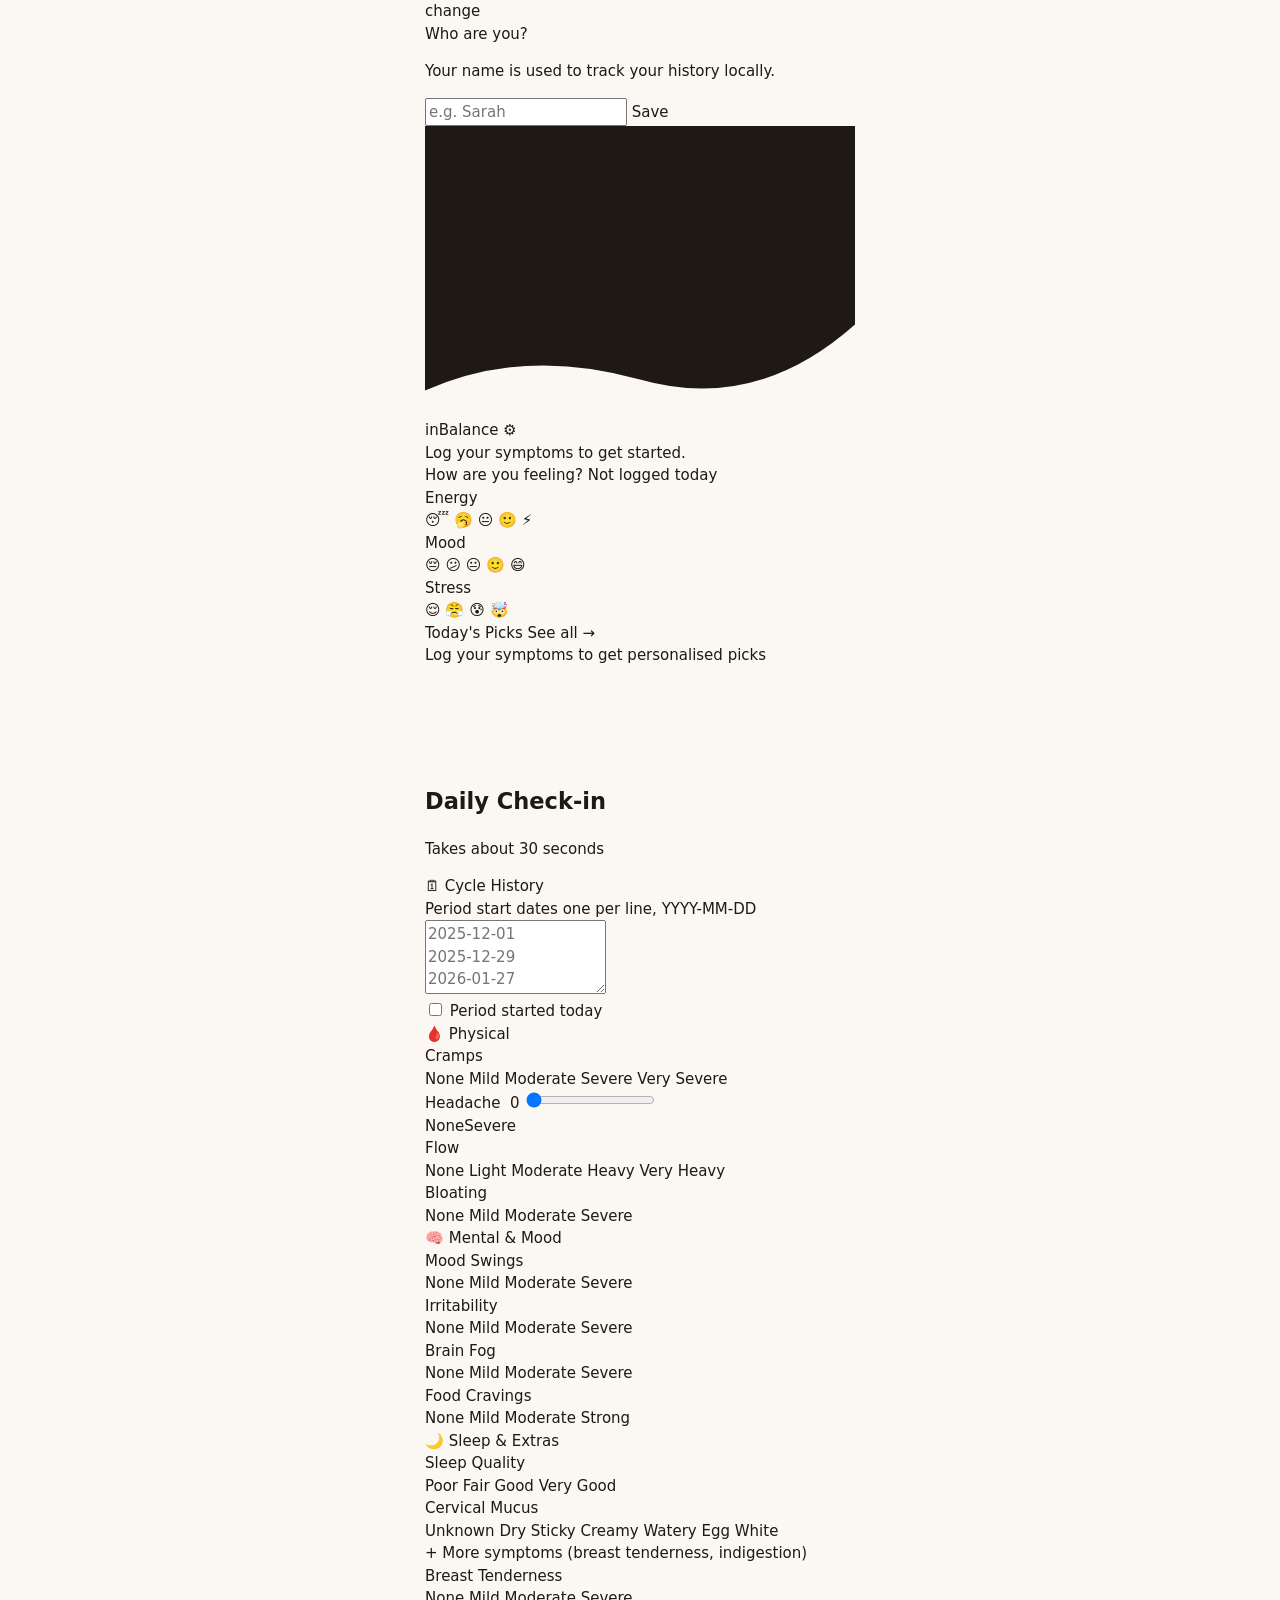
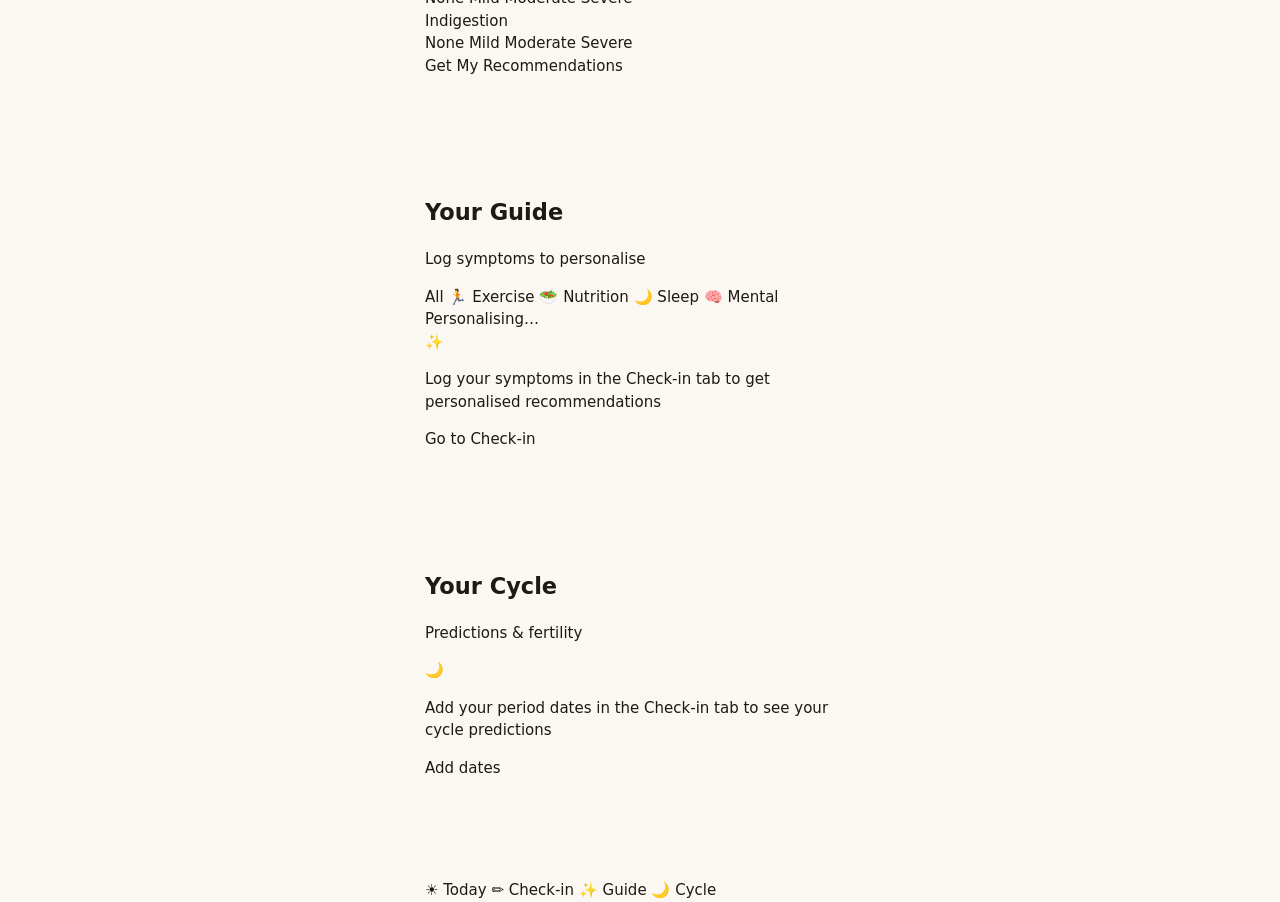
<file: templates/_legacy/index.html>
<!DOCTYPE html>
<html lang="en">
<head>
  <meta charset="UTF-8" />
  <meta name="viewport" content="width=device-width, initial-scale=1.0, maximum-scale=1.0" />
  <title>inBalance</title>
  <link rel="stylesheet" href="/static/styles.css?v=9" />
</head>
<body>

  <div class="phone-wrap">
    <div class="app">

      <!-- ── User identity banner ───────────────────── -->
      <div id="user-banner">
        <span id="user-greeting"></span>
        <button id="user-switch" onclick="openUsernameModal()">change</button>
      </div>

      <!-- ── Username modal ─────────────────────────── -->
      <div id="username-modal">
        <div id="username-modal-box">
          <div id="username-modal-title">Who are you?</div>
          <p id="username-modal-sub">Your name is used to track your history locally.</p>
          <input id="username-input" type="text" placeholder="e.g. Sarah" maxlength="40" />
          <button id="username-confirm" onclick="confirmUsername()">Save</button>
        </div>
      </div>

      <!-- ── Screens ─────────────────────────────────── -->
      <div class="screens">

        <!-- TODAY TAB -->
        <div class="screen active" id="screen-today">

          <!-- Phase hero -->
          <div class="hero" id="hero">
            <svg class="hero-wave" viewBox="0 0 390 260" preserveAspectRatio="none" xmlns="http://www.w3.org/2000/svg">
              <path id="hero-wave-path" d="M0,0 L390,0 L390,180 Q300,260 195,230 Q90,200 0,240 Z" fill="currentColor"/>
            </svg>
            <div class="hero-content">
              <div class="hero-top">
                <span class="app-name">inBalance</span>
                <button class="icon-btn" id="hero-settings">⚙️</button>
              </div>
              <div class="phase-pill" id="hero-phase-pill"></div>
              <div class="hero-day" id="hero-day"></div>
              <div class="hero-message" id="hero-message">Log your symptoms to get started.</div>
            </div>
          </div>

          <!-- Quick vitals -->
          <div class="section">
            <div class="section-header">
              <span class="section-title">How are you feeling?</span>
              <span class="section-sub" id="vitals-status">Not logged today</span>
            </div>

            <div class="vitals-card" id="vitals-card">
              <div class="vital-row">
                <span class="vital-label">Energy</span>
                <div class="emoji-scale" data-signal="ENERGY">
                  <button class="emoji-btn" data-value="Very Low">😴</button>
                  <button class="emoji-btn" data-value="Low">🥱</button>
                  <button class="emoji-btn" data-value="Medium">😐</button>
                  <button class="emoji-btn" data-value="High">🙂</button>
                  <button class="emoji-btn" data-value="Very High">⚡</button>
                </div>
              </div>
              <div class="vital-row">
                <span class="vital-label">Mood</span>
                <div class="emoji-scale" data-signal="MOOD">
                  <button class="emoji-btn" data-value="Very Low">😔</button>
                  <button class="emoji-btn" data-value="Low">😕</button>
                  <button class="emoji-btn" data-value="Medium">😐</button>
                  <button class="emoji-btn" data-value="High">🙂</button>
                  <button class="emoji-btn" data-value="Very High">😄</button>
                </div>
              </div>
              <div class="vital-row">
                <span class="vital-label">Stress</span>
                <div class="emoji-scale" data-signal="STRESS">
                  <button class="emoji-btn" data-value="Low">😌</button>
                  <button class="emoji-btn" data-value="Moderate">😤</button>
                  <button class="emoji-btn" data-value="High">😰</button>
                  <button class="emoji-btn" data-value="Severe">🤯</button>
                </div>
              </div>
            </div>
          </div>

          <!-- Today's picks preview -->
          <div class="section">
            <div class="section-header">
              <span class="section-title">Today's Picks</span>
              <button class="link-btn" onclick="switchTab('guide')">See all →</button>
            </div>
            <div id="today-picks" class="picks-list">
              <div class="picks-placeholder">
                <span>Log your symptoms to get personalised picks</span>
              </div>
            </div>
          </div>

          <!-- Period proximity signal -->
          <div class="section" id="proximity-section" style="display:none">
            <div class="proximity-card" id="proximity-card"></div>
          </div>

          <!-- Cycle insight -->
          <div class="section" id="cycle-insight-section" style="display:none">
            <div class="insight-card" id="cycle-insight-card"></div>
          </div>

        </div>

        <!-- LOG TAB -->
        <div class="screen" id="screen-log">
          <div class="screen-header">
            <h2 class="screen-title">Daily Check-in</h2>
            <p class="screen-sub">Takes about 30 seconds</p>
          </div>

          <form id="log-form">

            <!-- Period dates -->
            <div class="log-section">
              <div class="log-section-title">🗓 Cycle History</div>
              <div class="log-field">
                <label>Period start dates <span class="label-hint">one per line, YYYY-MM-DD</span></label>
                <textarea id="period-dates" name="period_starts" rows="3"
                  placeholder="2025-12-01&#10;2025-12-29&#10;2026-01-27"></textarea>
              </div>
              <div class="pill-check-row">
                <label class="pill-check">
                  <input type="checkbox" id="period-today" name="period_start_logged" />
                  <span>Period started today</span>
                </label>
              </div>
            </div>

            <!-- Physical -->
            <div class="log-section">
              <div class="log-section-title">🩸 Physical</div>

              <div class="log-field">
                <label>Cramps</label>
                <div class="pill-selector" data-name="CRAMP">
                  <button type="button" class="pill" data-value="None">None</button>
                  <button type="button" class="pill" data-value="Mild">Mild</button>
                  <button type="button" class="pill" data-value="Moderate">Moderate</button>
                  <button type="button" class="pill" data-value="Severe">Severe</button>
                  <button type="button" class="pill" data-value="Very Severe">Very Severe</button>
                </div>
              </div>

              <div class="log-field">
                <label>Headache &nbsp;<span class="range-val" id="headache-val">0</span></label>
                <input type="range" id="headache" name="HEADACHE" min="0" max="10" step="1" value="0"
                  oninput="document.getElementById('headache-val').textContent = this.value" />
                <div class="range-labels"><span>None</span><span>Severe</span></div>
              </div>

              <div class="log-field">
                <label>Flow</label>
                <div class="pill-selector" data-name="FLOW">
                  <button type="button" class="pill" data-value="None">None</button>
                  <button type="button" class="pill" data-value="Light">Light</button>
                  <button type="button" class="pill" data-value="Moderate">Moderate</button>
                  <button type="button" class="pill" data-value="Heavy">Heavy</button>
                  <button type="button" class="pill" data-value="Very Heavy">Very Heavy</button>
                </div>
              </div>

              <div class="log-field">
                <label>Bloating</label>
                <div class="pill-selector" data-name="BLOATING">
                  <button type="button" class="pill" data-value="None">None</button>
                  <button type="button" class="pill" data-value="Mild">Mild</button>
                  <button type="button" class="pill" data-value="Moderate">Moderate</button>
                  <button type="button" class="pill" data-value="Severe">Severe</button>
                </div>
              </div>
            </div>

            <!-- Mental -->
            <div class="log-section">
              <div class="log-section-title">🧠 Mental &amp; Mood</div>

              <div class="log-field">
                <label>Mood Swings</label>
                <div class="pill-selector" data-name="MOOD_SWING">
                  <button type="button" class="pill" data-value="None">None</button>
                  <button type="button" class="pill" data-value="Mild">Mild</button>
                  <button type="button" class="pill" data-value="Moderate">Moderate</button>
                  <button type="button" class="pill" data-value="Severe">Severe</button>
                </div>
              </div>

              <div class="log-field">
                <label>Irritability</label>
                <div class="pill-selector" data-name="IRRITABILITY">
                  <button type="button" class="pill" data-value="None">None</button>
                  <button type="button" class="pill" data-value="Mild">Mild</button>
                  <button type="button" class="pill" data-value="Moderate">Moderate</button>
                  <button type="button" class="pill" data-value="Severe">Severe</button>
                </div>
              </div>

              <div class="log-field">
                <label>Brain Fog</label>
                <div class="pill-selector" data-name="BRAIN_FOG">
                  <button type="button" class="pill" data-value="None">None</button>
                  <button type="button" class="pill" data-value="Mild">Mild</button>
                  <button type="button" class="pill" data-value="Moderate">Moderate</button>
                  <button type="button" class="pill" data-value="Severe">Severe</button>
                </div>
              </div>

              <div class="log-field">
                <label>Food Cravings</label>
                <div class="pill-selector" data-name="CRAVINGS">
                  <button type="button" class="pill" data-value="None">None</button>
                  <button type="button" class="pill" data-value="Mild">Mild</button>
                  <button type="button" class="pill" data-value="Moderate">Moderate</button>
                  <button type="button" class="pill" data-value="Strong">Strong</button>
                </div>
              </div>
            </div>

            <!-- Sleep -->
            <div class="log-section">
              <div class="log-section-title">🌙 Sleep &amp; Extras</div>

              <div class="log-field">
                <label>Sleep Quality</label>
                <div class="pill-selector" data-name="SLEEP_QUALITY">
                  <button type="button" class="pill" data-value="Poor">Poor</button>
                  <button type="button" class="pill" data-value="Fair">Fair</button>
                  <button type="button" class="pill" data-value="Good">Good</button>
                  <button type="button" class="pill" data-value="Very Good">Very Good</button>
                </div>
              </div>

              <div class="log-field">
                <label>Cervical Mucus</label>
                <div class="pill-selector" data-name="cervical_mucus">
                  <button type="button" class="pill" data-value="unknown">Unknown</button>
                  <button type="button" class="pill" data-value="dry">Dry</button>
                  <button type="button" class="pill" data-value="sticky">Sticky</button>
                  <button type="button" class="pill" data-value="creamy">Creamy</button>
                  <button type="button" class="pill" data-value="watery">Watery</button>
                  <button type="button" class="pill" data-value="eggwhite">Egg White</button>
                </div>
              </div>

              <!-- Collapsible extras -->
              <div class="log-field">
                <button type="button" class="expand-btn" id="extras-toggle">
                  + More symptoms (breast tenderness, indigestion)
                </button>
              </div>
              <div class="extras-section" id="extras-section">
                <div class="log-field">
                  <label>Breast Tenderness</label>
                  <div class="pill-selector" data-name="BREAST_TENDERNESS">
                    <button type="button" class="pill" data-value="None">None</button>
                    <button type="button" class="pill" data-value="Mild">Mild</button>
                    <button type="button" class="pill" data-value="Moderate">Moderate</button>
                    <button type="button" class="pill" data-value="Severe">Severe</button>
                  </div>
                </div>
                <div class="log-field">
                  <label>Indigestion</label>
                  <div class="pill-selector" data-name="INDIGESTION">
                    <button type="button" class="pill" data-value="None">None</button>
                    <button type="button" class="pill" data-value="Mild">Mild</button>
                    <button type="button" class="pill" data-value="Moderate">Moderate</button>
                    <button type="button" class="pill" data-value="Severe">Severe</button>
                  </div>
                </div>
              </div>
            </div>

            <div class="log-submit-wrap">
              <button type="submit" class="submit-btn" id="submit-btn">
                <span id="submit-label">Get My Recommendations</span>
              </button>
            </div>

          </form>
        </div>

        <!-- GUIDE TAB -->
        <div class="screen" id="screen-guide">
          <div class="screen-header">
            <h2 class="screen-title">Your Guide</h2>
            <p class="screen-sub" id="guide-phase-sub">Log symptoms to personalise</p>
          </div>

          <!-- Domain filter tabs -->
          <div class="filter-tabs" id="filter-tabs">
            <button class="filter-tab active" data-domain="all">All</button>
            <button class="filter-tab" data-domain="exercise">🏃 Exercise</button>
            <button class="filter-tab" data-domain="nutrition">🥗 Nutrition</button>
            <button class="filter-tab" data-domain="sleep">🌙 Sleep</button>
            <button class="filter-tab" data-domain="mental">🧠 Mental</button>
          </div>

          <div id="guide-loading" class="guide-loading hidden">
            <div class="spinner"></div><span>Personalising…</span>
          </div>
          <div id="guide-empty" class="guide-empty">
            <div class="empty-icon">✨</div>
            <p>Log your symptoms in the Check-in tab to get personalised recommendations</p>
            <button class="submit-btn small" onclick="switchTab('log')">Go to Check-in</button>
          </div>
          <div id="guide-content" class="guide-content hidden"></div>
        </div>

        <!-- CYCLE TAB -->
        <div class="screen" id="screen-cycle">
          <div class="screen-header">
            <h2 class="screen-title">Your Cycle</h2>
            <p class="screen-sub">Predictions &amp; fertility</p>
          </div>
          <div id="cycle-content">
            <div class="guide-empty">
              <div class="empty-icon">🌙</div>
              <p>Add your period dates in the Check-in tab to see your cycle predictions</p>
              <button class="submit-btn small" onclick="switchTab('log')">Add dates</button>
            </div>
          </div>
        </div>

      </div>

      <!-- ── Error bar ───────────────────────────────── -->
      <div id="error-bar" class="error-bar hidden"></div>

      <!-- ── Bottom Nav ──────────────────────────────── -->
      <nav class="bottom-nav">
        <button class="nav-btn active" data-tab="today">
          <span class="nav-icon">☀️</span>
          <span class="nav-label">Today</span>
        </button>
        <button class="nav-btn" data-tab="log">
          <span class="nav-icon">✏️</span>
          <span class="nav-label">Check-in</span>
        </button>
        <button class="nav-btn" data-tab="guide">
          <span class="nav-icon">✨</span>
          <span class="nav-label">Guide</span>
        </button>
        <button class="nav-btn" data-tab="cycle">
          <span class="nav-icon">🌙</span>
          <span class="nav-label">Cycle</span>
        </button>
      </nav>

    </div>
  </div>

  <script src="/static/app.js?v=9"></script>
</body>
</html>
</file>
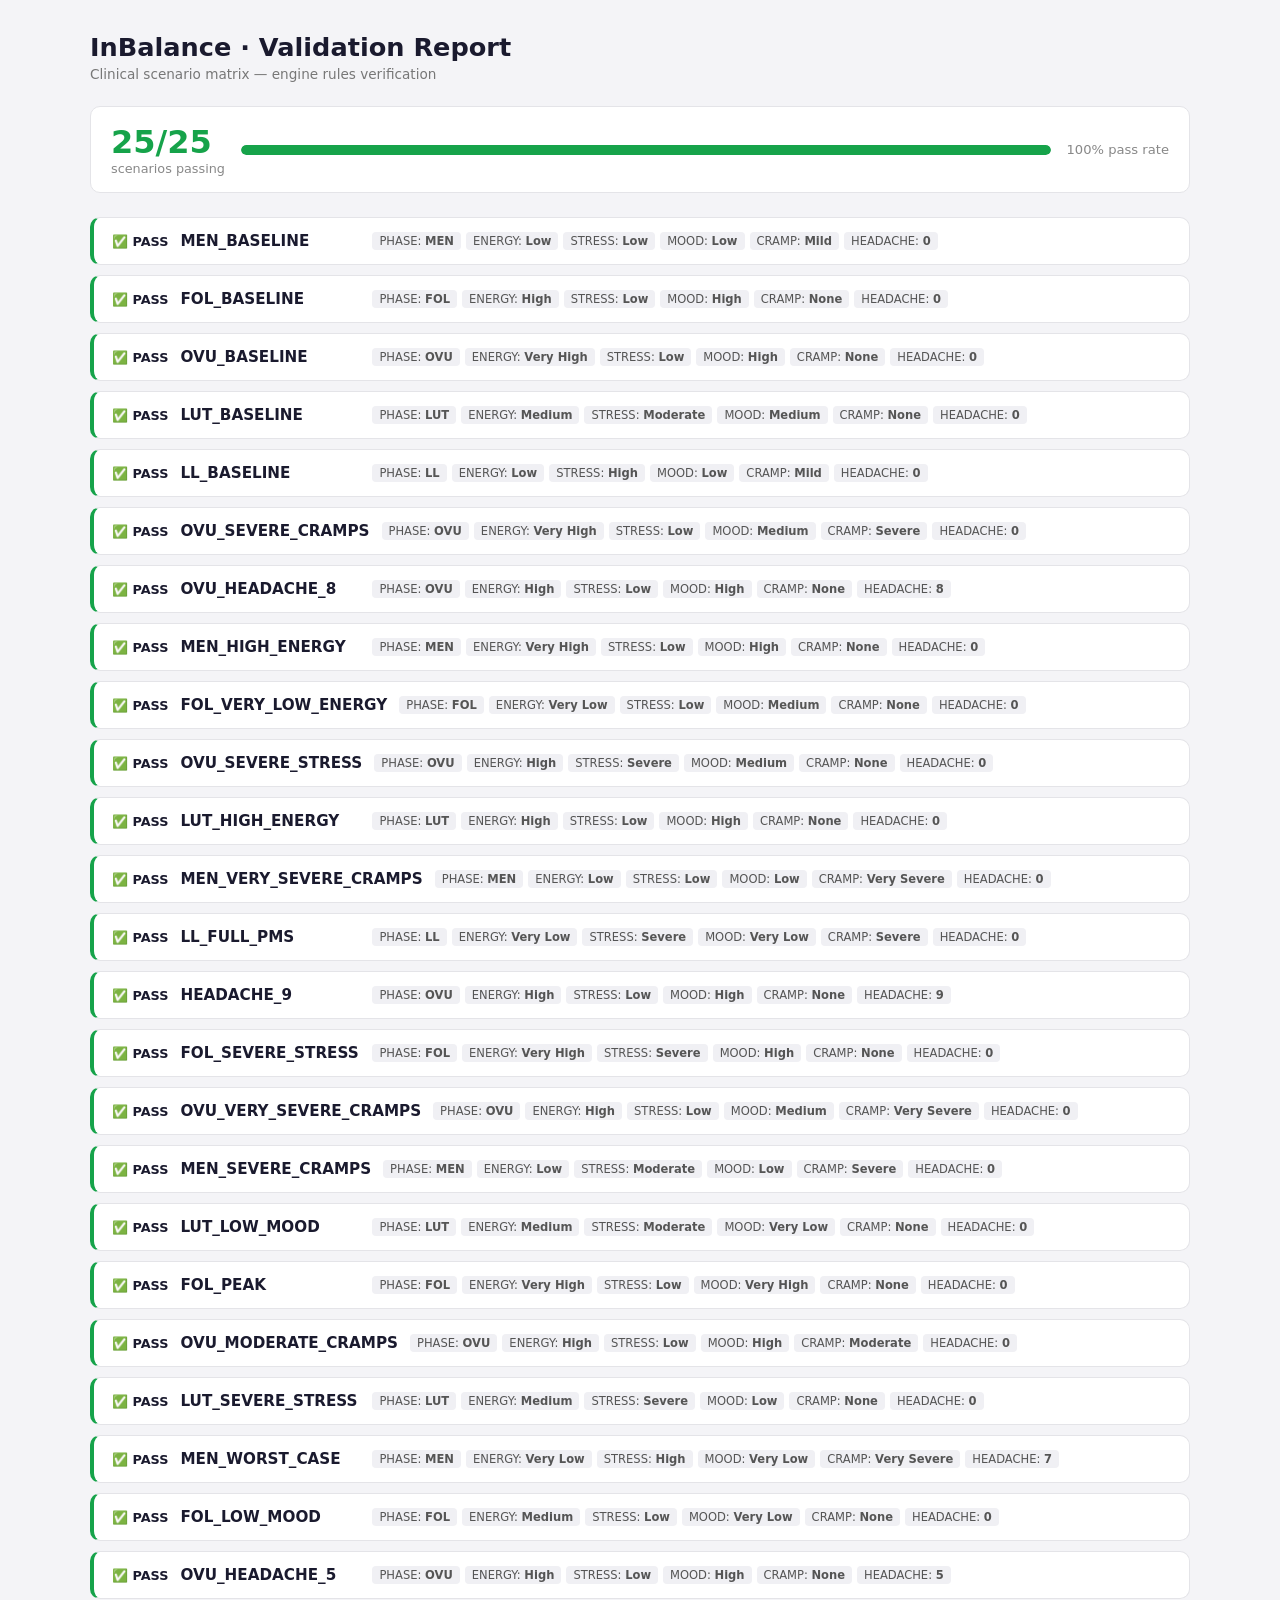
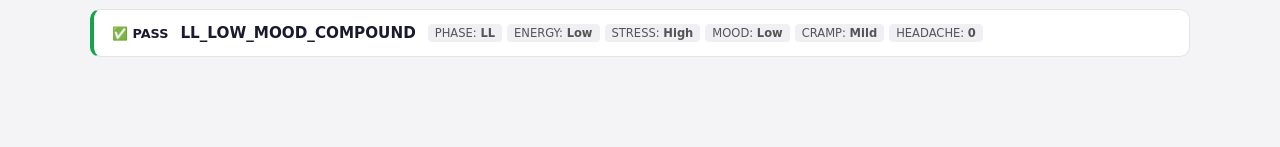
<file: tests/validation_report.html>
<!DOCTYPE html>
<html lang="en">
<head>
<meta charset="UTF-8"/>
<meta name="viewport" content="width=device-width,initial-scale=1"/>
<title>InBalance · Validation Report</title>
<style>
*, *::before, *::after { box-sizing: border-box; margin: 0; padding: 0; }
body { font-family: -apple-system, BlinkMacSystemFont, 'Segoe UI', system-ui, sans-serif;
       font-size: 14px; background: #f4f4f7; color: #1a1a2e; padding: 32px 20px 80px; }
.container { max-width: 1100px; margin: 0 auto; }
h1 { font-size: 1.6rem; font-weight: 700; margin-bottom: 4px; }
.subtitle { color: #777; font-size: 0.85rem; margin-bottom: 24px; }

/* Summary bar */
.summary { display: flex; align-items: center; gap: 16px; background: #fff;
            border: 1px solid #e4e4e8; border-radius: 10px; padding: 16px 20px;
            margin-bottom: 24px; }
.summary-score { font-size: 2rem; font-weight: 800; color: #16a34a; }
.summary-score.has-fail { color: #dc2626; }
.summary-label { font-size: 0.8rem; color: #888; }
.summary-bar { flex: 1; height: 10px; background: #f0f0f4; border-radius: 5px; overflow: hidden; }
.summary-fill { height: 100%; background: #16a34a; border-radius: 5px;
                  width: 100%; transition: width 0.4s; }

/* Cards */
.card { background: #fff; border: 1px solid #e4e4e8; border-radius: 10px;
         margin-bottom: 10px; overflow: hidden; }
.card-pass { border-left: 4px solid #16a34a; }
.card-fail { border-left: 4px solid #dc2626; }
summary { list-style: none; padding: 14px 18px; cursor: pointer;
           display: flex; align-items: center; gap: 12px; flex-wrap: wrap; }
summary::-webkit-details-marker { display: none; }
summary:hover { background: #f9f9fb; }
.status-badge { font-size: 0.8rem; font-weight: 700; white-space: nowrap; }
.scenario-name { font-weight: 700; font-size: 0.95rem; min-width: 180px; }
.input-badges { display: flex; flex-wrap: wrap; gap: 5px; }
.badge { font-size: 0.72rem; background: #f0f0f4; border-radius: 4px; padding: 2px 7px; color: #555; }

.card-body { padding: 16px 18px 20px; border-top: 1px solid #f0f0f4; }
.fail-block { background: #fff5f5; border: 1px solid #fecaca; border-radius: 6px;
               padding: 10px 14px; margin-bottom: 14px; color: #b91c1c; font-size: 0.82rem; }
.fail-block ul { margin-left: 18px; margin-top: 4px; }

.two-col { display: grid; grid-template-columns: 280px 1fr; gap: 20px; }
h4 { font-size: 0.75rem; text-transform: uppercase; letter-spacing: 0.06em;
      color: #aaa; margin-bottom: 10px; font-weight: 600; }

/* Assertions */
.assert-row { font-size: 0.82rem; padding: 5px 8px; border-radius: 5px;
               margin-bottom: 4px; }
.assert-pass { background: #f0fdf4; color: #166534; }
.assert-fail { background: #fff5f5; color: #991b1b; font-weight: 600; }

/* Results */
.domain-block { padding: 8px 12px; margin-bottom: 10px; border-radius: 6px;
                 background: #fafafa; }
.domain-label { font-size: 0.7rem; font-weight: 700; text-transform: uppercase;
                 letter-spacing: 0.08em; margin-bottom: 8px; }
.cat-block { margin-bottom: 10px; }
.cat-label { font-size: 0.68rem; color: #bbb; text-transform: uppercase;
              letter-spacing: 0.06em; margin-bottom: 4px; font-weight: 600; }
.rec-item { display: flex; flex-wrap: wrap; align-items: baseline; gap: 6px;
             padding: 5px 0; border-bottom: 1px solid #f0f0f4; }
.rec-item:last-child { border-bottom: none; }
.rec-score { font-size: 0.75rem; font-weight: 700; color: #6c5ce7;
              min-width: 30px; text-align: right; }
.rec-text { font-size: 0.82rem; color: #333; flex: 1; min-width: 200px; }
.chips { display: flex; flex-wrap: wrap; gap: 3px; width: 100%; padding-left: 36px; }
.chip { font-size: 0.65rem; background: #ede9fe; color: #6c5ce7;
          border-radius: 3px; padding: 1px 5px; }
.blocked-note { font-size: 0.72rem; color: #dc2626; margin-top: 6px;
                  background: #fff5f5; border-radius: 4px; padding: 4px 8px; }

@media (max-width: 700px) {
  .two-col { grid-template-columns: 1fr; }
}
</style>
</head>
<body>
<div class="container">
  <h1>InBalance · Validation Report</h1>
  <p class="subtitle">Clinical scenario matrix — engine rules verification</p>

  <div class="summary">
    <div>
      <div class="summary-score ">25/25</div>
      <div class="summary-label">scenarios passing</div>
    </div>
    <div class="summary-bar"><div class="summary-fill"></div></div>
    <div style="font-size:0.82rem;color:#888">100% pass rate</div>
  </div>

  
    <details class="card card-pass">
      <summary>
        <span class="status-badge">✅ PASS</span>
        <span class="scenario-name">MEN_BASELINE</span>
        <span class="input-badges"><span class="badge">PHASE: <strong>MEN</strong></span> <span class="badge">ENERGY: <strong>Low</strong></span> <span class="badge">STRESS: <strong>Low</strong></span> <span class="badge">MOOD: <strong>Low</strong></span> <span class="badge">CRAMP: <strong>Mild</strong></span> <span class="badge">HEADACHE: <strong>0</strong></span></span>
      </summary>
      <div class="card-body">
        
        <div class="two-col">
          <div class="col-assertions">
            <h4>Assertions</h4>
            <div class="assert-row assert-pass">✅ top_tag: 'cramps_relief' in exercise/recovery</div>
<div class="assert-row assert-pass">✅ top_tag: 'iron' in nutrition/guidance</div>
<div class="assert-row assert-pass">✅ not_top_tag: 'goal_setting' in mental/guidance</div>
<div class="assert-row assert-pass">✅ score_gap: exercise/recovery beats training by ≥5</div>
          </div>
          <div class="col-results">
            <h4>Top-3 Results</h4>
            
        <div class="domain-block" style="border-left:3px solid #2563eb">
          <div class="domain-label" style="color:#2563eb">EXERCISE</div>
          
            <div class="cat-block">
              <div class="cat-label">recovery</div>
              
                <div class="rec-item">
                  <span class="rec-score">104.67</span>
                  <span class="rec-text">Gentle yoga or stretching – short recovery flow</span>
                  <div class="chips"><span class="chip">low_intensity</span> <span class="chip">cramps_relief</span> <span class="chip">light_activity</span> <span class="chip">yoga</span> <span class="chip">flexibility</span></div>
                </div>
                <div class="rec-item">
                  <span class="rec-score">104.67</span>
                  <span class="rec-text">Gentle yoga or stretching – standard session</span>
                  <div class="chips"><span class="chip">low_intensity</span> <span class="chip">cramps_relief</span> <span class="chip">light_activity</span> <span class="chip">yoga</span> <span class="chip">flexibility</span></div>
                </div>
                <div class="rec-item">
                  <span class="rec-score">104.67</span>
                  <span class="rec-text">Gentle yoga or stretching – extended flow</span>
                  <div class="chips"><span class="chip">low_intensity</span> <span class="chip">cramps_relief</span> <span class="chip">light_activity</span> <span class="chip">yoga</span> <span class="chip">flexibility</span></div>
                </div>
              
            </div>
            <div class="cat-block">
              <div class="cat-label">training</div>
              
                <div class="rec-item">
                  <span class="rec-score">91.83</span>
                  <span class="rec-text">Foam rolling warm-up – targeted myofascial release before training (qu…</span>
                  <div class="chips"><span class="chip">low_intensity</span> <span class="chip">recovery</span> <span class="chip">light_activity</span> <span class="chip">flexibility</span></div>
                </div>
                <div class="rec-item">
                  <span class="rec-score">91.83</span>
                  <span class="rec-text">Foam rolling warm-up – full-body self-release prep session</span>
                  <div class="chips"><span class="chip">low_intensity</span> <span class="chip">recovery</span> <span class="chip">light_activity</span> <span class="chip">flexibility</span></div>
                </div>
                <div class="rec-item">
                  <span class="rec-score">81.33</span>
                  <span class="rec-text">Dynamic warm-up – quick activation sequence before training</span>
                  <div class="chips"><span class="chip">low_intensity</span> <span class="chip">flexibility</span> <span class="chip">light_activity</span></div>
                </div>
              
            </div>
        </div>

        <div class="domain-block" style="border-left:3px solid #16a34a">
          <div class="domain-label" style="color:#16a34a">NUTRITION</div>
          
            <div class="cat-block">
              <div class="cat-label">guidance</div>
              
                <div class="rec-item">
                  <span class="rec-score">90.0</span>
                  <span class="rec-text">Increase iron intake with lentils, spinach, or molasses paired with ci…</span>
                  <div class="chips"><span class="chip">moderate_intensity</span> <span class="chip">iron</span> <span class="chip">energy_support</span></div>
                </div>
                <div class="rec-item">
                  <span class="rec-score">85.33</span>
                  <span class="rec-text">Incorporate omega-3 sources such as sardines, walnuts, flax, or olive …</span>
                  <div class="chips"><span class="chip">anti_inflammatory</span> <span class="chip">cramps_relief</span> <span class="chip">omega3</span> <span class="chip">skin_support</span> <span class="chip">moderate_intensity</span></div>
                </div>
                <div class="rec-item">
                  <span class="rec-score">78.0</span>
                  <span class="rec-text">Warm evening snack: golden milk, medjool dates, or magnesium-rich dark…</span>
                  <div class="chips"><span class="chip">magnesium</span> <span class="chip">low_intensity</span> <span class="chip">mood_support</span> <span class="chip">complex_carbs</span> <span class="chip">sleep_support</span></div>
                </div>
              
            </div>
            <div class="cat-block">
              <div class="cat-label">recovery</div>
              
                <div class="rec-item">
                  <span class="rec-score">115.67</span>
                  <span class="rec-text">Prepare an iron-rich recovery meal: lentil soup, spinach salad, or liv…</span>
                  <div class="chips"><span class="chip">cramps_relief</span> <span class="chip">moderate_intensity</span> <span class="chip">iron</span> <span class="chip">recovery</span> <span class="chip">energy_support</span></div>
                </div>
                <div class="rec-item">
                  <span class="rec-score">86.67</span>
                  <span class="rec-text">Focus on protein-rich meals (fish, legumes, eggs)</span>
                  <div class="chips"><span class="chip">meal_composition</span> <span class="chip">recovery</span> <span class="chip">moderate_intensity</span> <span class="chip">protein</span> <span class="chip">energy_support</span></div>
                </div>
                <div class="rec-item">
                  <span class="rec-score">77.67</span>
                  <span class="rec-text">Eat a carb-reload recovery bowl: rice, sweet potato, or oats with prot…</span>
                  <div class="chips"><span class="chip">complex_carbs</span> <span class="chip">moderate_intensity</span> <span class="chip">pre_workout</span> <span class="chip">recovery</span> <span class="chip">energy_support</span></div>
                </div>
              
            </div>
        </div>

        <div class="domain-block" style="border-left:3px solid #7c3aed">
          <div class="domain-label" style="color:#7c3aed">SLEEP</div>
          
            <div class="cat-block">
              <div class="cat-label">guidance</div>
              
                <div class="rec-item">
                  <span class="rec-score">76.67</span>
                  <span class="rec-text">Set a consistent bedtime and wake time to stabilize circadian rhythm</span>
                  <div class="chips"><span class="chip">routine</span> <span class="chip">moderate_intensity</span> <span class="chip">sleep_support</span> <span class="chip">energy_support</span></div>
                </div>
                <div class="rec-item">
                  <span class="rec-score">76.67</span>
                  <span class="rec-text">Full 45-60 minute wind-down protocol: warm bath, gentle stretching, an…</span>
                  <div class="chips"><span class="chip">low_intensity</span> <span class="chip">routine</span> <span class="chip">stress_relief</span> <span class="chip">sleep_support</span></div>
                </div>
                <div class="rec-item">
                  <span class="rec-score">76.33</span>
                  <span class="rec-text">Stick to strict bedtime routine (same time daily) to stabilize mood an…</span>
                  <div class="chips"><span class="chip">mood_support</span> <span class="chip">routine</span> <span class="chip">moderate_intensity</span> <span class="chip">sleep_support</span></div>
                </div>
              
            </div>
            <div class="cat-block">
              <div class="cat-label">recovery</div>
              
                <div class="rec-item">
                  <span class="rec-score">82.33</span>
                  <span class="rec-text">Extended evening self-reflection: journal, body scan, and release ritu…</span>
                  <div class="chips"><span class="chip">low_intensity</span> <span class="chip">breathwork</span> <span class="chip">mood_support</span> <span class="chip">stress_relief</span> <span class="chip">journaling</span> <span class="chip">sleep_support</span></div>
                </div>
                <div class="rec-item">
                  <span class="rec-score">78.67</span>
                  <span class="rec-text">Do gentle stretching or relaxation before bed to improve sleep onset</span>
                  <div class="chips"><span class="chip">low_intensity</span> <span class="chip">breathwork</span> <span class="chip">stress_relief</span> <span class="chip">sleep_support</span> <span class="chip">flexibility</span></div>
                </div>
                <div class="rec-item">
                  <span class="rec-score">76.67</span>
                  <span class="rec-text">Do 10 minutes of deep breathing or progressive relaxation before bed</span>
                  <div class="chips"><span class="chip">low_intensity</span> <span class="chip">breathwork</span> <span class="chip">cramps_relief</span> <span class="chip">stress_relief</span></div>
                </div>
              
            </div>
        </div>

        <div class="domain-block" style="border-left:3px solid #d97706">
          <div class="domain-label" style="color:#d97706">MENTAL</div>
          
            <div class="cat-block">
              <div class="cat-label">guidance</div>
              
                <div class="rec-item">
                  <span class="rec-score">90.0</span>
                  <span class="rec-text">Get 10-15 minutes of morning sunlight to boost serotonin, mood, and re…</span>
                  <div class="chips"><span class="chip">low_intensity</span> <span class="chip">mood_support</span> <span class="chip">circadian_rhythm</span> <span class="chip">environment</span> <span class="chip">sleep_support</span></div>
                </div>
                <div class="rec-item">
                  <span class="rec-score">88.0</span>
                  <span class="rec-text">Try gratitude journaling or affirmations</span>
                  <div class="chips"><span class="chip">low_intensity</span> <span class="chip">mood_support</span> <span class="chip">stress_relief</span> <span class="chip">journaling</span></div>
                </div>
                <div class="rec-item">
                  <span class="rec-score">85.0</span>
                  <span class="rec-text">Spend time outdoors or in sunlight</span>
                  <div class="chips"><span class="chip">mood_support</span> <span class="chip">environment</span> <span class="chip">moderate_intensity</span> <span class="chip">energy_support</span></div>
                </div>
              
            </div>
            <div class="cat-block">
              <div class="cat-label">recovery</div>
              
                <div class="rec-item">
                  <span class="rec-score">94.0</span>
                  <span class="rec-text">Mindful craving check-in: breathe and ask 'am I hungry, tired, stresse…</span>
                  <div class="chips"><span class="chip">low_intensity</span> <span class="chip">breathwork</span> <span class="chip">mood_support</span> <span class="chip">stress_relief</span> <span class="chip">self_awareness</span></div>
                </div>
                <div class="rec-item">
                  <span class="rec-score">94.0</span>
                  <span class="rec-text">Extended craving pause: breathe, hydrate, wait 10 minutes, then reasse…</span>
                  <div class="chips"><span class="chip">low_intensity</span> <span class="chip">breathwork</span> <span class="chip">mood_support</span> <span class="chip">stress_relief</span> <span class="chip">self_awareness</span></div>
                </div>
                <div class="rec-item">
                  <span class="rec-score">86.0</span>
                  <span class="rec-text">Practice calming breathwork or short meditation to ease irritability</span>
                  <div class="chips"><span class="chip">low_intensity</span> <span class="chip">mood_support</span> <span class="chip">breathwork</span> <span class="chip">stress_relief</span></div>
                </div>
              
            </div>
        </div>
          </div>
        </div>
      </div>
    </details>
    <details class="card card-pass">
      <summary>
        <span class="status-badge">✅ PASS</span>
        <span class="scenario-name">FOL_BASELINE</span>
        <span class="input-badges"><span class="badge">PHASE: <strong>FOL</strong></span> <span class="badge">ENERGY: <strong>High</strong></span> <span class="badge">STRESS: <strong>Low</strong></span> <span class="badge">MOOD: <strong>High</strong></span> <span class="badge">CRAMP: <strong>None</strong></span> <span class="badge">HEADACHE: <strong>0</strong></span></span>
      </summary>
      <div class="card-body">
        
        <div class="two-col">
          <div class="col-assertions">
            <h4>Assertions</h4>
            <div class="assert-row assert-pass">✅ top_tag: 'strength' in exercise/training</div>
<div class="assert-row assert-pass">✅ top_tag: 'creatine' in nutrition/guidance</div>
<div class="assert-row assert-pass">✅ top_tag: 'goal_setting' in mental/guidance</div>
          </div>
          <div class="col-results">
            <h4>Top-3 Results</h4>
            
        <div class="domain-block" style="border-left:3px solid #2563eb">
          <div class="domain-label" style="color:#2563eb">EXERCISE</div>
          
            <div class="cat-block">
              <div class="cat-label">recovery</div>
              
                <div class="rec-item">
                  <span class="rec-score">69.0</span>
                  <span class="rec-text">Outdoor nature walk – short exposure session in park or trail</span>
                  <div class="chips"><span class="chip">low_intensity</span> <span class="chip">mood_support</span> <span class="chip">light_activity</span> <span class="chip">environment</span> <span class="chip">cardio</span></div>
                </div>
                <div class="rec-item">
                  <span class="rec-score">69.0</span>
                  <span class="rec-text">Outdoor nature walk – standard session for mood and energy restoration</span>
                  <div class="chips"><span class="chip">low_intensity</span> <span class="chip">mood_support</span> <span class="chip">light_activity</span> <span class="chip">environment</span> <span class="chip">cardio</span></div>
                </div>
                <div class="rec-item">
                  <span class="rec-score">69.0</span>
                  <span class="rec-text">Outdoor nature walk – long trail session for full nervous system reset</span>
                  <div class="chips"><span class="chip">low_intensity</span> <span class="chip">mood_support</span> <span class="chip">light_activity</span> <span class="chip">environment</span> <span class="chip">cardio</span></div>
                </div>
              
            </div>
            <div class="cat-block">
              <div class="cat-label">training</div>
              
                <div class="rec-item">
                  <span class="rec-score">81.5</span>
                  <span class="rec-text">Plyometric jump training – box jumps or jump squats (FOL/OVU only)</span>
                  <div class="chips"><span class="chip">bone_support</span> <span class="chip">strength</span> <span class="chip">high_intensity</span> <span class="chip">plyometrics</span> <span class="chip">power</span></div>
                </div>
                <div class="rec-item">
                  <span class="rec-score">80.5</span>
                  <span class="rec-text">Sprint intervals – 6x30s all-out with full recovery (FOL/OVU only)</span>
                  <div class="chips"><span class="chip">hiit</span> <span class="chip">bone_support</span> <span class="chip">sprint</span> <span class="chip">high_intensity</span> <span class="chip">power</span></div>
                </div>
                <div class="rec-item">
                  <span class="rec-score">80.0</span>
                  <span class="rec-text">Consistent aerobic activity (cycling, swimming, walking)</span>
                  <div class="chips"><span class="chip">moderate_intensity</span> <span class="chip">endurance</span> <span class="chip">cardio</span></div>
                </div>
              
            </div>
        </div>

        <div class="domain-block" style="border-left:3px solid #16a34a">
          <div class="domain-label" style="color:#16a34a">NUTRITION</div>
          
            <div class="cat-block">
              <div class="cat-label">guidance</div>
              
                <div class="rec-item">
                  <span class="rec-score">79.0</span>
                  <span class="rec-text">Consider creatine monohydrate 3-5g daily (especially FOL phase or peri…</span>
                  <div class="chips"><span class="chip">low_intensity</span> <span class="chip">mood_support</span> <span class="chip">bone_support</span> <span class="chip">creatine</span> <span class="chip">muscle_support</span></div>
                </div>
                <div class="rec-item">
                  <span class="rec-score">76.67</span>
                  <span class="rec-text">Aim for a rainbow plate with diverse colorful vegetables</span>
                  <div class="chips"><span class="chip">low_intensity</span> <span class="chip">baseline</span> <span class="chip">antioxidants</span></div>
                </div>
                <div class="rec-item">
                  <span class="rec-score">73.5</span>
                  <span class="rec-text">Full afternoon mini-meal to prevent evening cravings and energy crash</span>
                  <div class="chips"><span class="chip">complex_carbs</span> <span class="chip">meal_composition</span> <span class="chip">moderate_intensity</span> <span class="chip">protein</span> <span class="chip">energy_support</span></div>
                </div>
              
            </div>
            <div class="cat-block">
              <div class="cat-label">recovery</div>
              
                <div class="rec-item">
                  <span class="rec-score">85.5</span>
                  <span class="rec-text">Consume 35-40g protein within 30 minutes of training to maximize muscl…</span>
                  <div class="chips"><span class="chip">muscle_support</span> <span class="chip">recovery</span> <span class="chip">post_workout</span> <span class="chip">moderate_intensity</span> <span class="chip">protein</span></div>
                </div>
                <div class="rec-item">
                  <span class="rec-score">79.5</span>
                  <span class="rec-text">Focus on protein-rich meals (fish, legumes, eggs)</span>
                  <div class="chips"><span class="chip">meal_composition</span> <span class="chip">recovery</span> <span class="chip">moderate_intensity</span> <span class="chip">protein</span> <span class="chip">energy_support</span></div>
                </div>
                <div class="rec-item">
                  <span class="rec-score">75.67</span>
                  <span class="rec-text">Eat a carb-reload recovery bowl: rice, sweet potato, or oats with prot…</span>
                  <div class="chips"><span class="chip">complex_carbs</span> <span class="chip">moderate_intensity</span> <span class="chip">pre_workout</span> <span class="chip">recovery</span> <span class="chip">energy_support</span></div>
                </div>
              <div class="blocked-note">🚫 1 blocked · tags: cramps_relief, energy_support, iron, recovery</div>
            </div>
        </div>

        <div class="domain-block" style="border-left:3px solid #7c3aed">
          <div class="domain-label" style="color:#7c3aed">SLEEP</div>
          
            <div class="cat-block">
              <div class="cat-label">guidance</div>
              
                <div class="rec-item">
                  <span class="rec-score">76.0</span>
                  <span class="rec-text">Set a consistent bedtime and wake time to stabilize circadian rhythm</span>
                  <div class="chips"><span class="chip">routine</span> <span class="chip">moderate_intensity</span> <span class="chip">sleep_support</span> <span class="chip">energy_support</span></div>
                </div>
                <div class="rec-item">
                  <span class="rec-score">76.0</span>
                  <span class="rec-text">Full 45-60 minute wind-down protocol: warm bath, gentle stretching, an…</span>
                  <div class="chips"><span class="chip">low_intensity</span> <span class="chip">routine</span> <span class="chip">stress_relief</span> <span class="chip">sleep_support</span></div>
                </div>
                <div class="rec-item">
                  <span class="rec-score">74.0</span>
                  <span class="rec-text">Keep a calming wind-down routine (dim lights, screen off 1h before bed…</span>
                  <div class="chips"><span class="chip">low_intensity</span> <span class="chip">routine</span> <span class="chip">stress_relief</span> <span class="chip">sleep_support</span></div>
                </div>
              
            </div>
            <div class="cat-block">
              <div class="cat-label">recovery</div>
              
                <div class="rec-item">
                  <span class="rec-score">69.0</span>
                  <span class="rec-text">Warm shower or bath 60-90 minutes before bed to trigger core cooling f…</span>
                  <div class="chips"><span class="chip">low_intensity</span> <span class="chip">stress_relief</span> <span class="chip">environment</span> <span class="chip">sleep_support</span> <span class="chip">temperature_regulation</span></div>
                </div>
                <div class="rec-item">
                  <span class="rec-score">68.0</span>
                  <span class="rec-text">Contrast protocol: warm bath followed by cool bedroom for optimal slee…</span>
                  <div class="chips"><span class="chip">low_intensity</span> <span class="chip">environment</span> <span class="chip">contrast_therapy</span> <span class="chip">sleep_support</span> <span class="chip">temperature_regulation</span></div>
                </div>
                <div class="rec-item">
                  <span class="rec-score">65.0</span>
                  <span class="rec-text">Do gentle stretching or relaxation before bed to improve sleep onset</span>
                  <div class="chips"><span class="chip">low_intensity</span> <span class="chip">breathwork</span> <span class="chip">stress_relief</span> <span class="chip">sleep_support</span> <span class="chip">flexibility</span></div>
                </div>
              
            </div>
        </div>

        <div class="domain-block" style="border-left:3px solid #d97706">
          <div class="domain-label" style="color:#d97706">MENTAL</div>
          
            <div class="cat-block">
              <div class="cat-label">guidance</div>
              
                <div class="rec-item">
                  <span class="rec-score">90.0</span>
                  <span class="rec-text">Track mood, energy, and sleep daily – use your data to plan training i…</span>
                  <div class="chips"><span class="chip">low_intensity</span> <span class="chip">tracking</span> <span class="chip">goal_setting</span> <span class="chip">self_awareness</span> <span class="chip">readiness</span></div>
                </div>
                <div class="rec-item">
                  <span class="rec-score">84.0</span>
                  <span class="rec-text">Cycle awareness journal: map today's energy, mood, and body signals to…</span>
                  <div class="chips"><span class="chip">low_intensity</span> <span class="chip">tracking</span> <span class="chip">journaling</span> <span class="chip">goal_setting</span> <span class="chip">self_awareness</span></div>
                </div>
                <div class="rec-item">
                  <span class="rec-score">84.0</span>
                  <span class="rec-text">Extended cycle journaling: reflect on last cycle patterns and upcoming…</span>
                  <div class="chips"><span class="chip">low_intensity</span> <span class="chip">tracking</span> <span class="chip">journaling</span> <span class="chip">goal_setting</span> <span class="chip">self_awareness</span></div>
                </div>
              
            </div>
            <div class="cat-block">
              <div class="cat-label">recovery</div>
              
                <div class="rec-item">
                  <span class="rec-score">84.0</span>
                  <span class="rec-text">Extended cognitive offload: brain dump + weekly simplification – relea…</span>
                  <div class="chips"><span class="chip">low_intensity</span> <span class="chip">stress_relief</span> <span class="chip">journaling</span> <span class="chip">goal_setting</span> <span class="chip">self_awareness</span></div>
                </div>
                <div class="rec-item">
                  <span class="rec-score">80.0</span>
                  <span class="rec-text">Craving pattern review: look across your log from the past week to ide…</span>
                  <div class="chips"><span class="chip">low_intensity</span> <span class="chip">tracking</span> <span class="chip">journaling</span> <span class="chip">goal_setting</span> <span class="chip">self_awareness</span></div>
                </div>
                <div class="rec-item">
                  <span class="rec-score">74.0</span>
                  <span class="rec-text">Full brain dump + triage: write everything, then highlight the one ess…</span>
                  <div class="chips"><span class="chip">low_intensity</span> <span class="chip">routine</span> <span class="chip">stress_relief</span> <span class="chip">journaling</span> <span class="chip">self_awareness</span></div>
                </div>
              
            </div>
        </div>
          </div>
        </div>
      </div>
    </details>
    <details class="card card-pass">
      <summary>
        <span class="status-badge">✅ PASS</span>
        <span class="scenario-name">OVU_BASELINE</span>
        <span class="input-badges"><span class="badge">PHASE: <strong>OVU</strong></span> <span class="badge">ENERGY: <strong>Very High</strong></span> <span class="badge">STRESS: <strong>Low</strong></span> <span class="badge">MOOD: <strong>High</strong></span> <span class="badge">CRAMP: <strong>None</strong></span> <span class="badge">HEADACHE: <strong>0</strong></span></span>
      </summary>
      <div class="card-body">
        
        <div class="two-col">
          <div class="col-assertions">
            <h4>Assertions</h4>
            <div class="assert-row assert-pass">✅ top_tag: 'heavy_strength' in exercise/training</div>
<div class="assert-row assert-pass">✅ top_tag: 'social' in mental/guidance</div>
<div class="assert-row assert-pass">✅ top_tag: 'antioxidants' in nutrition/guidance</div>
          </div>
          <div class="col-results">
            <h4>Top-3 Results</h4>
            
        <div class="domain-block" style="border-left:3px solid #2563eb">
          <div class="domain-label" style="color:#2563eb">EXERCISE</div>
          
            <div class="cat-block">
              <div class="cat-label">recovery</div>
              
                <div class="rec-item">
                  <span class="rec-score">66.5</span>
                  <span class="rec-text">Outdoor nature walk – short exposure session in park or trail</span>
                  <div class="chips"><span class="chip">low_intensity</span> <span class="chip">mood_support</span> <span class="chip">light_activity</span> <span class="chip">environment</span> <span class="chip">cardio</span></div>
                </div>
                <div class="rec-item">
                  <span class="rec-score">66.5</span>
                  <span class="rec-text">Outdoor nature walk – standard session for mood and energy restoration</span>
                  <div class="chips"><span class="chip">low_intensity</span> <span class="chip">mood_support</span> <span class="chip">light_activity</span> <span class="chip">environment</span> <span class="chip">cardio</span></div>
                </div>
                <div class="rec-item">
                  <span class="rec-score">66.5</span>
                  <span class="rec-text">Outdoor nature walk – long trail session for full nervous system reset</span>
                  <div class="chips"><span class="chip">low_intensity</span> <span class="chip">mood_support</span> <span class="chip">light_activity</span> <span class="chip">environment</span> <span class="chip">cardio</span></div>
                </div>
              
            </div>
            <div class="cat-block">
              <div class="cat-label">training</div>
              
                <div class="rec-item">
                  <span class="rec-score">81.75</span>
                  <span class="rec-text">Heavy compound lifting – squat/deadlift/press (short session)</span>
                  <div class="chips"><span class="chip">heavy_strength</span> <span class="chip">bone_support</span> <span class="chip">strength</span> <span class="chip">high_intensity</span> <span class="chip">muscle_support</span></div>
                </div>
                <div class="rec-item">
                  <span class="rec-score">81.75</span>
                  <span class="rec-text">Heavy compound lifting – squat/deadlift/press (full session)</span>
                  <div class="chips"><span class="chip">heavy_strength</span> <span class="chip">bone_support</span> <span class="chip">strength</span> <span class="chip">high_intensity</span> <span class="chip">muscle_support</span></div>
                </div>
                <div class="rec-item">
                  <span class="rec-score">80.0</span>
                  <span class="rec-text">Plyometric jump training – box jumps or jump squats (FOL/OVU only)</span>
                  <div class="chips"><span class="chip">bone_support</span> <span class="chip">strength</span> <span class="chip">high_intensity</span> <span class="chip">plyometrics</span> <span class="chip">power</span></div>
                </div>
              
            </div>
        </div>

        <div class="domain-block" style="border-left:3px solid #16a34a">
          <div class="domain-label" style="color:#16a34a">NUTRITION</div>
          
            <div class="cat-block">
              <div class="cat-label">guidance</div>
              
                <div class="rec-item">
                  <span class="rec-score">80.0</span>
                  <span class="rec-text">Aim for a rainbow plate with diverse colorful vegetables</span>
                  <div class="chips"><span class="chip">low_intensity</span> <span class="chip">baseline</span> <span class="chip">antioxidants</span></div>
                </div>
                <div class="rec-item">
                  <span class="rec-score">78.0</span>
                  <span class="rec-text">Stay well hydrated with water, cucumber-infused water, or parsley wate…</span>
                  <div class="chips"><span class="chip">low_intensity</span> <span class="chip">hydration</span> <span class="chip">energy_support</span> <span class="chip">beverage</span></div>
                </div>
                <div class="rec-item">
                  <span class="rec-score">76.0</span>
                  <span class="rec-text">Add antioxidant-rich foods like berries, pomegranate, parsley, or fres…</span>
                  <div class="chips"><span class="chip">anti_inflammatory</span> <span class="chip">skin_support</span> <span class="chip">moderate_intensity</span> <span class="chip">antioxidants</span></div>
                </div>
              
            </div>
            <div class="cat-block">
              <div class="cat-label">recovery</div>
              
                <div class="rec-item">
                  <span class="rec-score">78.0</span>
                  <span class="rec-text">Focus on protein-rich meals (fish, legumes, eggs)</span>
                  <div class="chips"><span class="chip">meal_composition</span> <span class="chip">recovery</span> <span class="chip">moderate_intensity</span> <span class="chip">protein</span> <span class="chip">energy_support</span></div>
                </div>
                <div class="rec-item">
                  <span class="rec-score">73.67</span>
                  <span class="rec-text">Eat a carb-reload recovery bowl: rice, sweet potato, or oats with prot…</span>
                  <div class="chips"><span class="chip">complex_carbs</span> <span class="chip">moderate_intensity</span> <span class="chip">pre_workout</span> <span class="chip">recovery</span> <span class="chip">energy_support</span></div>
                </div>
                <div class="rec-item">
                  <span class="rec-score">66.67</span>
                  <span class="rec-text">Consume 35-40g protein within 30 minutes of training to maximize muscl…</span>
                  <div class="chips"><span class="chip">muscle_support</span> <span class="chip">recovery</span> <span class="chip">post_workout</span> <span class="chip">moderate_intensity</span> <span class="chip">protein</span></div>
                </div>
              <div class="blocked-note">🚫 1 blocked · tags: cramps_relief, energy_support, iron, recovery</div>
            </div>
        </div>

        <div class="domain-block" style="border-left:3px solid #7c3aed">
          <div class="domain-label" style="color:#7c3aed">SLEEP</div>
          
            <div class="cat-block">
              <div class="cat-label">guidance</div>
              
                <div class="rec-item">
                  <span class="rec-score">76.0</span>
                  <span class="rec-text">Set a consistent bedtime and wake time to stabilize circadian rhythm</span>
                  <div class="chips"><span class="chip">routine</span> <span class="chip">moderate_intensity</span> <span class="chip">sleep_support</span> <span class="chip">energy_support</span></div>
                </div>
                <div class="rec-item">
                  <span class="rec-score">76.0</span>
                  <span class="rec-text">Full 45-60 minute wind-down protocol: warm bath, gentle stretching, an…</span>
                  <div class="chips"><span class="chip">low_intensity</span> <span class="chip">routine</span> <span class="chip">stress_relief</span> <span class="chip">sleep_support</span></div>
                </div>
                <div class="rec-item">
                  <span class="rec-score">74.0</span>
                  <span class="rec-text">Keep a calming wind-down routine (dim lights, screen off 1h before bed…</span>
                  <div class="chips"><span class="chip">low_intensity</span> <span class="chip">routine</span> <span class="chip">stress_relief</span> <span class="chip">sleep_support</span></div>
                </div>
              
            </div>
            <div class="cat-block">
              <div class="cat-label">recovery</div>
              
                <div class="rec-item">
                  <span class="rec-score">69.0</span>
                  <span class="rec-text">Warm shower or bath 60-90 minutes before bed to trigger core cooling f…</span>
                  <div class="chips"><span class="chip">low_intensity</span> <span class="chip">stress_relief</span> <span class="chip">environment</span> <span class="chip">sleep_support</span> <span class="chip">temperature_regulation</span></div>
                </div>
                <div class="rec-item">
                  <span class="rec-score">68.0</span>
                  <span class="rec-text">Contrast protocol: warm bath followed by cool bedroom for optimal slee…</span>
                  <div class="chips"><span class="chip">low_intensity</span> <span class="chip">environment</span> <span class="chip">contrast_therapy</span> <span class="chip">sleep_support</span> <span class="chip">temperature_regulation</span></div>
                </div>
                <div class="rec-item">
                  <span class="rec-score">65.0</span>
                  <span class="rec-text">Do gentle stretching or relaxation before bed to improve sleep onset</span>
                  <div class="chips"><span class="chip">low_intensity</span> <span class="chip">breathwork</span> <span class="chip">stress_relief</span> <span class="chip">sleep_support</span> <span class="chip">flexibility</span></div>
                </div>
              
            </div>
        </div>

        <div class="domain-block" style="border-left:3px solid #d97706">
          <div class="domain-label" style="color:#d97706">MENTAL</div>
          
            <div class="cat-block">
              <div class="cat-label">guidance</div>
              
                <div class="rec-item">
                  <span class="rec-score">78.0</span>
                  <span class="rec-text">Prioritize social connection, fun activities, or collaborative work du…</span>
                  <div class="chips"><span class="chip">low_intensity</span> <span class="chip">social</span> <span class="chip">mood_support</span> <span class="chip">connection</span> <span class="chip">energy_support</span></div>
                </div>
                <div class="rec-item">
                  <span class="rec-score">72.0</span>
                  <span class="rec-text">Get 10-15 minutes of morning sunlight to boost serotonin, mood, and re…</span>
                  <div class="chips"><span class="chip">low_intensity</span> <span class="chip">mood_support</span> <span class="chip">circadian_rhythm</span> <span class="chip">environment</span> <span class="chip">sleep_support</span></div>
                </div>
                <div class="rec-item">
                  <span class="rec-score">70.0</span>
                  <span class="rec-text">Track mood, energy, and sleep daily – use your data to plan training i…</span>
                  <div class="chips"><span class="chip">low_intensity</span> <span class="chip">tracking</span> <span class="chip">goal_setting</span> <span class="chip">self_awareness</span> <span class="chip">readiness</span></div>
                </div>
              
            </div>
            <div class="cat-block">
              <div class="cat-label">recovery</div>
              
                <div class="rec-item">
                  <span class="rec-score">64.0</span>
                  <span class="rec-text">Full brain dump + triage: write everything, then highlight the one ess…</span>
                  <div class="chips"><span class="chip">low_intensity</span> <span class="chip">routine</span> <span class="chip">stress_relief</span> <span class="chip">journaling</span> <span class="chip">self_awareness</span></div>
                </div>
                <div class="rec-item">
                  <span class="rec-score">64.0</span>
                  <span class="rec-text">Extended cognitive offload: brain dump + weekly simplification – relea…</span>
                  <div class="chips"><span class="chip">low_intensity</span> <span class="chip">stress_relief</span> <span class="chip">journaling</span> <span class="chip">goal_setting</span> <span class="chip">self_awareness</span></div>
                </div>
                <div class="rec-item">
                  <span class="rec-score">62.0</span>
                  <span class="rec-text">Brain dump: write every task, worry, or thought to clear mental RAM</span>
                  <div class="chips"><span class="chip">low_intensity</span> <span class="chip">stress_relief</span> <span class="chip">journaling</span> <span class="chip">self_awareness</span></div>
                </div>
              
            </div>
        </div>
          </div>
        </div>
      </div>
    </details>
    <details class="card card-pass">
      <summary>
        <span class="status-badge">✅ PASS</span>
        <span class="scenario-name">LUT_BASELINE</span>
        <span class="input-badges"><span class="badge">PHASE: <strong>LUT</strong></span> <span class="badge">ENERGY: <strong>Medium</strong></span> <span class="badge">STRESS: <strong>Moderate</strong></span> <span class="badge">MOOD: <strong>Medium</strong></span> <span class="badge">CRAMP: <strong>None</strong></span> <span class="badge">HEADACHE: <strong>0</strong></span></span>
      </summary>
      <div class="card-body">
        
        <div class="two-col">
          <div class="col-assertions">
            <h4>Assertions</h4>
            <div class="assert-row assert-pass">✅ score_gap: exercise/recovery beats training by ≥3</div>
<div class="assert-row assert-pass">✅ top_tag: 'journaling' in mental/guidance</div>
<div class="assert-row assert-pass">✅ top_tag: 'anti_inflammatory' in nutrition/guidance</div>
          </div>
          <div class="col-results">
            <h4>Top-3 Results</h4>
            
        <div class="domain-block" style="border-left:3px solid #2563eb">
          <div class="domain-label" style="color:#2563eb">EXERCISE</div>
          
            <div class="cat-block">
              <div class="cat-label">recovery</div>
              
                <div class="rec-item">
                  <span class="rec-score">73.0</span>
                  <span class="rec-text">Gentle yoga or stretching – short recovery flow</span>
                  <div class="chips"><span class="chip">low_intensity</span> <span class="chip">cramps_relief</span> <span class="chip">light_activity</span> <span class="chip">yoga</span> <span class="chip">flexibility</span></div>
                </div>
                <div class="rec-item">
                  <span class="rec-score">73.0</span>
                  <span class="rec-text">Gentle yoga or stretching – standard session</span>
                  <div class="chips"><span class="chip">low_intensity</span> <span class="chip">cramps_relief</span> <span class="chip">light_activity</span> <span class="chip">yoga</span> <span class="chip">flexibility</span></div>
                </div>
                <div class="rec-item">
                  <span class="rec-score">73.0</span>
                  <span class="rec-text">Gentle yoga or stretching – extended flow</span>
                  <div class="chips"><span class="chip">low_intensity</span> <span class="chip">cramps_relief</span> <span class="chip">light_activity</span> <span class="chip">yoga</span> <span class="chip">flexibility</span></div>
                </div>
              
            </div>
            <div class="cat-block">
              <div class="cat-label">training</div>
              
                <div class="rec-item">
                  <span class="rec-score">70.0</span>
                  <span class="rec-text">Dynamic warm-up – standard pre-training joint and muscle prep</span>
                  <div class="chips"><span class="chip">low_intensity</span> <span class="chip">light_activity</span> <span class="chip">stability</span> <span class="chip">flexibility</span></div>
                </div>
                <div class="rec-item">
                  <span class="rec-score">70.0</span>
                  <span class="rec-text">Dynamic warm-up – extended mobility and activation circuit</span>
                  <div class="chips"><span class="chip">low_intensity</span> <span class="chip">light_activity</span> <span class="chip">stability</span> <span class="chip">flexibility</span></div>
                </div>
                <div class="rec-item">
                  <span class="rec-score">69.0</span>
                  <span class="rec-text">Joint mobility flow – hip, shoulder, and ankle circles before training…</span>
                  <div class="chips"><span class="chip">low_intensity</span> <span class="chip">light_activity</span> <span class="chip">stability</span> <span class="chip">flexibility</span></div>
                </div>
              
            </div>
        </div>

        <div class="domain-block" style="border-left:3px solid #16a34a">
          <div class="domain-label" style="color:#16a34a">NUTRITION</div>
          
            <div class="cat-block">
              <div class="cat-label">guidance</div>
              
                <div class="rec-item">
                  <span class="rec-score">100.67</span>
                  <span class="rec-text">Build an electrolyte-focused plate: leafy greens, legumes, pumpkin see…</span>
                  <div class="chips"><span class="chip">magnesium</span> <span class="chip">low_intensity</span> <span class="chip">anti_inflammatory</span> <span class="chip">hydration</span> <span class="chip">energy_support</span></div>
                </div>
                <div class="rec-item">
                  <span class="rec-score">93.83</span>
                  <span class="rec-text">Warm evening snack: golden milk, medjool dates, or magnesium-rich dark…</span>
                  <div class="chips"><span class="chip">magnesium</span> <span class="chip">low_intensity</span> <span class="chip">mood_support</span> <span class="chip">complex_carbs</span> <span class="chip">sleep_support</span></div>
                </div>
                <div class="rec-item">
                  <span class="rec-score">90.83</span>
                  <span class="rec-text">Quick protein + fat snack: handful of almonds and a hard-boiled egg fo…</span>
                  <div class="chips"><span class="chip">low_intensity</span> <span class="chip">mood_support</span> <span class="chip">anti_inflammatory</span> <span class="chip">protein</span> <span class="chip">energy_support</span></div>
                </div>
              
            </div>
            <div class="cat-block">
              <div class="cat-label">recovery</div>
              
                <div class="rec-item">
                  <span class="rec-score">98.67</span>
                  <span class="rec-text">Make an anti-inflammatory recovery smoothie: turmeric, ginger, banana,…</span>
                  <div class="chips"><span class="chip">magnesium</span> <span class="chip">low_intensity</span> <span class="chip">anti_inflammatory</span> <span class="chip">pms_support</span> <span class="chip">recovery</span></div>
                </div>
                <div class="rec-item">
                  <span class="rec-score">80.0</span>
                  <span class="rec-text">Focus on protein-rich meals (fish, legumes, eggs)</span>
                  <div class="chips"><span class="chip">meal_composition</span> <span class="chip">recovery</span> <span class="chip">moderate_intensity</span> <span class="chip">protein</span> <span class="chip">energy_support</span></div>
                </div>
                <div class="rec-item">
                  <span class="rec-score">74.0</span>
                  <span class="rec-text">Eat a carb-reload recovery bowl: rice, sweet potato, or oats with prot…</span>
                  <div class="chips"><span class="chip">complex_carbs</span> <span class="chip">moderate_intensity</span> <span class="chip">pre_workout</span> <span class="chip">recovery</span> <span class="chip">energy_support</span></div>
                </div>
              <div class="blocked-note">🚫 1 blocked · tags: cramps_relief, energy_support, iron, recovery</div>
            </div>
        </div>

        <div class="domain-block" style="border-left:3px solid #7c3aed">
          <div class="domain-label" style="color:#7c3aed">SLEEP</div>
          
            <div class="cat-block">
              <div class="cat-label">guidance</div>
              
                <div class="rec-item">
                  <span class="rec-score">78.0</span>
                  <span class="rec-text">Use a cool, dark, quiet bedroom setup to improve sleep</span>
                  <div class="chips"><span class="chip">low_intensity</span> <span class="chip">sleep_support</span> <span class="chip">environment</span></div>
                </div>
                <div class="rec-item">
                  <span class="rec-score">78.0</span>
                  <span class="rec-text">Get morning sunlight exposure to reinforce circadian rhythm</span>
                  <div class="chips"><span class="chip">mood_support</span> <span class="chip">environment</span> <span class="chip">moderate_intensity</span> <span class="chip">sleep_support</span></div>
                </div>
                <div class="rec-item">
                  <span class="rec-score">77.5</span>
                  <span class="rec-text">Set a consistent bedtime and wake time to stabilize circadian rhythm</span>
                  <div class="chips"><span class="chip">routine</span> <span class="chip">moderate_intensity</span> <span class="chip">sleep_support</span> <span class="chip">energy_support</span></div>
                </div>
              
            </div>
            <div class="cat-block">
              <div class="cat-label">recovery</div>
              
                <div class="rec-item">
                  <span class="rec-score">89.5</span>
                  <span class="rec-text">Full sensory wind-down ritual: bath, breathwork, and light reading for…</span>
                  <div class="chips"><span class="chip">low_intensity</span> <span class="chip">breathwork</span> <span class="chip">stress_relief</span> <span class="chip">environment</span> <span class="chip">sleep_support</span></div>
                </div>
                <div class="rec-item">
                  <span class="rec-score">88.5</span>
                  <span class="rec-text">Do gentle stretching or relaxation before bed to improve sleep onset</span>
                  <div class="chips"><span class="chip">low_intensity</span> <span class="chip">breathwork</span> <span class="chip">stress_relief</span> <span class="chip">sleep_support</span> <span class="chip">flexibility</span></div>
                </div>
                <div class="rec-item">
                  <span class="rec-score">87.5</span>
                  <span class="rec-text">Extended evening self-reflection: journal, body scan, and release ritu…</span>
                  <div class="chips"><span class="chip">low_intensity</span> <span class="chip">breathwork</span> <span class="chip">mood_support</span> <span class="chip">stress_relief</span> <span class="chip">journaling</span> <span class="chip">sleep_support</span></div>
                </div>
              
            </div>
        </div>

        <div class="domain-block" style="border-left:3px solid #d97706">
          <div class="domain-label" style="color:#d97706">MENTAL</div>
          
            <div class="cat-block">
              <div class="cat-label">guidance</div>
              
                <div class="rec-item">
                  <span class="rec-score">78.67</span>
                  <span class="rec-text">Get 10-15 minutes of morning sunlight to boost serotonin, mood, and re…</span>
                  <div class="chips"><span class="chip">low_intensity</span> <span class="chip">mood_support</span> <span class="chip">circadian_rhythm</span> <span class="chip">environment</span> <span class="chip">sleep_support</span></div>
                </div>
                <div class="rec-item">
                  <span class="rec-score">77.67</span>
                  <span class="rec-text">Body-scan readiness check-in: scan head to toe before choosing today's…</span>
                  <div class="chips"><span class="chip">low_intensity</span> <span class="chip">breathwork</span> <span class="chip">self_awareness</span> <span class="chip">readiness</span></div>
                </div>
                <div class="rec-item">
                  <span class="rec-score">76.67</span>
                  <span class="rec-text">Cycle awareness journal: map today's energy, mood, and body signals to…</span>
                  <div class="chips"><span class="chip">low_intensity</span> <span class="chip">tracking</span> <span class="chip">journaling</span> <span class="chip">goal_setting</span> <span class="chip">self_awareness</span></div>
                </div>
              
            </div>
            <div class="cat-block">
              <div class="cat-label">recovery</div>
              
                <div class="rec-item">
                  <span class="rec-score">82.67</span>
                  <span class="rec-text">Full brain dump + triage: write everything, then highlight the one ess…</span>
                  <div class="chips"><span class="chip">low_intensity</span> <span class="chip">routine</span> <span class="chip">stress_relief</span> <span class="chip">journaling</span> <span class="chip">self_awareness</span></div>
                </div>
                <div class="rec-item">
                  <span class="rec-score">76.67</span>
                  <span class="rec-text">Extended cognitive offload: brain dump + weekly simplification – relea…</span>
                  <div class="chips"><span class="chip">low_intensity</span> <span class="chip">stress_relief</span> <span class="chip">journaling</span> <span class="chip">goal_setting</span> <span class="chip">self_awareness</span></div>
                </div>
                <div class="rec-item">
                  <span class="rec-score">74.67</span>
                  <span class="rec-text">Brain dump: write every task, worry, or thought to clear mental RAM</span>
                  <div class="chips"><span class="chip">low_intensity</span> <span class="chip">stress_relief</span> <span class="chip">journaling</span> <span class="chip">self_awareness</span></div>
                </div>
              
            </div>
        </div>
          </div>
        </div>
      </div>
    </details>
    <details class="card card-pass">
      <summary>
        <span class="status-badge">✅ PASS</span>
        <span class="scenario-name">LL_BASELINE</span>
        <span class="input-badges"><span class="badge">PHASE: <strong>LL</strong></span> <span class="badge">ENERGY: <strong>Low</strong></span> <span class="badge">STRESS: <strong>High</strong></span> <span class="badge">MOOD: <strong>Low</strong></span> <span class="badge">CRAMP: <strong>Mild</strong></span> <span class="badge">HEADACHE: <strong>0</strong></span></span>
      </summary>
      <div class="card-body">
        
        <div class="two-col">
          <div class="col-assertions">
            <h4>Assertions</h4>
            <div class="assert-row assert-pass">✅ top_tag: 'mood_support' in mental/guidance</div>
<div class="assert-row assert-pass">✅ top_tag: 'magnesium' in nutrition/guidance</div>
<div class="assert-row assert-pass">✅ score_gap: exercise/recovery beats training by ≥5</div>
          </div>
          <div class="col-results">
            <h4>Top-3 Results</h4>
            
        <div class="domain-block" style="border-left:3px solid #2563eb">
          <div class="domain-label" style="color:#2563eb">EXERCISE</div>
          
            <div class="cat-block">
              <div class="cat-label">recovery</div>
              
                <div class="rec-item">
                  <span class="rec-score">110.83</span>
                  <span class="rec-text">Gentle yoga or stretching – short recovery flow</span>
                  <div class="chips"><span class="chip">low_intensity</span> <span class="chip">cramps_relief</span> <span class="chip">light_activity</span> <span class="chip">yoga</span> <span class="chip">flexibility</span></div>
                </div>
                <div class="rec-item">
                  <span class="rec-score">110.83</span>
                  <span class="rec-text">Gentle yoga or stretching – standard session</span>
                  <div class="chips"><span class="chip">low_intensity</span> <span class="chip">cramps_relief</span> <span class="chip">light_activity</span> <span class="chip">yoga</span> <span class="chip">flexibility</span></div>
                </div>
                <div class="rec-item">
                  <span class="rec-score">110.83</span>
                  <span class="rec-text">Gentle yoga or stretching – extended flow</span>
                  <div class="chips"><span class="chip">low_intensity</span> <span class="chip">cramps_relief</span> <span class="chip">light_activity</span> <span class="chip">yoga</span> <span class="chip">flexibility</span></div>
                </div>
              
            </div>
            <div class="cat-block">
              <div class="cat-label">training</div>
              
                <div class="rec-item">
                  <span class="rec-score">97.67</span>
                  <span class="rec-text">Foam rolling warm-up – targeted myofascial release before training (qu…</span>
                  <div class="chips"><span class="chip">low_intensity</span> <span class="chip">recovery</span> <span class="chip">light_activity</span> <span class="chip">flexibility</span></div>
                </div>
                <div class="rec-item">
                  <span class="rec-score">97.67</span>
                  <span class="rec-text">Foam rolling warm-up – full-body self-release prep session</span>
                  <div class="chips"><span class="chip">low_intensity</span> <span class="chip">recovery</span> <span class="chip">light_activity</span> <span class="chip">flexibility</span></div>
                </div>
                <div class="rec-item">
                  <span class="rec-score">88.67</span>
                  <span class="rec-text">Dynamic warm-up – quick activation sequence before training</span>
                  <div class="chips"><span class="chip">low_intensity</span> <span class="chip">flexibility</span> <span class="chip">light_activity</span></div>
                </div>
              
            </div>
        </div>

        <div class="domain-block" style="border-left:3px solid #16a34a">
          <div class="domain-label" style="color:#16a34a">NUTRITION</div>
          
            <div class="cat-block">
              <div class="cat-label">guidance</div>
              
                <div class="rec-item">
                  <span class="rec-score">112.0</span>
                  <span class="rec-text">Combine vitamin B6 foods (banana, chickpeas, poultry) with magnesium f…</span>
                  <div class="chips"><span class="chip">magnesium</span> <span class="chip">low_intensity</span> <span class="chip">mood_support</span> <span class="chip">stress_relief</span> <span class="chip">pms_support</span> <span class="chip">vitamin_b6</span></div>
                </div>
                <div class="rec-item">
                  <span class="rec-score">106.5</span>
                  <span class="rec-text">Warm evening snack: golden milk, medjool dates, or magnesium-rich dark…</span>
                  <div class="chips"><span class="chip">magnesium</span> <span class="chip">low_intensity</span> <span class="chip">mood_support</span> <span class="chip">complex_carbs</span> <span class="chip">sleep_support</span></div>
                </div>
                <div class="rec-item">
                  <span class="rec-score">104.0</span>
                  <span class="rec-text">Build an electrolyte-focused plate: leafy greens, legumes, pumpkin see…</span>
                  <div class="chips"><span class="chip">magnesium</span> <span class="chip">low_intensity</span> <span class="chip">anti_inflammatory</span> <span class="chip">hydration</span> <span class="chip">energy_support</span></div>
                </div>
              
            </div>
            <div class="cat-block">
              <div class="cat-label">recovery</div>
              
                <div class="rec-item">
                  <span class="rec-score">117.5</span>
                  <span class="rec-text">Make an anti-inflammatory recovery smoothie: turmeric, ginger, banana,…</span>
                  <div class="chips"><span class="chip">magnesium</span> <span class="chip">low_intensity</span> <span class="chip">anti_inflammatory</span> <span class="chip">pms_support</span> <span class="chip">recovery</span></div>
                </div>
                <div class="rec-item">
                  <span class="rec-score">74.0</span>
                  <span class="rec-text">Prepare an iron-rich recovery meal: lentil soup, spinach salad, or liv…</span>
                  <div class="chips"><span class="chip">cramps_relief</span> <span class="chip">moderate_intensity</span> <span class="chip">iron</span> <span class="chip">recovery</span> <span class="chip">energy_support</span></div>
                </div>
                <div class="rec-item">
                  <span class="rec-score">73.0</span>
                  <span class="rec-text">Focus on protein-rich meals (fish, legumes, eggs)</span>
                  <div class="chips"><span class="chip">meal_composition</span> <span class="chip">recovery</span> <span class="chip">moderate_intensity</span> <span class="chip">protein</span> <span class="chip">energy_support</span></div>
                </div>
              
            </div>
        </div>

        <div class="domain-block" style="border-left:3px solid #7c3aed">
          <div class="domain-label" style="color:#7c3aed">SLEEP</div>
          
            <div class="cat-block">
              <div class="cat-label">guidance</div>
              
                <div class="rec-item">
                  <span class="rec-score">82.67</span>
                  <span class="rec-text">Set a consistent bedtime and wake time to stabilize circadian rhythm</span>
                  <div class="chips"><span class="chip">routine</span> <span class="chip">moderate_intensity</span> <span class="chip">sleep_support</span> <span class="chip">energy_support</span></div>
                </div>
                <div class="rec-item">
                  <span class="rec-score">82.67</span>
                  <span class="rec-text">Full 45-60 minute wind-down protocol: warm bath, gentle stretching, an…</span>
                  <div class="chips"><span class="chip">low_intensity</span> <span class="chip">routine</span> <span class="chip">stress_relief</span> <span class="chip">sleep_support</span></div>
                </div>
                <div class="rec-item">
                  <span class="rec-score">82.33</span>
                  <span class="rec-text">Stick to strict bedtime routine (same time daily) to stabilize mood an…</span>
                  <div class="chips"><span class="chip">mood_support</span> <span class="chip">routine</span> <span class="chip">moderate_intensity</span> <span class="chip">sleep_support</span></div>
                </div>
              
            </div>
            <div class="cat-block">
              <div class="cat-label">recovery</div>
              
                <div class="rec-item">
                  <span class="rec-score">97.33</span>
                  <span class="rec-text">Extended evening self-reflection: journal, body scan, and release ritu…</span>
                  <div class="chips"><span class="chip">low_intensity</span> <span class="chip">breathwork</span> <span class="chip">mood_support</span> <span class="chip">stress_relief</span> <span class="chip">journaling</span> <span class="chip">sleep_support</span></div>
                </div>
                <div class="rec-item">
                  <span class="rec-score">93.67</span>
                  <span class="rec-text">Do gentle stretching or relaxation before bed to improve sleep onset</span>
                  <div class="chips"><span class="chip">low_intensity</span> <span class="chip">breathwork</span> <span class="chip">stress_relief</span> <span class="chip">sleep_support</span> <span class="chip">flexibility</span></div>
                </div>
                <div class="rec-item">
                  <span class="rec-score">92.67</span>
                  <span class="rec-text">Full sensory wind-down ritual: bath, breathwork, and light reading for…</span>
                  <div class="chips"><span class="chip">low_intensity</span> <span class="chip">breathwork</span> <span class="chip">stress_relief</span> <span class="chip">environment</span> <span class="chip">sleep_support</span></div>
                </div>
              
            </div>
        </div>

        <div class="domain-block" style="border-left:3px solid #d97706">
          <div class="domain-label" style="color:#d97706">MENTAL</div>
          
            <div class="cat-block">
              <div class="cat-label">guidance</div>
              
                <div class="rec-item">
                  <span class="rec-score">116.17</span>
                  <span class="rec-text">Get 10-15 minutes of morning sunlight to boost serotonin, mood, and re…</span>
                  <div class="chips"><span class="chip">low_intensity</span> <span class="chip">mood_support</span> <span class="chip">circadian_rhythm</span> <span class="chip">environment</span> <span class="chip">sleep_support</span></div>
                </div>
                <div class="rec-item">
                  <span class="rec-score">111.17</span>
                  <span class="rec-text">Spend time outdoors or in sunlight</span>
                  <div class="chips"><span class="chip">mood_support</span> <span class="chip">environment</span> <span class="chip">moderate_intensity</span> <span class="chip">energy_support</span></div>
                </div>
                <div class="rec-item">
                  <span class="rec-score">99.17</span>
                  <span class="rec-text">Try gratitude journaling or affirmations</span>
                  <div class="chips"><span class="chip">low_intensity</span> <span class="chip">mood_support</span> <span class="chip">stress_relief</span> <span class="chip">journaling</span></div>
                </div>
              
            </div>
            <div class="cat-block">
              <div class="cat-label">recovery</div>
              
                <div class="rec-item">
                  <span class="rec-score">107.67</span>
                  <span class="rec-text">Mindful craving check-in: breathe and ask 'am I hungry, tired, stresse…</span>
                  <div class="chips"><span class="chip">low_intensity</span> <span class="chip">breathwork</span> <span class="chip">mood_support</span> <span class="chip">stress_relief</span> <span class="chip">self_awareness</span></div>
                </div>
                <div class="rec-item">
                  <span class="rec-score">107.67</span>
                  <span class="rec-text">Extended craving pause: breathe, hydrate, wait 10 minutes, then reasse…</span>
                  <div class="chips"><span class="chip">low_intensity</span> <span class="chip">breathwork</span> <span class="chip">mood_support</span> <span class="chip">stress_relief</span> <span class="chip">self_awareness</span></div>
                </div>
                <div class="rec-item">
                  <span class="rec-score">100.17</span>
                  <span class="rec-text">Take a slow mindful walk outdoors – no phone, no agenda, 10-15 min</span>
                  <div class="chips"><span class="chip">low_intensity</span> <span class="chip">mood_support</span> <span class="chip">stress_relief</span> <span class="chip">environment</span></div>
                </div>
              
            </div>
        </div>
          </div>
        </div>
      </div>
    </details>
    <details class="card card-pass">
      <summary>
        <span class="status-badge">✅ PASS</span>
        <span class="scenario-name">OVU_SEVERE_CRAMPS</span>
        <span class="input-badges"><span class="badge">PHASE: <strong>OVU</strong></span> <span class="badge">ENERGY: <strong>Very High</strong></span> <span class="badge">STRESS: <strong>Low</strong></span> <span class="badge">MOOD: <strong>Medium</strong></span> <span class="badge">CRAMP: <strong>Severe</strong></span> <span class="badge">HEADACHE: <strong>0</strong></span></span>
      </summary>
      <div class="card-body">
        
        <div class="two-col">
          <div class="col-assertions">
            <h4>Assertions</h4>
            <div class="assert-row assert-pass">✅ blocked_tag: 'social' in mental/guidance</div>
<div class="assert-row assert-pass">✅ blocked_tag: 'iron' in nutrition/recovery</div>
<div class="assert-row assert-pass">✅ score_gap: exercise/recovery beats training by ≥10</div>
<div class="assert-row assert-pass">✅ top_tag: 'anti_inflammatory' in nutrition/recovery</div>
          </div>
          <div class="col-results">
            <h4>Top-3 Results</h4>
            
        <div class="domain-block" style="border-left:3px solid #2563eb">
          <div class="domain-label" style="color:#2563eb">EXERCISE</div>
          
            <div class="cat-block">
              <div class="cat-label">recovery</div>
              
                <div class="rec-item">
                  <span class="rec-score">85.0</span>
                  <span class="rec-text">Gentle yoga or stretching – short recovery flow</span>
                  <div class="chips"><span class="chip">low_intensity</span> <span class="chip">cramps_relief</span> <span class="chip">light_activity</span> <span class="chip">yoga</span> <span class="chip">flexibility</span></div>
                </div>
                <div class="rec-item">
                  <span class="rec-score">85.0</span>
                  <span class="rec-text">Gentle yoga or stretching – standard session</span>
                  <div class="chips"><span class="chip">low_intensity</span> <span class="chip">cramps_relief</span> <span class="chip">light_activity</span> <span class="chip">yoga</span> <span class="chip">flexibility</span></div>
                </div>
                <div class="rec-item">
                  <span class="rec-score">85.0</span>
                  <span class="rec-text">Gentle yoga or stretching – extended flow</span>
                  <div class="chips"><span class="chip">low_intensity</span> <span class="chip">cramps_relief</span> <span class="chip">light_activity</span> <span class="chip">yoga</span> <span class="chip">flexibility</span></div>
                </div>
              
            </div>
            <div class="cat-block">
              <div class="cat-label">training</div>
              
                <div class="rec-item">
                  <span class="rec-score">68.0</span>
                  <span class="rec-text">Dynamic warm-up – quick activation sequence before training</span>
                  <div class="chips"><span class="chip">low_intensity</span> <span class="chip">flexibility</span> <span class="chip">light_activity</span></div>
                </div>
                <div class="rec-item">
                  <span class="rec-score">68.0</span>
                  <span class="rec-text">Dynamic warm-up – standard pre-training joint and muscle prep</span>
                  <div class="chips"><span class="chip">low_intensity</span> <span class="chip">light_activity</span> <span class="chip">stability</span> <span class="chip">flexibility</span></div>
                </div>
                <div class="rec-item">
                  <span class="rec-score">68.0</span>
                  <span class="rec-text">Dynamic warm-up – extended mobility and activation circuit</span>
                  <div class="chips"><span class="chip">low_intensity</span> <span class="chip">light_activity</span> <span class="chip">stability</span> <span class="chip">flexibility</span></div>
                </div>
              <div class="blocked-note">🚫 4 blocked · tags: bone_support, heavy_strength, hiit, muscle_support, plyometrics, power</div>
            </div>
        </div>

        <div class="domain-block" style="border-left:3px solid #16a34a">
          <div class="domain-label" style="color:#16a34a">NUTRITION</div>
          
            <div class="cat-block">
              <div class="cat-label">guidance</div>
              
                <div class="rec-item">
                  <span class="rec-score">92.67</span>
                  <span class="rec-text">Build an electrolyte-focused plate: leafy greens, legumes, pumpkin see…</span>
                  <div class="chips"><span class="chip">magnesium</span> <span class="chip">low_intensity</span> <span class="chip">anti_inflammatory</span> <span class="chip">hydration</span> <span class="chip">energy_support</span></div>
                </div>
                <div class="rec-item">
                  <span class="rec-score">90.0</span>
                  <span class="rec-text">Incorporate omega-3 sources such as sardines, walnuts, flax, or olive …</span>
                  <div class="chips"><span class="chip">anti_inflammatory</span> <span class="chip">cramps_relief</span> <span class="chip">omega3</span> <span class="chip">skin_support</span> <span class="chip">moderate_intensity</span></div>
                </div>
                <div class="rec-item">
                  <span class="rec-score">87.0</span>
                  <span class="rec-text">Stay well hydrated with water, cucumber-infused water, or parsley wate…</span>
                  <div class="chips"><span class="chip">low_intensity</span> <span class="chip">hydration</span> <span class="chip">energy_support</span> <span class="chip">beverage</span></div>
                </div>
              
            </div>
            <div class="cat-block">
              <div class="cat-label">recovery</div>
              
                <div class="rec-item">
                  <span class="rec-score">84.0</span>
                  <span class="rec-text">Focus on protein-rich meals (fish, legumes, eggs)</span>
                  <div class="chips"><span class="chip">meal_composition</span> <span class="chip">recovery</span> <span class="chip">moderate_intensity</span> <span class="chip">protein</span> <span class="chip">energy_support</span></div>
                </div>
                <div class="rec-item">
                  <span class="rec-score">79.67</span>
                  <span class="rec-text">Eat a carb-reload recovery bowl: rice, sweet potato, or oats with prot…</span>
                  <div class="chips"><span class="chip">complex_carbs</span> <span class="chip">moderate_intensity</span> <span class="chip">pre_workout</span> <span class="chip">recovery</span> <span class="chip">energy_support</span></div>
                </div>
                <div class="rec-item">
                  <span class="rec-score">79.0</span>
                  <span class="rec-text">Make an anti-inflammatory recovery smoothie: turmeric, ginger, banana,…</span>
                  <div class="chips"><span class="chip">magnesium</span> <span class="chip">low_intensity</span> <span class="chip">anti_inflammatory</span> <span class="chip">pms_support</span> <span class="chip">recovery</span></div>
                </div>
              <div class="blocked-note">🚫 1 blocked · tags: cramps_relief, energy_support, iron, recovery</div>
            </div>
        </div>

        <div class="domain-block" style="border-left:3px solid #7c3aed">
          <div class="domain-label" style="color:#7c3aed">SLEEP</div>
          
            <div class="cat-block">
              <div class="cat-label">guidance</div>
              
                <div class="rec-item">
                  <span class="rec-score">76.0</span>
                  <span class="rec-text">Set a consistent bedtime and wake time to stabilize circadian rhythm</span>
                  <div class="chips"><span class="chip">routine</span> <span class="chip">moderate_intensity</span> <span class="chip">sleep_support</span> <span class="chip">energy_support</span></div>
                </div>
                <div class="rec-item">
                  <span class="rec-score">76.0</span>
                  <span class="rec-text">Full 45-60 minute wind-down protocol: warm bath, gentle stretching, an…</span>
                  <div class="chips"><span class="chip">low_intensity</span> <span class="chip">routine</span> <span class="chip">stress_relief</span> <span class="chip">sleep_support</span></div>
                </div>
                <div class="rec-item">
                  <span class="rec-score">74.0</span>
                  <span class="rec-text">Keep a calming wind-down routine (dim lights, screen off 1h before bed…</span>
                  <div class="chips"><span class="chip">low_intensity</span> <span class="chip">routine</span> <span class="chip">stress_relief</span> <span class="chip">sleep_support</span></div>
                </div>
              
            </div>
            <div class="cat-block">
              <div class="cat-label">recovery</div>
              
                <div class="rec-item">
                  <span class="rec-score">72.0</span>
                  <span class="rec-text">Do gentle stretching or relaxation before bed to improve sleep onset</span>
                  <div class="chips"><span class="chip">low_intensity</span> <span class="chip">breathwork</span> <span class="chip">stress_relief</span> <span class="chip">sleep_support</span> <span class="chip">flexibility</span></div>
                </div>
                <div class="rec-item">
                  <span class="rec-score">71.0</span>
                  <span class="rec-text">Extended evening self-reflection: journal, body scan, and release ritu…</span>
                  <div class="chips"><span class="chip">low_intensity</span> <span class="chip">breathwork</span> <span class="chip">mood_support</span> <span class="chip">stress_relief</span> <span class="chip">journaling</span> <span class="chip">sleep_support</span></div>
                </div>
                <div class="rec-item">
                  <span class="rec-score">69.0</span>
                  <span class="rec-text">Full sensory wind-down ritual: bath, breathwork, and light reading for…</span>
                  <div class="chips"><span class="chip">low_intensity</span> <span class="chip">breathwork</span> <span class="chip">stress_relief</span> <span class="chip">environment</span> <span class="chip">sleep_support</span></div>
                </div>
              
            </div>
        </div>

        <div class="domain-block" style="border-left:3px solid #d97706">
          <div class="domain-label" style="color:#d97706">MENTAL</div>
          
            <div class="cat-block">
              <div class="cat-label">guidance</div>
              
                <div class="rec-item">
                  <span class="rec-score">83.67</span>
                  <span class="rec-text">Get 10-15 minutes of morning sunlight to boost serotonin, mood, and re…</span>
                  <div class="chips"><span class="chip">low_intensity</span> <span class="chip">mood_support</span> <span class="chip">circadian_rhythm</span> <span class="chip">environment</span> <span class="chip">sleep_support</span></div>
                </div>
                <div class="rec-item">
                  <span class="rec-score">79.67</span>
                  <span class="rec-text">Reinforce daily routines (consistent wake/sleep, meals)</span>
                  <div class="chips"><span class="chip">mood_support</span> <span class="chip">routine</span> <span class="chip">moderate_intensity</span> <span class="chip">energy_support</span></div>
                </div>
                <div class="rec-item">
                  <span class="rec-score">78.67</span>
                  <span class="rec-text">Spend time outdoors or in sunlight</span>
                  <div class="chips"><span class="chip">mood_support</span> <span class="chip">environment</span> <span class="chip">moderate_intensity</span> <span class="chip">energy_support</span></div>
                </div>
              <div class="blocked-note">🚫 4 blocked · tags: connection, energy_support, mood_support, social</div>
            </div>
            <div class="cat-block">
              <div class="cat-label">recovery</div>
              
                <div class="rec-item">
                  <span class="rec-score">83.33</span>
                  <span class="rec-text">Mindful craving check-in: breathe and ask 'am I hungry, tired, stresse…</span>
                  <div class="chips"><span class="chip">low_intensity</span> <span class="chip">breathwork</span> <span class="chip">mood_support</span> <span class="chip">stress_relief</span> <span class="chip">self_awareness</span></div>
                </div>
                <div class="rec-item">
                  <span class="rec-score">83.33</span>
                  <span class="rec-text">Extended craving pause: breathe, hydrate, wait 10 minutes, then reasse…</span>
                  <div class="chips"><span class="chip">low_intensity</span> <span class="chip">breathwork</span> <span class="chip">mood_support</span> <span class="chip">stress_relief</span> <span class="chip">self_awareness</span></div>
                </div>
                <div class="rec-item">
                  <span class="rec-score">75.33</span>
                  <span class="rec-text">Practice calming breathwork or short meditation to ease irritability</span>
                  <div class="chips"><span class="chip">low_intensity</span> <span class="chip">mood_support</span> <span class="chip">breathwork</span> <span class="chip">stress_relief</span></div>
                </div>
              
            </div>
        </div>
          </div>
        </div>
      </div>
    </details>
    <details class="card card-pass">
      <summary>
        <span class="status-badge">✅ PASS</span>
        <span class="scenario-name">OVU_HEADACHE_8</span>
        <span class="input-badges"><span class="badge">PHASE: <strong>OVU</strong></span> <span class="badge">ENERGY: <strong>High</strong></span> <span class="badge">STRESS: <strong>Low</strong></span> <span class="badge">MOOD: <strong>High</strong></span> <span class="badge">CRAMP: <strong>None</strong></span> <span class="badge">HEADACHE: <strong>8</strong></span></span>
      </summary>
      <div class="card-body">
        
        <div class="two-col">
          <div class="col-assertions">
            <h4>Assertions</h4>
            <div class="assert-row assert-pass">✅ blocked_tag: 'heavy_strength' in exercise/training</div>
<div class="assert-row assert-pass">✅ blocked_tag: 'social' in mental/guidance</div>
<div class="assert-row assert-pass">✅ not_top_tag: 'social' in mental/guidance</div>
          </div>
          <div class="col-results">
            <h4>Top-3 Results</h4>
            
        <div class="domain-block" style="border-left:3px solid #2563eb">
          <div class="domain-label" style="color:#2563eb">EXERCISE</div>
          
            <div class="cat-block">
              <div class="cat-label">recovery</div>
              
                <div class="rec-item">
                  <span class="rec-score">74.33</span>
                  <span class="rec-text">Gentle yoga or stretching – short recovery flow</span>
                  <div class="chips"><span class="chip">low_intensity</span> <span class="chip">cramps_relief</span> <span class="chip">light_activity</span> <span class="chip">yoga</span> <span class="chip">flexibility</span></div>
                </div>
                <div class="rec-item">
                  <span class="rec-score">74.33</span>
                  <span class="rec-text">Gentle yoga or stretching – standard session</span>
                  <div class="chips"><span class="chip">low_intensity</span> <span class="chip">cramps_relief</span> <span class="chip">light_activity</span> <span class="chip">yoga</span> <span class="chip">flexibility</span></div>
                </div>
                <div class="rec-item">
                  <span class="rec-score">74.33</span>
                  <span class="rec-text">Gentle yoga or stretching – extended flow</span>
                  <div class="chips"><span class="chip">low_intensity</span> <span class="chip">cramps_relief</span> <span class="chip">light_activity</span> <span class="chip">yoga</span> <span class="chip">flexibility</span></div>
                </div>
              
            </div>
            <div class="cat-block">
              <div class="cat-label">training</div>
              
                <div class="rec-item">
                  <span class="rec-score">81.0</span>
                  <span class="rec-text">Resistance training – quick circuit</span>
                  <div class="chips"><span class="chip">moderate_intensity</span> <span class="chip">strength</span> <span class="chip">muscle_support</span></div>
                </div>
                <div class="rec-item">
                  <span class="rec-score">81.0</span>
                  <span class="rec-text">Resistance training – full session</span>
                  <div class="chips"><span class="chip">moderate_intensity</span> <span class="chip">strength</span> <span class="chip">muscle_support</span></div>
                </div>
                <div class="rec-item">
                  <span class="rec-score">76.5</span>
                  <span class="rec-text">Strength maintenance (lighter, higher reps)</span>
                  <div class="chips"><span class="chip">moderate_intensity</span> <span class="chip">strength</span> <span class="chip">maintenance</span></div>
                </div>
              <div class="blocked-note">🚫 2 blocked · tags: bone_support, heavy_strength, muscle_support, strength</div>
            </div>
        </div>

        <div class="domain-block" style="border-left:3px solid #16a34a">
          <div class="domain-label" style="color:#16a34a">NUTRITION</div>
          
            <div class="cat-block">
              <div class="cat-label">guidance</div>
              
                <div class="rec-item">
                  <span class="rec-score">96.33</span>
                  <span class="rec-text">Stay well hydrated with water, cucumber-infused water, or parsley wate…</span>
                  <div class="chips"><span class="chip">low_intensity</span> <span class="chip">hydration</span> <span class="chip">energy_support</span> <span class="chip">beverage</span></div>
                </div>
                <div class="rec-item">
                  <span class="rec-score">95.33</span>
                  <span class="rec-text">Build an electrolyte-focused plate: leafy greens, legumes, pumpkin see…</span>
                  <div class="chips"><span class="chip">magnesium</span> <span class="chip">low_intensity</span> <span class="chip">anti_inflammatory</span> <span class="chip">hydration</span> <span class="chip">energy_support</span></div>
                </div>
                <div class="rec-item">
                  <span class="rec-score">90.67</span>
                  <span class="rec-text">Full electrolyte replenishment protocol: drink + potassium and magnesi…</span>
                  <div class="chips"><span class="chip">magnesium</span> <span class="chip">low_intensity</span> <span class="chip">hydration</span> <span class="chip">energy_support</span></div>
                </div>
              
            </div>
            <div class="cat-block">
              <div class="cat-label">recovery</div>
              
                <div class="rec-item">
                  <span class="rec-score">73.33</span>
                  <span class="rec-text">Focus on protein-rich meals (fish, legumes, eggs)</span>
                  <div class="chips"><span class="chip">meal_composition</span> <span class="chip">recovery</span> <span class="chip">moderate_intensity</span> <span class="chip">protein</span> <span class="chip">energy_support</span></div>
                </div>
                <div class="rec-item">
                  <span class="rec-score">71.0</span>
                  <span class="rec-text">Make an anti-inflammatory recovery smoothie: turmeric, ginger, banana,…</span>
                  <div class="chips"><span class="chip">magnesium</span> <span class="chip">low_intensity</span> <span class="chip">anti_inflammatory</span> <span class="chip">pms_support</span> <span class="chip">recovery</span></div>
                </div>
                <div class="rec-item">
                  <span class="rec-score">69.0</span>
                  <span class="rec-text">Eat a carb-reload recovery bowl: rice, sweet potato, or oats with prot…</span>
                  <div class="chips"><span class="chip">complex_carbs</span> <span class="chip">moderate_intensity</span> <span class="chip">pre_workout</span> <span class="chip">recovery</span> <span class="chip">energy_support</span></div>
                </div>
              <div class="blocked-note">🚫 1 blocked · tags: cramps_relief, energy_support, iron, recovery</div>
            </div>
        </div>

        <div class="domain-block" style="border-left:3px solid #7c3aed">
          <div class="domain-label" style="color:#7c3aed">SLEEP</div>
          
            <div class="cat-block">
              <div class="cat-label">guidance</div>
              
                <div class="rec-item">
                  <span class="rec-score">88.0</span>
                  <span class="rec-text">Use a cool, dark, quiet bedroom setup to improve sleep</span>
                  <div class="chips"><span class="chip">low_intensity</span> <span class="chip">sleep_support</span> <span class="chip">environment</span></div>
                </div>
                <div class="rec-item">
                  <span class="rec-score">88.0</span>
                  <span class="rec-text">Get morning sunlight exposure to reinforce circadian rhythm</span>
                  <div class="chips"><span class="chip">mood_support</span> <span class="chip">environment</span> <span class="chip">moderate_intensity</span> <span class="chip">sleep_support</span></div>
                </div>
                <div class="rec-item">
                  <span class="rec-score">83.0</span>
                  <span class="rec-text">Keep bedroom cool and ventilated to avoid overheating at night</span>
                  <div class="chips"><span class="chip">low_intensity</span> <span class="chip">headache_relief</span> <span class="chip">environment</span> <span class="chip">sleep_support</span></div>
                </div>
              
            </div>
            <div class="cat-block">
              <div class="cat-label">recovery</div>
              
                <div class="rec-item">
                  <span class="rec-score">83.0</span>
                  <span class="rec-text">Warm shower or bath 60-90 minutes before bed to trigger core cooling f…</span>
                  <div class="chips"><span class="chip">low_intensity</span> <span class="chip">stress_relief</span> <span class="chip">environment</span> <span class="chip">sleep_support</span> <span class="chip">temperature_regulation</span></div>
                </div>
                <div class="rec-item">
                  <span class="rec-score">82.0</span>
                  <span class="rec-text">Contrast protocol: warm bath followed by cool bedroom for optimal slee…</span>
                  <div class="chips"><span class="chip">low_intensity</span> <span class="chip">environment</span> <span class="chip">contrast_therapy</span> <span class="chip">sleep_support</span> <span class="chip">temperature_regulation</span></div>
                </div>
                <div class="rec-item">
                  <span class="rec-score">76.0</span>
                  <span class="rec-text">Full sensory wind-down ritual: bath, breathwork, and light reading for…</span>
                  <div class="chips"><span class="chip">low_intensity</span> <span class="chip">breathwork</span> <span class="chip">stress_relief</span> <span class="chip">environment</span> <span class="chip">sleep_support</span></div>
                </div>
              
            </div>
        </div>

        <div class="domain-block" style="border-left:3px solid #d97706">
          <div class="domain-label" style="color:#d97706">MENTAL</div>
          
            <div class="cat-block">
              <div class="cat-label">guidance</div>
              
                <div class="rec-item">
                  <span class="rec-score">79.0</span>
                  <span class="rec-text">Get 10-15 minutes of morning sunlight to boost serotonin, mood, and re…</span>
                  <div class="chips"><span class="chip">low_intensity</span> <span class="chip">mood_support</span> <span class="chip">circadian_rhythm</span> <span class="chip">environment</span> <span class="chip">sleep_support</span></div>
                </div>
                <div class="rec-item">
                  <span class="rec-score">78.0</span>
                  <span class="rec-text">Track mood, energy, and sleep daily – use your data to plan training i…</span>
                  <div class="chips"><span class="chip">low_intensity</span> <span class="chip">tracking</span> <span class="chip">goal_setting</span> <span class="chip">self_awareness</span> <span class="chip">readiness</span></div>
                </div>
                <div class="rec-item">
                  <span class="rec-score">76.0</span>
                  <span class="rec-text">Body-scan readiness check-in: scan head to toe before choosing today's…</span>
                  <div class="chips"><span class="chip">low_intensity</span> <span class="chip">breathwork</span> <span class="chip">self_awareness</span> <span class="chip">readiness</span></div>
                </div>
              <div class="blocked-note">🚫 4 blocked · tags: connection, energy_support, mood_support, social</div>
            </div>
            <div class="cat-block">
              <div class="cat-label">recovery</div>
              
                <div class="rec-item">
                  <span class="rec-score">72.0</span>
                  <span class="rec-text">Extended cognitive offload: brain dump + weekly simplification – relea…</span>
                  <div class="chips"><span class="chip">low_intensity</span> <span class="chip">stress_relief</span> <span class="chip">journaling</span> <span class="chip">goal_setting</span> <span class="chip">self_awareness</span></div>
                </div>
                <div class="rec-item">
                  <span class="rec-score">71.0</span>
                  <span class="rec-text">Mindful craving check-in: breathe and ask 'am I hungry, tired, stresse…</span>
                  <div class="chips"><span class="chip">low_intensity</span> <span class="chip">breathwork</span> <span class="chip">mood_support</span> <span class="chip">stress_relief</span> <span class="chip">self_awareness</span></div>
                </div>
                <div class="rec-item">
                  <span class="rec-score">71.0</span>
                  <span class="rec-text">Extended craving pause: breathe, hydrate, wait 10 minutes, then reasse…</span>
                  <div class="chips"><span class="chip">low_intensity</span> <span class="chip">breathwork</span> <span class="chip">mood_support</span> <span class="chip">stress_relief</span> <span class="chip">self_awareness</span></div>
                </div>
              
            </div>
        </div>
          </div>
        </div>
      </div>
    </details>
    <details class="card card-pass">
      <summary>
        <span class="status-badge">✅ PASS</span>
        <span class="scenario-name">MEN_HIGH_ENERGY</span>
        <span class="input-badges"><span class="badge">PHASE: <strong>MEN</strong></span> <span class="badge">ENERGY: <strong>Very High</strong></span> <span class="badge">STRESS: <strong>Low</strong></span> <span class="badge">MOOD: <strong>High</strong></span> <span class="badge">CRAMP: <strong>None</strong></span> <span class="badge">HEADACHE: <strong>0</strong></span></span>
      </summary>
      <div class="card-body">
        
        <div class="two-col">
          <div class="col-assertions">
            <h4>Assertions</h4>
            <div class="assert-row assert-pass">✅ not_top_tag: 'heavy_strength' in exercise/training</div>
<div class="assert-row assert-pass">✅ score_gap: exercise/recovery beats training by ≥3</div>
          </div>
          <div class="col-results">
            <h4>Top-3 Results</h4>
            
        <div class="domain-block" style="border-left:3px solid #2563eb">
          <div class="domain-label" style="color:#2563eb">EXERCISE</div>
          
            <div class="cat-block">
              <div class="cat-label">recovery</div>
              
                <div class="rec-item">
                  <span class="rec-score">87.0</span>
                  <span class="rec-text">Gentle yoga or stretching – short recovery flow</span>
                  <div class="chips"><span class="chip">low_intensity</span> <span class="chip">cramps_relief</span> <span class="chip">light_activity</span> <span class="chip">yoga</span> <span class="chip">flexibility</span></div>
                </div>
                <div class="rec-item">
                  <span class="rec-score">87.0</span>
                  <span class="rec-text">Gentle yoga or stretching – standard session</span>
                  <div class="chips"><span class="chip">low_intensity</span> <span class="chip">cramps_relief</span> <span class="chip">light_activity</span> <span class="chip">yoga</span> <span class="chip">flexibility</span></div>
                </div>
                <div class="rec-item">
                  <span class="rec-score">87.0</span>
                  <span class="rec-text">Gentle yoga or stretching – extended flow</span>
                  <div class="chips"><span class="chip">low_intensity</span> <span class="chip">cramps_relief</span> <span class="chip">light_activity</span> <span class="chip">yoga</span> <span class="chip">flexibility</span></div>
                </div>
              
            </div>
            <div class="cat-block">
              <div class="cat-label">training</div>
              
                <div class="rec-item">
                  <span class="rec-score">72.5</span>
                  <span class="rec-text">Foam rolling warm-up – targeted myofascial release before training (qu…</span>
                  <div class="chips"><span class="chip">low_intensity</span> <span class="chip">recovery</span> <span class="chip">light_activity</span> <span class="chip">flexibility</span></div>
                </div>
                <div class="rec-item">
                  <span class="rec-score">72.5</span>
                  <span class="rec-text">Foam rolling warm-up – full-body self-release prep session</span>
                  <div class="chips"><span class="chip">low_intensity</span> <span class="chip">recovery</span> <span class="chip">light_activity</span> <span class="chip">flexibility</span></div>
                </div>
                <div class="rec-item">
                  <span class="rec-score">69.0</span>
                  <span class="rec-text">Dynamic warm-up – quick activation sequence before training</span>
                  <div class="chips"><span class="chip">low_intensity</span> <span class="chip">flexibility</span> <span class="chip">light_activity</span></div>
                </div>
              
            </div>
        </div>

        <div class="domain-block" style="border-left:3px solid #16a34a">
          <div class="domain-label" style="color:#16a34a">NUTRITION</div>
          
            <div class="cat-block">
              <div class="cat-label">guidance</div>
              
                <div class="rec-item">
                  <span class="rec-score">85.33</span>
                  <span class="rec-text">Incorporate omega-3 sources such as sardines, walnuts, flax, or olive …</span>
                  <div class="chips"><span class="chip">anti_inflammatory</span> <span class="chip">cramps_relief</span> <span class="chip">omega3</span> <span class="chip">skin_support</span> <span class="chip">moderate_intensity</span></div>
                </div>
                <div class="rec-item">
                  <span class="rec-score">77.33</span>
                  <span class="rec-text">Drink tart cherry juice or eat tart cherries for natural melatonin and…</span>
                  <div class="chips"><span class="chip">low_intensity</span> <span class="chip">anti_inflammatory</span> <span class="chip">tart_cherry</span> <span class="chip">sleep_support</span> <span class="chip">recovery</span></div>
                </div>
                <div class="rec-item">
                  <span class="rec-score">77.0</span>
                  <span class="rec-text">Use anti-inflammatory spices and herbs like turmeric, garlic, parsley,…</span>
                  <div class="chips"><span class="chip">moderate_intensity</span> <span class="chip">anti_inflammatory</span> <span class="chip">cramps_relief</span></div>
                </div>
              
            </div>
            <div class="cat-block">
              <div class="cat-label">recovery</div>
              
                <div class="rec-item">
                  <span class="rec-score">101.67</span>
                  <span class="rec-text">Prepare an iron-rich recovery meal: lentil soup, spinach salad, or liv…</span>
                  <div class="chips"><span class="chip">cramps_relief</span> <span class="chip">moderate_intensity</span> <span class="chip">iron</span> <span class="chip">recovery</span> <span class="chip">energy_support</span></div>
                </div>
                <div class="rec-item">
                  <span class="rec-score">91.33</span>
                  <span class="rec-text">Focus on protein-rich meals (fish, legumes, eggs)</span>
                  <div class="chips"><span class="chip">meal_composition</span> <span class="chip">recovery</span> <span class="chip">moderate_intensity</span> <span class="chip">protein</span> <span class="chip">energy_support</span></div>
                </div>
                <div class="rec-item">
                  <span class="rec-score">80.0</span>
                  <span class="rec-text">Consume 35-40g protein within 30 minutes of training to maximize muscl…</span>
                  <div class="chips"><span class="chip">muscle_support</span> <span class="chip">recovery</span> <span class="chip">post_workout</span> <span class="chip">moderate_intensity</span> <span class="chip">protein</span></div>
                </div>
              
            </div>
        </div>

        <div class="domain-block" style="border-left:3px solid #7c3aed">
          <div class="domain-label" style="color:#7c3aed">SLEEP</div>
          
            <div class="cat-block">
              <div class="cat-label">guidance</div>
              
                <div class="rec-item">
                  <span class="rec-score">72.0</span>
                  <span class="rec-text">Set a consistent bedtime and wake time to stabilize circadian rhythm</span>
                  <div class="chips"><span class="chip">routine</span> <span class="chip">moderate_intensity</span> <span class="chip">sleep_support</span> <span class="chip">energy_support</span></div>
                </div>
                <div class="rec-item">
                  <span class="rec-score">72.0</span>
                  <span class="rec-text">Full 45-60 minute wind-down protocol: warm bath, gentle stretching, an…</span>
                  <div class="chips"><span class="chip">low_intensity</span> <span class="chip">routine</span> <span class="chip">stress_relief</span> <span class="chip">sleep_support</span></div>
                </div>
                <div class="rec-item">
                  <span class="rec-score">70.0</span>
                  <span class="rec-text">Keep a calming wind-down routine (dim lights, screen off 1h before bed…</span>
                  <div class="chips"><span class="chip">low_intensity</span> <span class="chip">routine</span> <span class="chip">stress_relief</span> <span class="chip">sleep_support</span></div>
                </div>
              
            </div>
            <div class="cat-block">
              <div class="cat-label">recovery</div>
              
                <div class="rec-item">
                  <span class="rec-score">74.0</span>
                  <span class="rec-text">Do gentle stretching or relaxation before bed to improve sleep onset</span>
                  <div class="chips"><span class="chip">low_intensity</span> <span class="chip">breathwork</span> <span class="chip">stress_relief</span> <span class="chip">sleep_support</span> <span class="chip">flexibility</span></div>
                </div>
                <div class="rec-item">
                  <span class="rec-score">73.0</span>
                  <span class="rec-text">Extended evening self-reflection: journal, body scan, and release ritu…</span>
                  <div class="chips"><span class="chip">low_intensity</span> <span class="chip">breathwork</span> <span class="chip">mood_support</span> <span class="chip">stress_relief</span> <span class="chip">journaling</span> <span class="chip">sleep_support</span></div>
                </div>
                <div class="rec-item">
                  <span class="rec-score">72.0</span>
                  <span class="rec-text">Do 10 minutes of deep breathing or progressive relaxation before bed</span>
                  <div class="chips"><span class="chip">low_intensity</span> <span class="chip">breathwork</span> <span class="chip">cramps_relief</span> <span class="chip">stress_relief</span></div>
                </div>
              
            </div>
        </div>

        <div class="domain-block" style="border-left:3px solid #d97706">
          <div class="domain-label" style="color:#d97706">MENTAL</div>
          
            <div class="cat-block">
              <div class="cat-label">guidance</div>
              
                <div class="rec-item">
                  <span class="rec-score">80.0</span>
                  <span class="rec-text">Get 10-15 minutes of morning sunlight to boost serotonin, mood, and re…</span>
                  <div class="chips"><span class="chip">low_intensity</span> <span class="chip">mood_support</span> <span class="chip">circadian_rhythm</span> <span class="chip">environment</span> <span class="chip">sleep_support</span></div>
                </div>
                <div class="rec-item">
                  <span class="rec-score">78.0</span>
                  <span class="rec-text">Try gratitude journaling or affirmations</span>
                  <div class="chips"><span class="chip">low_intensity</span> <span class="chip">mood_support</span> <span class="chip">stress_relief</span> <span class="chip">journaling</span></div>
                </div>
                <div class="rec-item">
                  <span class="rec-score">76.0</span>
                  <span class="rec-text">Reinforce daily routines (consistent wake/sleep, meals)</span>
                  <div class="chips"><span class="chip">mood_support</span> <span class="chip">routine</span> <span class="chip">moderate_intensity</span> <span class="chip">energy_support</span></div>
                </div>
              
            </div>
            <div class="cat-block">
              <div class="cat-label">recovery</div>
              
                <div class="rec-item">
                  <span class="rec-score">84.0</span>
                  <span class="rec-text">Mindful craving check-in: breathe and ask 'am I hungry, tired, stresse…</span>
                  <div class="chips"><span class="chip">low_intensity</span> <span class="chip">breathwork</span> <span class="chip">mood_support</span> <span class="chip">stress_relief</span> <span class="chip">self_awareness</span></div>
                </div>
                <div class="rec-item">
                  <span class="rec-score">84.0</span>
                  <span class="rec-text">Extended craving pause: breathe, hydrate, wait 10 minutes, then reasse…</span>
                  <div class="chips"><span class="chip">low_intensity</span> <span class="chip">breathwork</span> <span class="chip">mood_support</span> <span class="chip">stress_relief</span> <span class="chip">self_awareness</span></div>
                </div>
                <div class="rec-item">
                  <span class="rec-score">76.0</span>
                  <span class="rec-text">Practice calming breathwork or short meditation to ease irritability</span>
                  <div class="chips"><span class="chip">low_intensity</span> <span class="chip">mood_support</span> <span class="chip">breathwork</span> <span class="chip">stress_relief</span></div>
                </div>
              
            </div>
        </div>
          </div>
        </div>
      </div>
    </details>
    <details class="card card-pass">
      <summary>
        <span class="status-badge">✅ PASS</span>
        <span class="scenario-name">FOL_VERY_LOW_ENERGY</span>
        <span class="input-badges"><span class="badge">PHASE: <strong>FOL</strong></span> <span class="badge">ENERGY: <strong>Very Low</strong></span> <span class="badge">STRESS: <strong>Low</strong></span> <span class="badge">MOOD: <strong>Medium</strong></span> <span class="badge">CRAMP: <strong>None</strong></span> <span class="badge">HEADACHE: <strong>0</strong></span></span>
      </summary>
      <div class="card-body">
        
        <div class="two-col">
          <div class="col-assertions">
            <h4>Assertions</h4>
            <div class="assert-row assert-pass">✅ score_gap: exercise/recovery beats training by ≥5</div>
<div class="assert-row assert-pass">✅ top_tag: 'low_intensity' in exercise/recovery</div>
          </div>
          <div class="col-results">
            <h4>Top-3 Results</h4>
            
        <div class="domain-block" style="border-left:3px solid #2563eb">
          <div class="domain-label" style="color:#2563eb">EXERCISE</div>
          
            <div class="cat-block">
              <div class="cat-label">recovery</div>
              
                <div class="rec-item">
                  <span class="rec-score">75.0</span>
                  <span class="rec-text">Outdoor nature walk – short exposure session in park or trail</span>
                  <div class="chips"><span class="chip">low_intensity</span> <span class="chip">mood_support</span> <span class="chip">light_activity</span> <span class="chip">environment</span> <span class="chip">cardio</span></div>
                </div>
                <div class="rec-item">
                  <span class="rec-score">75.0</span>
                  <span class="rec-text">Outdoor nature walk – standard session for mood and energy restoration</span>
                  <div class="chips"><span class="chip">low_intensity</span> <span class="chip">mood_support</span> <span class="chip">light_activity</span> <span class="chip">environment</span> <span class="chip">cardio</span></div>
                </div>
                <div class="rec-item">
                  <span class="rec-score">75.0</span>
                  <span class="rec-text">Outdoor nature walk – long trail session for full nervous system reset</span>
                  <div class="chips"><span class="chip">low_intensity</span> <span class="chip">mood_support</span> <span class="chip">light_activity</span> <span class="chip">environment</span> <span class="chip">cardio</span></div>
                </div>
              
            </div>
            <div class="cat-block">
              <div class="cat-label">training</div>
              
                <div class="rec-item">
                  <span class="rec-score">68.0</span>
                  <span class="rec-text">Foam rolling warm-up – targeted myofascial release before training (qu…</span>
                  <div class="chips"><span class="chip">low_intensity</span> <span class="chip">recovery</span> <span class="chip">light_activity</span> <span class="chip">flexibility</span></div>
                </div>
                <div class="rec-item">
                  <span class="rec-score">68.0</span>
                  <span class="rec-text">Foam rolling warm-up – full-body self-release prep session</span>
                  <div class="chips"><span class="chip">low_intensity</span> <span class="chip">recovery</span> <span class="chip">light_activity</span> <span class="chip">flexibility</span></div>
                </div>
                <div class="rec-item">
                  <span class="rec-score">65.5</span>
                  <span class="rec-text">Interval pace walk – short alternating speed session (fast + easy)</span>
                  <div class="chips"><span class="chip">moderate_intensity</span> <span class="chip">light_activity</span> <span class="chip">cardio</span></div>
                </div>
              
            </div>
        </div>

        <div class="domain-block" style="border-left:3px solid #16a34a">
          <div class="domain-label" style="color:#16a34a">NUTRITION</div>
          
            <div class="cat-block">
              <div class="cat-label">guidance</div>
              
                <div class="rec-item">
                  <span class="rec-score">83.5</span>
                  <span class="rec-text">Full afternoon mini-meal to prevent evening cravings and energy crash</span>
                  <div class="chips"><span class="chip">complex_carbs</span> <span class="chip">meal_composition</span> <span class="chip">moderate_intensity</span> <span class="chip">protein</span> <span class="chip">energy_support</span></div>
                </div>
                <div class="rec-item">
                  <span class="rec-score">83.5</span>
                  <span class="rec-text">Blood sugar balancing snack: apple + almond butter or oat cake + Greek…</span>
                  <div class="chips"><span class="chip">low_intensity</span> <span class="chip">mood_support</span> <span class="chip">complex_carbs</span> <span class="chip">protein</span> <span class="chip">energy_support</span></div>
                </div>
                <div class="rec-item">
                  <span class="rec-score">79.0</span>
                  <span class="rec-text">Consider creatine monohydrate 3-5g daily (especially FOL phase or peri…</span>
                  <div class="chips"><span class="chip">low_intensity</span> <span class="chip">mood_support</span> <span class="chip">bone_support</span> <span class="chip">creatine</span> <span class="chip">muscle_support</span></div>
                </div>
              
            </div>
            <div class="cat-block">
              <div class="cat-label">recovery</div>
              
                <div class="rec-item">
                  <span class="rec-score">95.5</span>
                  <span class="rec-text">Consume 35-40g protein within 30 minutes of training to maximize muscl…</span>
                  <div class="chips"><span class="chip">muscle_support</span> <span class="chip">recovery</span> <span class="chip">post_workout</span> <span class="chip">moderate_intensity</span> <span class="chip">protein</span></div>
                </div>
                <div class="rec-item">
                  <span class="rec-score">89.5</span>
                  <span class="rec-text">Focus on protein-rich meals (fish, legumes, eggs)</span>
                  <div class="chips"><span class="chip">meal_composition</span> <span class="chip">recovery</span> <span class="chip">moderate_intensity</span> <span class="chip">protein</span> <span class="chip">energy_support</span></div>
                </div>
                <div class="rec-item">
                  <span class="rec-score">75.67</span>
                  <span class="rec-text">Eat a carb-reload recovery bowl: rice, sweet potato, or oats with prot…</span>
                  <div class="chips"><span class="chip">complex_carbs</span> <span class="chip">moderate_intensity</span> <span class="chip">pre_workout</span> <span class="chip">recovery</span> <span class="chip">energy_support</span></div>
                </div>
              <div class="blocked-note">🚫 1 blocked · tags: cramps_relief, energy_support, iron, recovery</div>
            </div>
        </div>

        <div class="domain-block" style="border-left:3px solid #7c3aed">
          <div class="domain-label" style="color:#7c3aed">SLEEP</div>
          
            <div class="cat-block">
              <div class="cat-label">guidance</div>
              
                <div class="rec-item">
                  <span class="rec-score">76.0</span>
                  <span class="rec-text">Set a consistent bedtime and wake time to stabilize circadian rhythm</span>
                  <div class="chips"><span class="chip">routine</span> <span class="chip">moderate_intensity</span> <span class="chip">sleep_support</span> <span class="chip">energy_support</span></div>
                </div>
                <div class="rec-item">
                  <span class="rec-score">76.0</span>
                  <span class="rec-text">Full 45-60 minute wind-down protocol: warm bath, gentle stretching, an…</span>
                  <div class="chips"><span class="chip">low_intensity</span> <span class="chip">routine</span> <span class="chip">stress_relief</span> <span class="chip">sleep_support</span></div>
                </div>
                <div class="rec-item">
                  <span class="rec-score">74.0</span>
                  <span class="rec-text">Keep a calming wind-down routine (dim lights, screen off 1h before bed…</span>
                  <div class="chips"><span class="chip">low_intensity</span> <span class="chip">routine</span> <span class="chip">stress_relief</span> <span class="chip">sleep_support</span></div>
                </div>
              
            </div>
            <div class="cat-block">
              <div class="cat-label">recovery</div>
              
                <div class="rec-item">
                  <span class="rec-score">69.0</span>
                  <span class="rec-text">Warm shower or bath 60-90 minutes before bed to trigger core cooling f…</span>
                  <div class="chips"><span class="chip">low_intensity</span> <span class="chip">stress_relief</span> <span class="chip">environment</span> <span class="chip">sleep_support</span> <span class="chip">temperature_regulation</span></div>
                </div>
                <div class="rec-item">
                  <span class="rec-score">68.0</span>
                  <span class="rec-text">Contrast protocol: warm bath followed by cool bedroom for optimal slee…</span>
                  <div class="chips"><span class="chip">low_intensity</span> <span class="chip">environment</span> <span class="chip">contrast_therapy</span> <span class="chip">sleep_support</span> <span class="chip">temperature_regulation</span></div>
                </div>
                <div class="rec-item">
                  <span class="rec-score">65.0</span>
                  <span class="rec-text">Do gentle stretching or relaxation before bed to improve sleep onset</span>
                  <div class="chips"><span class="chip">low_intensity</span> <span class="chip">breathwork</span> <span class="chip">stress_relief</span> <span class="chip">sleep_support</span> <span class="chip">flexibility</span></div>
                </div>
              
            </div>
        </div>

        <div class="domain-block" style="border-left:3px solid #d97706">
          <div class="domain-label" style="color:#d97706">MENTAL</div>
          
            <div class="cat-block">
              <div class="cat-label">guidance</div>
              
                <div class="rec-item">
                  <span class="rec-score">86.0</span>
                  <span class="rec-text">Get 10-15 minutes of morning sunlight to boost serotonin, mood, and re…</span>
                  <div class="chips"><span class="chip">low_intensity</span> <span class="chip">mood_support</span> <span class="chip">circadian_rhythm</span> <span class="chip">environment</span> <span class="chip">sleep_support</span></div>
                </div>
                <div class="rec-item">
                  <span class="rec-score">82.0</span>
                  <span class="rec-text">Track mood, energy, and sleep daily – use your data to plan training i…</span>
                  <div class="chips"><span class="chip">low_intensity</span> <span class="chip">tracking</span> <span class="chip">goal_setting</span> <span class="chip">self_awareness</span> <span class="chip">readiness</span></div>
                </div>
                <div class="rec-item">
                  <span class="rec-score">81.0</span>
                  <span class="rec-text">Spend time outdoors or in sunlight</span>
                  <div class="chips"><span class="chip">mood_support</span> <span class="chip">environment</span> <span class="chip">moderate_intensity</span> <span class="chip">energy_support</span></div>
                </div>
              
            </div>
            <div class="cat-block">
              <div class="cat-label">recovery</div>
              
                <div class="rec-item">
                  <span class="rec-score">76.0</span>
                  <span class="rec-text">Extended cognitive offload: brain dump + weekly simplification – relea…</span>
                  <div class="chips"><span class="chip">low_intensity</span> <span class="chip">stress_relief</span> <span class="chip">journaling</span> <span class="chip">goal_setting</span> <span class="chip">self_awareness</span></div>
                </div>
                <div class="rec-item">
                  <span class="rec-score">73.0</span>
                  <span class="rec-text">Mindful craving check-in: breathe and ask 'am I hungry, tired, stresse…</span>
                  <div class="chips"><span class="chip">low_intensity</span> <span class="chip">breathwork</span> <span class="chip">mood_support</span> <span class="chip">stress_relief</span> <span class="chip">self_awareness</span></div>
                </div>
                <div class="rec-item">
                  <span class="rec-score">73.0</span>
                  <span class="rec-text">Extended craving pause: breathe, hydrate, wait 10 minutes, then reasse…</span>
                  <div class="chips"><span class="chip">low_intensity</span> <span class="chip">breathwork</span> <span class="chip">mood_support</span> <span class="chip">stress_relief</span> <span class="chip">self_awareness</span></div>
                </div>
              
            </div>
        </div>
          </div>
        </div>
      </div>
    </details>
    <details class="card card-pass">
      <summary>
        <span class="status-badge">✅ PASS</span>
        <span class="scenario-name">OVU_SEVERE_STRESS</span>
        <span class="input-badges"><span class="badge">PHASE: <strong>OVU</strong></span> <span class="badge">ENERGY: <strong>High</strong></span> <span class="badge">STRESS: <strong>Severe</strong></span> <span class="badge">MOOD: <strong>Medium</strong></span> <span class="badge">CRAMP: <strong>None</strong></span> <span class="badge">HEADACHE: <strong>0</strong></span></span>
      </summary>
      <div class="card-body">
        
        <div class="two-col">
          <div class="col-assertions">
            <h4>Assertions</h4>
            <div class="assert-row assert-pass">✅ blocked_tag: 'high_intensity' in exercise/training</div>
<div class="assert-row assert-pass">✅ blocked_tag: 'heavy_strength' in exercise/training</div>
<div class="assert-row assert-pass">✅ top_tag: 'breathwork' in mental/recovery</div>
          </div>
          <div class="col-results">
            <h4>Top-3 Results</h4>
            
        <div class="domain-block" style="border-left:3px solid #2563eb">
          <div class="domain-label" style="color:#2563eb">EXERCISE</div>
          
            <div class="cat-block">
              <div class="cat-label">recovery</div>
              
                <div class="rec-item">
                  <span class="rec-score">75.83</span>
                  <span class="rec-text">Outdoor nature walk – short exposure session in park or trail</span>
                  <div class="chips"><span class="chip">low_intensity</span> <span class="chip">mood_support</span> <span class="chip">light_activity</span> <span class="chip">environment</span> <span class="chip">cardio</span></div>
                </div>
                <div class="rec-item">
                  <span class="rec-score">75.83</span>
                  <span class="rec-text">Outdoor nature walk – standard session for mood and energy restoration</span>
                  <div class="chips"><span class="chip">low_intensity</span> <span class="chip">mood_support</span> <span class="chip">light_activity</span> <span class="chip">environment</span> <span class="chip">cardio</span></div>
                </div>
                <div class="rec-item">
                  <span class="rec-score">75.83</span>
                  <span class="rec-text">Outdoor nature walk – long trail session for full nervous system reset</span>
                  <div class="chips"><span class="chip">low_intensity</span> <span class="chip">mood_support</span> <span class="chip">light_activity</span> <span class="chip">environment</span> <span class="chip">cardio</span></div>
                </div>
              
            </div>
            <div class="cat-block">
              <div class="cat-label">training</div>
              
                <div class="rec-item">
                  <span class="rec-score">71.83</span>
                  <span class="rec-text">Interval pace walk – short alternating speed session (fast + easy)</span>
                  <div class="chips"><span class="chip">moderate_intensity</span> <span class="chip">light_activity</span> <span class="chip">cardio</span></div>
                </div>
                <div class="rec-item">
                  <span class="rec-score">71.83</span>
                  <span class="rec-text">Interval pace walk – standard training session with effort intervals</span>
                  <div class="chips"><span class="chip">moderate_intensity</span> <span class="chip">light_activity</span> <span class="chip">cardio</span></div>
                </div>
                <div class="rec-item">
                  <span class="rec-score">71.83</span>
                  <span class="rec-text">Interval pace walk – extended endurance session with structured pace i…</span>
                  <div class="chips"><span class="chip">moderate_intensity</span> <span class="chip">light_activity</span> <span class="chip">cardio</span></div>
                </div>
              <div class="blocked-note">🚫 8 blocked · tags: ai_estimation, bone_support, cardio, endurance, heavy_strength, hiit</div>
            </div>
        </div>

        <div class="domain-block" style="border-left:3px solid #16a34a">
          <div class="domain-label" style="color:#16a34a">NUTRITION</div>
          
            <div class="cat-block">
              <div class="cat-label">guidance</div>
              
                <div class="rec-item">
                  <span class="rec-score">86.0</span>
                  <span class="rec-text">Build an electrolyte-focused plate: leafy greens, legumes, pumpkin see…</span>
                  <div class="chips"><span class="chip">magnesium</span> <span class="chip">low_intensity</span> <span class="chip">anti_inflammatory</span> <span class="chip">hydration</span> <span class="chip">energy_support</span></div>
                </div>
                <div class="rec-item">
                  <span class="rec-score">85.0</span>
                  <span class="rec-text">Add antioxidant-rich foods like berries, pomegranate, parsley, or fres…</span>
                  <div class="chips"><span class="chip">anti_inflammatory</span> <span class="chip">skin_support</span> <span class="chip">moderate_intensity</span> <span class="chip">antioxidants</span></div>
                </div>
                <div class="rec-item">
                  <span class="rec-score">80.0</span>
                  <span class="rec-text">Aim for a rainbow plate with diverse colorful vegetables</span>
                  <div class="chips"><span class="chip">low_intensity</span> <span class="chip">baseline</span> <span class="chip">antioxidants</span></div>
                </div>
              
            </div>
            <div class="cat-block">
              <div class="cat-label">recovery</div>
              
                <div class="rec-item">
                  <span class="rec-score">75.33</span>
                  <span class="rec-text">Make an anti-inflammatory recovery smoothie: turmeric, ginger, banana,…</span>
                  <div class="chips"><span class="chip">magnesium</span> <span class="chip">low_intensity</span> <span class="chip">anti_inflammatory</span> <span class="chip">pms_support</span> <span class="chip">recovery</span></div>
                </div>
                <div class="rec-item">
                  <span class="rec-score">73.33</span>
                  <span class="rec-text">Focus on protein-rich meals (fish, legumes, eggs)</span>
                  <div class="chips"><span class="chip">meal_composition</span> <span class="chip">recovery</span> <span class="chip">moderate_intensity</span> <span class="chip">protein</span> <span class="chip">energy_support</span></div>
                </div>
                <div class="rec-item">
                  <span class="rec-score">69.0</span>
                  <span class="rec-text">Eat a carb-reload recovery bowl: rice, sweet potato, or oats with prot…</span>
                  <div class="chips"><span class="chip">complex_carbs</span> <span class="chip">moderate_intensity</span> <span class="chip">pre_workout</span> <span class="chip">recovery</span> <span class="chip">energy_support</span></div>
                </div>
              <div class="blocked-note">🚫 1 blocked · tags: cramps_relief, energy_support, iron, recovery</div>
            </div>
        </div>

        <div class="domain-block" style="border-left:3px solid #7c3aed">
          <div class="domain-label" style="color:#7c3aed">SLEEP</div>
          
            <div class="cat-block">
              <div class="cat-label">guidance</div>
              
                <div class="rec-item">
                  <span class="rec-score">76.0</span>
                  <span class="rec-text">Set a consistent bedtime and wake time to stabilize circadian rhythm</span>
                  <div class="chips"><span class="chip">routine</span> <span class="chip">moderate_intensity</span> <span class="chip">sleep_support</span> <span class="chip">energy_support</span></div>
                </div>
                <div class="rec-item">
                  <span class="rec-score">76.0</span>
                  <span class="rec-text">Full 45-60 minute wind-down protocol: warm bath, gentle stretching, an…</span>
                  <div class="chips"><span class="chip">low_intensity</span> <span class="chip">routine</span> <span class="chip">stress_relief</span> <span class="chip">sleep_support</span></div>
                </div>
                <div class="rec-item">
                  <span class="rec-score">74.0</span>
                  <span class="rec-text">Keep a calming wind-down routine (dim lights, screen off 1h before bed…</span>
                  <div class="chips"><span class="chip">low_intensity</span> <span class="chip">routine</span> <span class="chip">stress_relief</span> <span class="chip">sleep_support</span></div>
                </div>
              
            </div>
            <div class="cat-block">
              <div class="cat-label">recovery</div>
              
                <div class="rec-item">
                  <span class="rec-score">83.0</span>
                  <span class="rec-text">Do gentle stretching or relaxation before bed to improve sleep onset</span>
                  <div class="chips"><span class="chip">low_intensity</span> <span class="chip">breathwork</span> <span class="chip">stress_relief</span> <span class="chip">sleep_support</span> <span class="chip">flexibility</span></div>
                </div>
                <div class="rec-item">
                  <span class="rec-score">82.0</span>
                  <span class="rec-text">Extended evening self-reflection: journal, body scan, and release ritu…</span>
                  <div class="chips"><span class="chip">low_intensity</span> <span class="chip">breathwork</span> <span class="chip">mood_support</span> <span class="chip">stress_relief</span> <span class="chip">journaling</span> <span class="chip">sleep_support</span></div>
                </div>
                <div class="rec-item">
                  <span class="rec-score">80.0</span>
                  <span class="rec-text">Full sensory wind-down ritual: bath, breathwork, and light reading for…</span>
                  <div class="chips"><span class="chip">low_intensity</span> <span class="chip">breathwork</span> <span class="chip">stress_relief</span> <span class="chip">environment</span> <span class="chip">sleep_support</span></div>
                </div>
              
            </div>
        </div>

        <div class="domain-block" style="border-left:3px solid #d97706">
          <div class="domain-label" style="color:#d97706">MENTAL</div>
          
            <div class="cat-block">
              <div class="cat-label">guidance</div>
              
                <div class="rec-item">
                  <span class="rec-score">86.0</span>
                  <span class="rec-text">Prioritize social connection, fun activities, or collaborative work du…</span>
                  <div class="chips"><span class="chip">low_intensity</span> <span class="chip">social</span> <span class="chip">mood_support</span> <span class="chip">connection</span> <span class="chip">energy_support</span></div>
                </div>
                <div class="rec-item">
                  <span class="rec-score">82.67</span>
                  <span class="rec-text">Body-scan readiness check-in: scan head to toe before choosing today's…</span>
                  <div class="chips"><span class="chip">low_intensity</span> <span class="chip">breathwork</span> <span class="chip">self_awareness</span> <span class="chip">readiness</span></div>
                </div>
                <div class="rec-item">
                  <span class="rec-score">78.67</span>
                  <span class="rec-text">Get 10-15 minutes of morning sunlight to boost serotonin, mood, and re…</span>
                  <div class="chips"><span class="chip">low_intensity</span> <span class="chip">mood_support</span> <span class="chip">circadian_rhythm</span> <span class="chip">environment</span> <span class="chip">sleep_support</span></div>
                </div>
              
            </div>
            <div class="cat-block">
              <div class="cat-label">recovery</div>
              
                <div class="rec-item">
                  <span class="rec-score">78.67</span>
                  <span class="rec-text">Extended cognitive offload: brain dump + weekly simplification – relea…</span>
                  <div class="chips"><span class="chip">low_intensity</span> <span class="chip">stress_relief</span> <span class="chip">journaling</span> <span class="chip">goal_setting</span> <span class="chip">self_awareness</span></div>
                </div>
                <div class="rec-item">
                  <span class="rec-score">77.67</span>
                  <span class="rec-text">Mindful craving check-in: breathe and ask 'am I hungry, tired, stresse…</span>
                  <div class="chips"><span class="chip">low_intensity</span> <span class="chip">breathwork</span> <span class="chip">mood_support</span> <span class="chip">stress_relief</span> <span class="chip">self_awareness</span></div>
                </div>
                <div class="rec-item">
                  <span class="rec-score">77.67</span>
                  <span class="rec-text">Extended craving pause: breathe, hydrate, wait 10 minutes, then reasse…</span>
                  <div class="chips"><span class="chip">low_intensity</span> <span class="chip">breathwork</span> <span class="chip">mood_support</span> <span class="chip">stress_relief</span> <span class="chip">self_awareness</span></div>
                </div>
              
            </div>
        </div>
          </div>
        </div>
      </div>
    </details>
    <details class="card card-pass">
      <summary>
        <span class="status-badge">✅ PASS</span>
        <span class="scenario-name">LUT_HIGH_ENERGY</span>
        <span class="input-badges"><span class="badge">PHASE: <strong>LUT</strong></span> <span class="badge">ENERGY: <strong>High</strong></span> <span class="badge">STRESS: <strong>Low</strong></span> <span class="badge">MOOD: <strong>High</strong></span> <span class="badge">CRAMP: <strong>None</strong></span> <span class="badge">HEADACHE: <strong>0</strong></span></span>
      </summary>
      <div class="card-body">
        
        <div class="two-col">
          <div class="col-assertions">
            <h4>Assertions</h4>
            <div class="assert-row assert-pass">✅ not_top_tag: 'hiit' in exercise/training</div>
<div class="assert-row assert-pass">✅ not_top_tag: 'sprint' in exercise/training</div>
          </div>
          <div class="col-results">
            <h4>Top-3 Results</h4>
            
        <div class="domain-block" style="border-left:3px solid #2563eb">
          <div class="domain-label" style="color:#2563eb">EXERCISE</div>
          
            <div class="cat-block">
              <div class="cat-label">recovery</div>
              
                <div class="rec-item">
                  <span class="rec-score">73.0</span>
                  <span class="rec-text">Gentle yoga or stretching – short recovery flow</span>
                  <div class="chips"><span class="chip">low_intensity</span> <span class="chip">cramps_relief</span> <span class="chip">light_activity</span> <span class="chip">yoga</span> <span class="chip">flexibility</span></div>
                </div>
                <div class="rec-item">
                  <span class="rec-score">73.0</span>
                  <span class="rec-text">Gentle yoga or stretching – standard session</span>
                  <div class="chips"><span class="chip">low_intensity</span> <span class="chip">cramps_relief</span> <span class="chip">light_activity</span> <span class="chip">yoga</span> <span class="chip">flexibility</span></div>
                </div>
                <div class="rec-item">
                  <span class="rec-score">73.0</span>
                  <span class="rec-text">Gentle yoga or stretching – extended flow</span>
                  <div class="chips"><span class="chip">low_intensity</span> <span class="chip">cramps_relief</span> <span class="chip">light_activity</span> <span class="chip">yoga</span> <span class="chip">flexibility</span></div>
                </div>
              
            </div>
            <div class="cat-block">
              <div class="cat-label">training</div>
              
                <div class="rec-item">
                  <span class="rec-score">70.0</span>
                  <span class="rec-text">Strength maintenance (lighter, higher reps)</span>
                  <div class="chips"><span class="chip">moderate_intensity</span> <span class="chip">strength</span> <span class="chip">maintenance</span></div>
                </div>
                <div class="rec-item">
                  <span class="rec-score">70.0</span>
                  <span class="rec-text">Dynamic warm-up – standard pre-training joint and muscle prep</span>
                  <div class="chips"><span class="chip">low_intensity</span> <span class="chip">light_activity</span> <span class="chip">stability</span> <span class="chip">flexibility</span></div>
                </div>
                <div class="rec-item">
                  <span class="rec-score">70.0</span>
                  <span class="rec-text">Dynamic warm-up – extended mobility and activation circuit</span>
                  <div class="chips"><span class="chip">low_intensity</span> <span class="chip">light_activity</span> <span class="chip">stability</span> <span class="chip">flexibility</span></div>
                </div>
              
            </div>
        </div>

        <div class="domain-block" style="border-left:3px solid #16a34a">
          <div class="domain-label" style="color:#16a34a">NUTRITION</div>
          
            <div class="cat-block">
              <div class="cat-label">guidance</div>
              
                <div class="rec-item">
                  <span class="rec-score">84.83</span>
                  <span class="rec-text">Warm evening snack: golden milk, medjool dates, or magnesium-rich dark…</span>
                  <div class="chips"><span class="chip">magnesium</span> <span class="chip">low_intensity</span> <span class="chip">mood_support</span> <span class="chip">complex_carbs</span> <span class="chip">sleep_support</span></div>
                </div>
                <div class="rec-item">
                  <span class="rec-score">82.67</span>
                  <span class="rec-text">Build an electrolyte-focused plate: leafy greens, legumes, pumpkin see…</span>
                  <div class="chips"><span class="chip">magnesium</span> <span class="chip">low_intensity</span> <span class="chip">anti_inflammatory</span> <span class="chip">hydration</span> <span class="chip">energy_support</span></div>
                </div>
                <div class="rec-item">
                  <span class="rec-score">81.83</span>
                  <span class="rec-text">Quick protein + fat snack: handful of almonds and a hard-boiled egg fo…</span>
                  <div class="chips"><span class="chip">low_intensity</span> <span class="chip">mood_support</span> <span class="chip">anti_inflammatory</span> <span class="chip">protein</span> <span class="chip">energy_support</span></div>
                </div>
              
            </div>
            <div class="cat-block">
              <div class="cat-label">recovery</div>
              
                <div class="rec-item">
                  <span class="rec-score">80.67</span>
                  <span class="rec-text">Make an anti-inflammatory recovery smoothie: turmeric, ginger, banana,…</span>
                  <div class="chips"><span class="chip">magnesium</span> <span class="chip">low_intensity</span> <span class="chip">anti_inflammatory</span> <span class="chip">pms_support</span> <span class="chip">recovery</span></div>
                </div>
                <div class="rec-item">
                  <span class="rec-score">80.0</span>
                  <span class="rec-text">Focus on protein-rich meals (fish, legumes, eggs)</span>
                  <div class="chips"><span class="chip">meal_composition</span> <span class="chip">recovery</span> <span class="chip">moderate_intensity</span> <span class="chip">protein</span> <span class="chip">energy_support</span></div>
                </div>
                <div class="rec-item">
                  <span class="rec-score">74.0</span>
                  <span class="rec-text">Eat a carb-reload recovery bowl: rice, sweet potato, or oats with prot…</span>
                  <div class="chips"><span class="chip">complex_carbs</span> <span class="chip">moderate_intensity</span> <span class="chip">pre_workout</span> <span class="chip">recovery</span> <span class="chip">energy_support</span></div>
                </div>
              <div class="blocked-note">🚫 1 blocked · tags: cramps_relief, energy_support, iron, recovery</div>
            </div>
        </div>

        <div class="domain-block" style="border-left:3px solid #7c3aed">
          <div class="domain-label" style="color:#7c3aed">SLEEP</div>
          
            <div class="cat-block">
              <div class="cat-label">guidance</div>
              
                <div class="rec-item">
                  <span class="rec-score">78.0</span>
                  <span class="rec-text">Use a cool, dark, quiet bedroom setup to improve sleep</span>
                  <div class="chips"><span class="chip">low_intensity</span> <span class="chip">sleep_support</span> <span class="chip">environment</span></div>
                </div>
                <div class="rec-item">
                  <span class="rec-score">78.0</span>
                  <span class="rec-text">Get morning sunlight exposure to reinforce circadian rhythm</span>
                  <div class="chips"><span class="chip">mood_support</span> <span class="chip">environment</span> <span class="chip">moderate_intensity</span> <span class="chip">sleep_support</span></div>
                </div>
                <div class="rec-item">
                  <span class="rec-score">77.5</span>
                  <span class="rec-text">Set a consistent bedtime and wake time to stabilize circadian rhythm</span>
                  <div class="chips"><span class="chip">routine</span> <span class="chip">moderate_intensity</span> <span class="chip">sleep_support</span> <span class="chip">energy_support</span></div>
                </div>
              
            </div>
            <div class="cat-block">
              <div class="cat-label">recovery</div>
              
                <div class="rec-item">
                  <span class="rec-score">78.5</span>
                  <span class="rec-text">Warm shower or bath 60-90 minutes before bed to trigger core cooling f…</span>
                  <div class="chips"><span class="chip">low_intensity</span> <span class="chip">stress_relief</span> <span class="chip">environment</span> <span class="chip">sleep_support</span> <span class="chip">temperature_regulation</span></div>
                </div>
                <div class="rec-item">
                  <span class="rec-score">77.5</span>
                  <span class="rec-text">Contrast protocol: warm bath followed by cool bedroom for optimal slee…</span>
                  <div class="chips"><span class="chip">low_intensity</span> <span class="chip">environment</span> <span class="chip">contrast_therapy</span> <span class="chip">sleep_support</span> <span class="chip">temperature_regulation</span></div>
                </div>
                <div class="rec-item">
                  <span class="rec-score">71.5</span>
                  <span class="rec-text">Full sensory wind-down ritual: bath, breathwork, and light reading for…</span>
                  <div class="chips"><span class="chip">low_intensity</span> <span class="chip">breathwork</span> <span class="chip">stress_relief</span> <span class="chip">environment</span> <span class="chip">sleep_support</span></div>
                </div>
              
            </div>
        </div>

        <div class="domain-block" style="border-left:3px solid #d97706">
          <div class="domain-label" style="color:#d97706">MENTAL</div>
          
            <div class="cat-block">
              <div class="cat-label">guidance</div>
              
                <div class="rec-item">
                  <span class="rec-score">78.0</span>
                  <span class="rec-text">Track mood, energy, and sleep daily – use your data to plan training i…</span>
                  <div class="chips"><span class="chip">low_intensity</span> <span class="chip">tracking</span> <span class="chip">goal_setting</span> <span class="chip">self_awareness</span> <span class="chip">readiness</span></div>
                </div>
                <div class="rec-item">
                  <span class="rec-score">78.0</span>
                  <span class="rec-text">Cycle awareness journal: map today's energy, mood, and body signals to…</span>
                  <div class="chips"><span class="chip">low_intensity</span> <span class="chip">tracking</span> <span class="chip">journaling</span> <span class="chip">goal_setting</span> <span class="chip">self_awareness</span></div>
                </div>
                <div class="rec-item">
                  <span class="rec-score">78.0</span>
                  <span class="rec-text">Extended cycle journaling: reflect on last cycle patterns and upcoming…</span>
                  <div class="chips"><span class="chip">low_intensity</span> <span class="chip">tracking</span> <span class="chip">journaling</span> <span class="chip">goal_setting</span> <span class="chip">self_awareness</span></div>
                </div>
              
            </div>
            <div class="cat-block">
              <div class="cat-label">recovery</div>
              
                <div class="rec-item">
                  <span class="rec-score">80.0</span>
                  <span class="rec-text">Full brain dump + triage: write everything, then highlight the one ess…</span>
                  <div class="chips"><span class="chip">low_intensity</span> <span class="chip">routine</span> <span class="chip">stress_relief</span> <span class="chip">journaling</span> <span class="chip">self_awareness</span></div>
                </div>
                <div class="rec-item">
                  <span class="rec-score">78.0</span>
                  <span class="rec-text">Extended cognitive offload: brain dump + weekly simplification – relea…</span>
                  <div class="chips"><span class="chip">low_intensity</span> <span class="chip">stress_relief</span> <span class="chip">journaling</span> <span class="chip">goal_setting</span> <span class="chip">self_awareness</span></div>
                </div>
                <div class="rec-item">
                  <span class="rec-score">74.0</span>
                  <span class="rec-text">Craving pattern review: look across your log from the past week to ide…</span>
                  <div class="chips"><span class="chip">low_intensity</span> <span class="chip">tracking</span> <span class="chip">journaling</span> <span class="chip">goal_setting</span> <span class="chip">self_awareness</span></div>
                </div>
              
            </div>
        </div>
          </div>
        </div>
      </div>
    </details>
    <details class="card card-pass">
      <summary>
        <span class="status-badge">✅ PASS</span>
        <span class="scenario-name">MEN_VERY_SEVERE_CRAMPS</span>
        <span class="input-badges"><span class="badge">PHASE: <strong>MEN</strong></span> <span class="badge">ENERGY: <strong>Low</strong></span> <span class="badge">STRESS: <strong>Low</strong></span> <span class="badge">MOOD: <strong>Low</strong></span> <span class="badge">CRAMP: <strong>Very Severe</strong></span> <span class="badge">HEADACHE: <strong>0</strong></span></span>
      </summary>
      <div class="card-body">
        
        <div class="two-col">
          <div class="col-assertions">
            <h4>Assertions</h4>
            <div class="assert-row assert-pass">✅ blocked_tag: 'high_intensity' in exercise/training</div>
<div class="assert-row assert-pass">✅ blocked_tag: 'moderate_intensity' in exercise/training</div>
<div class="assert-row assert-pass">✅ top_tag: 'cramps_relief' in exercise/recovery</div>
<div class="assert-row assert-pass">✅ top_tag: 'anti_inflammatory' in nutrition/guidance</div>
          </div>
          <div class="col-results">
            <h4>Top-3 Results</h4>
            
        <div class="domain-block" style="border-left:3px solid #2563eb">
          <div class="domain-label" style="color:#2563eb">EXERCISE</div>
          
            <div class="cat-block">
              <div class="cat-label">recovery</div>
              
                <div class="rec-item">
                  <span class="rec-score">124.67</span>
                  <span class="rec-text">Gentle yoga or stretching – short recovery flow</span>
                  <div class="chips"><span class="chip">low_intensity</span> <span class="chip">cramps_relief</span> <span class="chip">light_activity</span> <span class="chip">yoga</span> <span class="chip">flexibility</span></div>
                </div>
                <div class="rec-item">
                  <span class="rec-score">124.67</span>
                  <span class="rec-text">Gentle yoga or stretching – standard session</span>
                  <div class="chips"><span class="chip">low_intensity</span> <span class="chip">cramps_relief</span> <span class="chip">light_activity</span> <span class="chip">yoga</span> <span class="chip">flexibility</span></div>
                </div>
                <div class="rec-item">
                  <span class="rec-score">124.67</span>
                  <span class="rec-text">Gentle yoga or stretching – extended flow</span>
                  <div class="chips"><span class="chip">low_intensity</span> <span class="chip">cramps_relief</span> <span class="chip">light_activity</span> <span class="chip">yoga</span> <span class="chip">flexibility</span></div>
                </div>
              
            </div>
            <div class="cat-block">
              <div class="cat-label">training</div>
              
                <div class="rec-item">
                  <span class="rec-score">101.83</span>
                  <span class="rec-text">Foam rolling warm-up – targeted myofascial release before training (qu…</span>
                  <div class="chips"><span class="chip">low_intensity</span> <span class="chip">recovery</span> <span class="chip">light_activity</span> <span class="chip">flexibility</span></div>
                </div>
                <div class="rec-item">
                  <span class="rec-score">101.83</span>
                  <span class="rec-text">Foam rolling warm-up – full-body self-release prep session</span>
                  <div class="chips"><span class="chip">low_intensity</span> <span class="chip">recovery</span> <span class="chip">light_activity</span> <span class="chip">flexibility</span></div>
                </div>
                <div class="rec-item">
                  <span class="rec-score">91.33</span>
                  <span class="rec-text">Dynamic warm-up – quick activation sequence before training</span>
                  <div class="chips"><span class="chip">low_intensity</span> <span class="chip">flexibility</span> <span class="chip">light_activity</span></div>
                </div>
              <div class="blocked-note">🚫 22 blocked · tags: ai_estimation, bone_support, cardio, endurance, heavy_strength, hiit</div>
            </div>
        </div>

        <div class="domain-block" style="border-left:3px solid #16a34a">
          <div class="domain-label" style="color:#16a34a">NUTRITION</div>
          
            <div class="cat-block">
              <div class="cat-label">guidance</div>
              
                <div class="rec-item">
                  <span class="rec-score">111.33</span>
                  <span class="rec-text">Incorporate omega-3 sources such as sardines, walnuts, flax, or olive …</span>
                  <div class="chips"><span class="chip">anti_inflammatory</span> <span class="chip">cramps_relief</span> <span class="chip">omega3</span> <span class="chip">skin_support</span> <span class="chip">moderate_intensity</span></div>
                </div>
                <div class="rec-item">
                  <span class="rec-score">96.33</span>
                  <span class="rec-text">Use anti-inflammatory spices and herbs like turmeric, garlic, parsley,…</span>
                  <div class="chips"><span class="chip">moderate_intensity</span> <span class="chip">anti_inflammatory</span> <span class="chip">cramps_relief</span></div>
                </div>
                <div class="rec-item">
                  <span class="rec-score">96.0</span>
                  <span class="rec-text">Increase iron intake with lentils, spinach, or molasses paired with ci…</span>
                  <div class="chips"><span class="chip">moderate_intensity</span> <span class="chip">iron</span> <span class="chip">energy_support</span></div>
                </div>
              
            </div>
            <div class="cat-block">
              <div class="cat-label">recovery</div>
              
                <div class="rec-item">
                  <span class="rec-score">140.33</span>
                  <span class="rec-text">Prepare an iron-rich recovery meal: lentil soup, spinach salad, or liv…</span>
                  <div class="chips"><span class="chip">cramps_relief</span> <span class="chip">moderate_intensity</span> <span class="chip">iron</span> <span class="chip">recovery</span> <span class="chip">energy_support</span></div>
                </div>
                <div class="rec-item">
                  <span class="rec-score">98.33</span>
                  <span class="rec-text">Make an anti-inflammatory recovery smoothie: turmeric, ginger, banana,…</span>
                  <div class="chips"><span class="chip">magnesium</span> <span class="chip">low_intensity</span> <span class="chip">anti_inflammatory</span> <span class="chip">pms_support</span> <span class="chip">recovery</span></div>
                </div>
                <div class="rec-item">
                  <span class="rec-score">92.67</span>
                  <span class="rec-text">Focus on protein-rich meals (fish, legumes, eggs)</span>
                  <div class="chips"><span class="chip">meal_composition</span> <span class="chip">recovery</span> <span class="chip">moderate_intensity</span> <span class="chip">protein</span> <span class="chip">energy_support</span></div>
                </div>
              
            </div>
        </div>

        <div class="domain-block" style="border-left:3px solid #7c3aed">
          <div class="domain-label" style="color:#7c3aed">SLEEP</div>
          
            <div class="cat-block">
              <div class="cat-label">guidance</div>
              
                <div class="rec-item">
                  <span class="rec-score">76.67</span>
                  <span class="rec-text">Set a consistent bedtime and wake time to stabilize circadian rhythm</span>
                  <div class="chips"><span class="chip">routine</span> <span class="chip">moderate_intensity</span> <span class="chip">sleep_support</span> <span class="chip">energy_support</span></div>
                </div>
                <div class="rec-item">
                  <span class="rec-score">76.67</span>
                  <span class="rec-text">Full 45-60 minute wind-down protocol: warm bath, gentle stretching, an…</span>
                  <div class="chips"><span class="chip">low_intensity</span> <span class="chip">routine</span> <span class="chip">stress_relief</span> <span class="chip">sleep_support</span></div>
                </div>
                <div class="rec-item">
                  <span class="rec-score">76.33</span>
                  <span class="rec-text">Stick to strict bedtime routine (same time daily) to stabilize mood an…</span>
                  <div class="chips"><span class="chip">mood_support</span> <span class="chip">routine</span> <span class="chip">moderate_intensity</span> <span class="chip">sleep_support</span></div>
                </div>
              
            </div>
            <div class="cat-block">
              <div class="cat-label">recovery</div>
              
                <div class="rec-item">
                  <span class="rec-score">90.67</span>
                  <span class="rec-text">Do 10 minutes of deep breathing or progressive relaxation before bed</span>
                  <div class="chips"><span class="chip">low_intensity</span> <span class="chip">breathwork</span> <span class="chip">cramps_relief</span> <span class="chip">stress_relief</span></div>
                </div>
                <div class="rec-item">
                  <span class="rec-score">89.33</span>
                  <span class="rec-text">Extended evening self-reflection: journal, body scan, and release ritu…</span>
                  <div class="chips"><span class="chip">low_intensity</span> <span class="chip">breathwork</span> <span class="chip">mood_support</span> <span class="chip">stress_relief</span> <span class="chip">journaling</span> <span class="chip">sleep_support</span></div>
                </div>
                <div class="rec-item">
                  <span class="rec-score">85.67</span>
                  <span class="rec-text">Do gentle stretching or relaxation before bed to improve sleep onset</span>
                  <div class="chips"><span class="chip">low_intensity</span> <span class="chip">breathwork</span> <span class="chip">stress_relief</span> <span class="chip">sleep_support</span> <span class="chip">flexibility</span></div>
                </div>
              
            </div>
        </div>

        <div class="domain-block" style="border-left:3px solid #d97706">
          <div class="domain-label" style="color:#d97706">MENTAL</div>
          
            <div class="cat-block">
              <div class="cat-label">guidance</div>
              
                <div class="rec-item">
                  <span class="rec-score">101.67</span>
                  <span class="rec-text">Get 10-15 minutes of morning sunlight to boost serotonin, mood, and re…</span>
                  <div class="chips"><span class="chip">low_intensity</span> <span class="chip">mood_support</span> <span class="chip">circadian_rhythm</span> <span class="chip">environment</span> <span class="chip">sleep_support</span></div>
                </div>
                <div class="rec-item">
                  <span class="rec-score">99.67</span>
                  <span class="rec-text">Try gratitude journaling or affirmations</span>
                  <div class="chips"><span class="chip">low_intensity</span> <span class="chip">mood_support</span> <span class="chip">stress_relief</span> <span class="chip">journaling</span></div>
                </div>
                <div class="rec-item">
                  <span class="rec-score">96.67</span>
                  <span class="rec-text">Spend time outdoors or in sunlight</span>
                  <div class="chips"><span class="chip">mood_support</span> <span class="chip">environment</span> <span class="chip">moderate_intensity</span> <span class="chip">energy_support</span></div>
                </div>
              <div class="blocked-note">🚫 4 blocked · tags: connection, energy_support, mood_support, social</div>
            </div>
            <div class="cat-block">
              <div class="cat-label">recovery</div>
              
                <div class="rec-item">
                  <span class="rec-score">117.33</span>
                  <span class="rec-text">Mindful craving check-in: breathe and ask 'am I hungry, tired, stresse…</span>
                  <div class="chips"><span class="chip">low_intensity</span> <span class="chip">breathwork</span> <span class="chip">mood_support</span> <span class="chip">stress_relief</span> <span class="chip">self_awareness</span></div>
                </div>
                <div class="rec-item">
                  <span class="rec-score">117.33</span>
                  <span class="rec-text">Extended craving pause: breathe, hydrate, wait 10 minutes, then reasse…</span>
                  <div class="chips"><span class="chip">low_intensity</span> <span class="chip">breathwork</span> <span class="chip">mood_support</span> <span class="chip">stress_relief</span> <span class="chip">self_awareness</span></div>
                </div>
                <div class="rec-item">
                  <span class="rec-score">109.33</span>
                  <span class="rec-text">Practice calming breathwork or short meditation to ease irritability</span>
                  <div class="chips"><span class="chip">low_intensity</span> <span class="chip">mood_support</span> <span class="chip">breathwork</span> <span class="chip">stress_relief</span></div>
                </div>
              
            </div>
        </div>
          </div>
        </div>
      </div>
    </details>
    <details class="card card-pass">
      <summary>
        <span class="status-badge">✅ PASS</span>
        <span class="scenario-name">LL_FULL_PMS</span>
        <span class="input-badges"><span class="badge">PHASE: <strong>LL</strong></span> <span class="badge">ENERGY: <strong>Very Low</strong></span> <span class="badge">STRESS: <strong>Severe</strong></span> <span class="badge">MOOD: <strong>Very Low</strong></span> <span class="badge">CRAMP: <strong>Severe</strong></span> <span class="badge">HEADACHE: <strong>0</strong></span></span>
      </summary>
      <div class="card-body">
        
        <div class="two-col">
          <div class="col-assertions">
            <h4>Assertions</h4>
            <div class="assert-row assert-pass">✅ blocked_tag: 'social' in mental/guidance</div>
<div class="assert-row assert-pass">✅ top_tag: 'mood_support' in mental/guidance</div>
<div class="assert-row assert-pass">✅ top_tag: 'magnesium' in nutrition/guidance</div>
<div class="assert-row assert-pass">✅ score_gap: exercise/recovery beats training by ≥10</div>
          </div>
          <div class="col-results">
            <h4>Top-3 Results</h4>
            
        <div class="domain-block" style="border-left:3px solid #2563eb">
          <div class="domain-label" style="color:#2563eb">EXERCISE</div>
          
            <div class="cat-block">
              <div class="cat-label">recovery</div>
              
                <div class="rec-item">
                  <span class="rec-score">133.83</span>
                  <span class="rec-text">Gentle yoga or stretching – short recovery flow</span>
                  <div class="chips"><span class="chip">low_intensity</span> <span class="chip">cramps_relief</span> <span class="chip">light_activity</span> <span class="chip">yoga</span> <span class="chip">flexibility</span></div>
                </div>
                <div class="rec-item">
                  <span class="rec-score">133.83</span>
                  <span class="rec-text">Gentle yoga or stretching – standard session</span>
                  <div class="chips"><span class="chip">low_intensity</span> <span class="chip">cramps_relief</span> <span class="chip">light_activity</span> <span class="chip">yoga</span> <span class="chip">flexibility</span></div>
                </div>
                <div class="rec-item">
                  <span class="rec-score">133.83</span>
                  <span class="rec-text">Gentle yoga or stretching – extended flow</span>
                  <div class="chips"><span class="chip">low_intensity</span> <span class="chip">cramps_relief</span> <span class="chip">light_activity</span> <span class="chip">yoga</span> <span class="chip">flexibility</span></div>
                </div>
              
            </div>
            <div class="cat-block">
              <div class="cat-label">training</div>
              
                <div class="rec-item">
                  <span class="rec-score">113.67</span>
                  <span class="rec-text">Foam rolling warm-up – targeted myofascial release before training (qu…</span>
                  <div class="chips"><span class="chip">low_intensity</span> <span class="chip">recovery</span> <span class="chip">light_activity</span> <span class="chip">flexibility</span></div>
                </div>
                <div class="rec-item">
                  <span class="rec-score">113.67</span>
                  <span class="rec-text">Foam rolling warm-up – full-body self-release prep session</span>
                  <div class="chips"><span class="chip">low_intensity</span> <span class="chip">recovery</span> <span class="chip">light_activity</span> <span class="chip">flexibility</span></div>
                </div>
                <div class="rec-item">
                  <span class="rec-score">101.67</span>
                  <span class="rec-text">Dynamic warm-up – quick activation sequence before training</span>
                  <div class="chips"><span class="chip">low_intensity</span> <span class="chip">flexibility</span> <span class="chip">light_activity</span></div>
                </div>
              <div class="blocked-note">🚫 8 blocked · tags: ai_estimation, bone_support, cardio, endurance, heavy_strength, hiit</div>
            </div>
        </div>

        <div class="domain-block" style="border-left:3px solid #16a34a">
          <div class="domain-label" style="color:#16a34a">NUTRITION</div>
          
            <div class="cat-block">
              <div class="cat-label">guidance</div>
              
                <div class="rec-item">
                  <span class="rec-score">128.67</span>
                  <span class="rec-text">Build an electrolyte-focused plate: leafy greens, legumes, pumpkin see…</span>
                  <div class="chips"><span class="chip">magnesium</span> <span class="chip">low_intensity</span> <span class="chip">anti_inflammatory</span> <span class="chip">hydration</span> <span class="chip">energy_support</span></div>
                </div>
                <div class="rec-item">
                  <span class="rec-score">121.0</span>
                  <span class="rec-text">Combine vitamin B6 foods (banana, chickpeas, poultry) with magnesium f…</span>
                  <div class="chips"><span class="chip">magnesium</span> <span class="chip">low_intensity</span> <span class="chip">mood_support</span> <span class="chip">stress_relief</span> <span class="chip">pms_support</span> <span class="chip">vitamin_b6</span></div>
                </div>
                <div class="rec-item">
                  <span class="rec-score">115.5</span>
                  <span class="rec-text">Warm evening snack: golden milk, medjool dates, or magnesium-rich dark…</span>
                  <div class="chips"><span class="chip">magnesium</span> <span class="chip">low_intensity</span> <span class="chip">mood_support</span> <span class="chip">complex_carbs</span> <span class="chip">sleep_support</span></div>
                </div>
              
            </div>
            <div class="cat-block">
              <div class="cat-label">recovery</div>
              
                <div class="rec-item">
                  <span class="rec-score">139.17</span>
                  <span class="rec-text">Make an anti-inflammatory recovery smoothie: turmeric, ginger, banana,…</span>
                  <div class="chips"><span class="chip">magnesium</span> <span class="chip">low_intensity</span> <span class="chip">anti_inflammatory</span> <span class="chip">pms_support</span> <span class="chip">recovery</span></div>
                </div>
                <div class="rec-item">
                  <span class="rec-score">94.67</span>
                  <span class="rec-text">Prepare an iron-rich recovery meal: lentil soup, spinach salad, or liv…</span>
                  <div class="chips"><span class="chip">cramps_relief</span> <span class="chip">moderate_intensity</span> <span class="chip">iron</span> <span class="chip">recovery</span> <span class="chip">energy_support</span></div>
                </div>
                <div class="rec-item">
                  <span class="rec-score">89.0</span>
                  <span class="rec-text">Focus on protein-rich meals (fish, legumes, eggs)</span>
                  <div class="chips"><span class="chip">meal_composition</span> <span class="chip">recovery</span> <span class="chip">moderate_intensity</span> <span class="chip">protein</span> <span class="chip">energy_support</span></div>
                </div>
              
            </div>
        </div>

        <div class="domain-block" style="border-left:3px solid #7c3aed">
          <div class="domain-label" style="color:#7c3aed">SLEEP</div>
          
            <div class="cat-block">
              <div class="cat-label">guidance</div>
              
                <div class="rec-item">
                  <span class="rec-score">82.67</span>
                  <span class="rec-text">Set a consistent bedtime and wake time to stabilize circadian rhythm</span>
                  <div class="chips"><span class="chip">routine</span> <span class="chip">moderate_intensity</span> <span class="chip">sleep_support</span> <span class="chip">energy_support</span></div>
                </div>
                <div class="rec-item">
                  <span class="rec-score">82.67</span>
                  <span class="rec-text">Full 45-60 minute wind-down protocol: warm bath, gentle stretching, an…</span>
                  <div class="chips"><span class="chip">low_intensity</span> <span class="chip">routine</span> <span class="chip">stress_relief</span> <span class="chip">sleep_support</span></div>
                </div>
                <div class="rec-item">
                  <span class="rec-score">82.33</span>
                  <span class="rec-text">Stick to strict bedtime routine (same time daily) to stabilize mood an…</span>
                  <div class="chips"><span class="chip">mood_support</span> <span class="chip">routine</span> <span class="chip">moderate_intensity</span> <span class="chip">sleep_support</span></div>
                </div>
              
            </div>
            <div class="cat-block">
              <div class="cat-label">recovery</div>
              
                <div class="rec-item">
                  <span class="rec-score">104.33</span>
                  <span class="rec-text">Extended evening self-reflection: journal, body scan, and release ritu…</span>
                  <div class="chips"><span class="chip">low_intensity</span> <span class="chip">breathwork</span> <span class="chip">mood_support</span> <span class="chip">stress_relief</span> <span class="chip">journaling</span> <span class="chip">sleep_support</span></div>
                </div>
                <div class="rec-item">
                  <span class="rec-score">100.67</span>
                  <span class="rec-text">Do gentle stretching or relaxation before bed to improve sleep onset</span>
                  <div class="chips"><span class="chip">low_intensity</span> <span class="chip">breathwork</span> <span class="chip">stress_relief</span> <span class="chip">sleep_support</span> <span class="chip">flexibility</span></div>
                </div>
                <div class="rec-item">
                  <span class="rec-score">99.67</span>
                  <span class="rec-text">Full sensory wind-down ritual: bath, breathwork, and light reading for…</span>
                  <div class="chips"><span class="chip">low_intensity</span> <span class="chip">breathwork</span> <span class="chip">stress_relief</span> <span class="chip">environment</span> <span class="chip">sleep_support</span></div>
                </div>
              
            </div>
        </div>

        <div class="domain-block" style="border-left:3px solid #d97706">
          <div class="domain-label" style="color:#d97706">MENTAL</div>
          
            <div class="cat-block">
              <div class="cat-label">guidance</div>
              
                <div class="rec-item">
                  <span class="rec-score">141.83</span>
                  <span class="rec-text">Get 10-15 minutes of morning sunlight to boost serotonin, mood, and re…</span>
                  <div class="chips"><span class="chip">low_intensity</span> <span class="chip">mood_support</span> <span class="chip">circadian_rhythm</span> <span class="chip">environment</span> <span class="chip">sleep_support</span></div>
                </div>
                <div class="rec-item">
                  <span class="rec-score">136.83</span>
                  <span class="rec-text">Spend time outdoors or in sunlight</span>
                  <div class="chips"><span class="chip">mood_support</span> <span class="chip">environment</span> <span class="chip">moderate_intensity</span> <span class="chip">energy_support</span></div>
                </div>
                <div class="rec-item">
                  <span class="rec-score">117.83</span>
                  <span class="rec-text">Try gratitude journaling or affirmations</span>
                  <div class="chips"><span class="chip">low_intensity</span> <span class="chip">mood_support</span> <span class="chip">stress_relief</span> <span class="chip">journaling</span></div>
                </div>
              <div class="blocked-note">🚫 4 blocked · tags: connection, energy_support, mood_support, social</div>
            </div>
            <div class="cat-block">
              <div class="cat-label">recovery</div>
              
                <div class="rec-item">
                  <span class="rec-score">138.0</span>
                  <span class="rec-text">Mindful craving check-in: breathe and ask 'am I hungry, tired, stresse…</span>
                  <div class="chips"><span class="chip">low_intensity</span> <span class="chip">breathwork</span> <span class="chip">mood_support</span> <span class="chip">stress_relief</span> <span class="chip">self_awareness</span></div>
                </div>
                <div class="rec-item">
                  <span class="rec-score">138.0</span>
                  <span class="rec-text">Extended craving pause: breathe, hydrate, wait 10 minutes, then reasse…</span>
                  <div class="chips"><span class="chip">low_intensity</span> <span class="chip">breathwork</span> <span class="chip">mood_support</span> <span class="chip">stress_relief</span> <span class="chip">self_awareness</span></div>
                </div>
                <div class="rec-item">
                  <span class="rec-score">130.0</span>
                  <span class="rec-text">Practice calming breathwork or short meditation to ease irritability</span>
                  <div class="chips"><span class="chip">low_intensity</span> <span class="chip">mood_support</span> <span class="chip">breathwork</span> <span class="chip">stress_relief</span></div>
                </div>
              
            </div>
        </div>
          </div>
        </div>
      </div>
    </details>
    <details class="card card-pass">
      <summary>
        <span class="status-badge">✅ PASS</span>
        <span class="scenario-name">HEADACHE_9</span>
        <span class="input-badges"><span class="badge">PHASE: <strong>OVU</strong></span> <span class="badge">ENERGY: <strong>High</strong></span> <span class="badge">STRESS: <strong>Low</strong></span> <span class="badge">MOOD: <strong>High</strong></span> <span class="badge">CRAMP: <strong>None</strong></span> <span class="badge">HEADACHE: <strong>9</strong></span></span>
      </summary>
      <div class="card-body">
        
        <div class="two-col">
          <div class="col-assertions">
            <h4>Assertions</h4>
            <div class="assert-row assert-pass">✅ blocked_tag: 'high_intensity' in exercise/training</div>
<div class="assert-row assert-pass">✅ blocked_tag: 'hiit' in exercise/training</div>
<div class="assert-row assert-pass">✅ blocked_tag: 'heavy_strength' in exercise/training</div>
<div class="assert-row assert-pass">✅ top_tag: 'hydration' in nutrition/guidance</div>
          </div>
          <div class="col-results">
            <h4>Top-3 Results</h4>
            
        <div class="domain-block" style="border-left:3px solid #2563eb">
          <div class="domain-label" style="color:#2563eb">EXERCISE</div>
          
            <div class="cat-block">
              <div class="cat-label">recovery</div>
              
                <div class="rec-item">
                  <span class="rec-score">74.33</span>
                  <span class="rec-text">Gentle yoga or stretching – short recovery flow</span>
                  <div class="chips"><span class="chip">low_intensity</span> <span class="chip">cramps_relief</span> <span class="chip">light_activity</span> <span class="chip">yoga</span> <span class="chip">flexibility</span></div>
                </div>
                <div class="rec-item">
                  <span class="rec-score">74.33</span>
                  <span class="rec-text">Gentle yoga or stretching – standard session</span>
                  <div class="chips"><span class="chip">low_intensity</span> <span class="chip">cramps_relief</span> <span class="chip">light_activity</span> <span class="chip">yoga</span> <span class="chip">flexibility</span></div>
                </div>
                <div class="rec-item">
                  <span class="rec-score">74.33</span>
                  <span class="rec-text">Gentle yoga or stretching – extended flow</span>
                  <div class="chips"><span class="chip">low_intensity</span> <span class="chip">cramps_relief</span> <span class="chip">light_activity</span> <span class="chip">yoga</span> <span class="chip">flexibility</span></div>
                </div>
              <div class="blocked-note">🚫 6 blocked · tags: cardio, environment, light_activity, mood_support</div>
            </div>
            <div class="cat-block">
              <div class="cat-label">training</div>
              
                <div class="rec-item">
                  <span class="rec-score">81.0</span>
                  <span class="rec-text">Resistance training – quick circuit</span>
                  <div class="chips"><span class="chip">moderate_intensity</span> <span class="chip">strength</span> <span class="chip">muscle_support</span></div>
                </div>
                <div class="rec-item">
                  <span class="rec-score">81.0</span>
                  <span class="rec-text">Resistance training – full session</span>
                  <div class="chips"><span class="chip">moderate_intensity</span> <span class="chip">strength</span> <span class="chip">muscle_support</span></div>
                </div>
                <div class="rec-item">
                  <span class="rec-score">76.5</span>
                  <span class="rec-text">Strength maintenance (lighter, higher reps)</span>
                  <div class="chips"><span class="chip">moderate_intensity</span> <span class="chip">strength</span> <span class="chip">maintenance</span></div>
                </div>
              <div class="blocked-note">🚫 16 blocked · tags: ai_estimation, bone_support, cardio, endurance, heavy_strength, hiit</div>
            </div>
        </div>

        <div class="domain-block" style="border-left:3px solid #16a34a">
          <div class="domain-label" style="color:#16a34a">NUTRITION</div>
          
            <div class="cat-block">
              <div class="cat-label">guidance</div>
              
                <div class="rec-item">
                  <span class="rec-score">96.33</span>
                  <span class="rec-text">Stay well hydrated with water, cucumber-infused water, or parsley wate…</span>
                  <div class="chips"><span class="chip">low_intensity</span> <span class="chip">hydration</span> <span class="chip">energy_support</span> <span class="chip">beverage</span></div>
                </div>
                <div class="rec-item">
                  <span class="rec-score">95.33</span>
                  <span class="rec-text">Build an electrolyte-focused plate: leafy greens, legumes, pumpkin see…</span>
                  <div class="chips"><span class="chip">magnesium</span> <span class="chip">low_intensity</span> <span class="chip">anti_inflammatory</span> <span class="chip">hydration</span> <span class="chip">energy_support</span></div>
                </div>
                <div class="rec-item">
                  <span class="rec-score">90.67</span>
                  <span class="rec-text">Full electrolyte replenishment protocol: drink + potassium and magnesi…</span>
                  <div class="chips"><span class="chip">magnesium</span> <span class="chip">low_intensity</span> <span class="chip">hydration</span> <span class="chip">energy_support</span></div>
                </div>
              
            </div>
            <div class="cat-block">
              <div class="cat-label">recovery</div>
              
                <div class="rec-item">
                  <span class="rec-score">73.33</span>
                  <span class="rec-text">Focus on protein-rich meals (fish, legumes, eggs)</span>
                  <div class="chips"><span class="chip">meal_composition</span> <span class="chip">recovery</span> <span class="chip">moderate_intensity</span> <span class="chip">protein</span> <span class="chip">energy_support</span></div>
                </div>
                <div class="rec-item">
                  <span class="rec-score">71.0</span>
                  <span class="rec-text">Make an anti-inflammatory recovery smoothie: turmeric, ginger, banana,…</span>
                  <div class="chips"><span class="chip">magnesium</span> <span class="chip">low_intensity</span> <span class="chip">anti_inflammatory</span> <span class="chip">pms_support</span> <span class="chip">recovery</span></div>
                </div>
                <div class="rec-item">
                  <span class="rec-score">69.0</span>
                  <span class="rec-text">Eat a carb-reload recovery bowl: rice, sweet potato, or oats with prot…</span>
                  <div class="chips"><span class="chip">complex_carbs</span> <span class="chip">moderate_intensity</span> <span class="chip">pre_workout</span> <span class="chip">recovery</span> <span class="chip">energy_support</span></div>
                </div>
              <div class="blocked-note">🚫 1 blocked · tags: cramps_relief, energy_support, iron, recovery</div>
            </div>
        </div>

        <div class="domain-block" style="border-left:3px solid #7c3aed">
          <div class="domain-label" style="color:#7c3aed">SLEEP</div>
          
            <div class="cat-block">
              <div class="cat-label">guidance</div>
              
                <div class="rec-item">
                  <span class="rec-score">88.0</span>
                  <span class="rec-text">Use a cool, dark, quiet bedroom setup to improve sleep</span>
                  <div class="chips"><span class="chip">low_intensity</span> <span class="chip">sleep_support</span> <span class="chip">environment</span></div>
                </div>
                <div class="rec-item">
                  <span class="rec-score">88.0</span>
                  <span class="rec-text">Get morning sunlight exposure to reinforce circadian rhythm</span>
                  <div class="chips"><span class="chip">mood_support</span> <span class="chip">environment</span> <span class="chip">moderate_intensity</span> <span class="chip">sleep_support</span></div>
                </div>
                <div class="rec-item">
                  <span class="rec-score">83.0</span>
                  <span class="rec-text">Keep bedroom cool and ventilated to avoid overheating at night</span>
                  <div class="chips"><span class="chip">low_intensity</span> <span class="chip">headache_relief</span> <span class="chip">environment</span> <span class="chip">sleep_support</span></div>
                </div>
              
            </div>
            <div class="cat-block">
              <div class="cat-label">recovery</div>
              
                <div class="rec-item">
                  <span class="rec-score">83.0</span>
                  <span class="rec-text">Warm shower or bath 60-90 minutes before bed to trigger core cooling f…</span>
                  <div class="chips"><span class="chip">low_intensity</span> <span class="chip">stress_relief</span> <span class="chip">environment</span> <span class="chip">sleep_support</span> <span class="chip">temperature_regulation</span></div>
                </div>
                <div class="rec-item">
                  <span class="rec-score">82.0</span>
                  <span class="rec-text">Contrast protocol: warm bath followed by cool bedroom for optimal slee…</span>
                  <div class="chips"><span class="chip">low_intensity</span> <span class="chip">environment</span> <span class="chip">contrast_therapy</span> <span class="chip">sleep_support</span> <span class="chip">temperature_regulation</span></div>
                </div>
                <div class="rec-item">
                  <span class="rec-score">76.0</span>
                  <span class="rec-text">Full sensory wind-down ritual: bath, breathwork, and light reading for…</span>
                  <div class="chips"><span class="chip">low_intensity</span> <span class="chip">breathwork</span> <span class="chip">stress_relief</span> <span class="chip">environment</span> <span class="chip">sleep_support</span></div>
                </div>
              
            </div>
        </div>

        <div class="domain-block" style="border-left:3px solid #d97706">
          <div class="domain-label" style="color:#d97706">MENTAL</div>
          
            <div class="cat-block">
              <div class="cat-label">guidance</div>
              
                <div class="rec-item">
                  <span class="rec-score">79.0</span>
                  <span class="rec-text">Get 10-15 minutes of morning sunlight to boost serotonin, mood, and re…</span>
                  <div class="chips"><span class="chip">low_intensity</span> <span class="chip">mood_support</span> <span class="chip">circadian_rhythm</span> <span class="chip">environment</span> <span class="chip">sleep_support</span></div>
                </div>
                <div class="rec-item">
                  <span class="rec-score">78.0</span>
                  <span class="rec-text">Track mood, energy, and sleep daily – use your data to plan training i…</span>
                  <div class="chips"><span class="chip">low_intensity</span> <span class="chip">tracking</span> <span class="chip">goal_setting</span> <span class="chip">self_awareness</span> <span class="chip">readiness</span></div>
                </div>
                <div class="rec-item">
                  <span class="rec-score">76.0</span>
                  <span class="rec-text">Body-scan readiness check-in: scan head to toe before choosing today's…</span>
                  <div class="chips"><span class="chip">low_intensity</span> <span class="chip">breathwork</span> <span class="chip">self_awareness</span> <span class="chip">readiness</span></div>
                </div>
              <div class="blocked-note">🚫 4 blocked · tags: connection, energy_support, mood_support, social</div>
            </div>
            <div class="cat-block">
              <div class="cat-label">recovery</div>
              
                <div class="rec-item">
                  <span class="rec-score">72.0</span>
                  <span class="rec-text">Extended cognitive offload: brain dump + weekly simplification – relea…</span>
                  <div class="chips"><span class="chip">low_intensity</span> <span class="chip">stress_relief</span> <span class="chip">journaling</span> <span class="chip">goal_setting</span> <span class="chip">self_awareness</span></div>
                </div>
                <div class="rec-item">
                  <span class="rec-score">71.0</span>
                  <span class="rec-text">Mindful craving check-in: breathe and ask 'am I hungry, tired, stresse…</span>
                  <div class="chips"><span class="chip">low_intensity</span> <span class="chip">breathwork</span> <span class="chip">mood_support</span> <span class="chip">stress_relief</span> <span class="chip">self_awareness</span></div>
                </div>
                <div class="rec-item">
                  <span class="rec-score">71.0</span>
                  <span class="rec-text">Extended craving pause: breathe, hydrate, wait 10 minutes, then reasse…</span>
                  <div class="chips"><span class="chip">low_intensity</span> <span class="chip">breathwork</span> <span class="chip">mood_support</span> <span class="chip">stress_relief</span> <span class="chip">self_awareness</span></div>
                </div>
              
            </div>
        </div>
          </div>
        </div>
      </div>
    </details>
    <details class="card card-pass">
      <summary>
        <span class="status-badge">✅ PASS</span>
        <span class="scenario-name">FOL_SEVERE_STRESS</span>
        <span class="input-badges"><span class="badge">PHASE: <strong>FOL</strong></span> <span class="badge">ENERGY: <strong>Very High</strong></span> <span class="badge">STRESS: <strong>Severe</strong></span> <span class="badge">MOOD: <strong>High</strong></span> <span class="badge">CRAMP: <strong>None</strong></span> <span class="badge">HEADACHE: <strong>0</strong></span></span>
      </summary>
      <div class="card-body">
        
        <div class="two-col">
          <div class="col-assertions">
            <h4>Assertions</h4>
            <div class="assert-row assert-pass">✅ blocked_tag: 'high_intensity' in exercise/training</div>
<div class="assert-row assert-pass">✅ blocked_tag: 'heavy_strength' in exercise/training</div>
<div class="assert-row assert-pass">✅ top_tag: 'breathwork' in mental/recovery</div>
          </div>
          <div class="col-results">
            <h4>Top-3 Results</h4>
            
        <div class="domain-block" style="border-left:3px solid #2563eb">
          <div class="domain-label" style="color:#2563eb">EXERCISE</div>
          
            <div class="cat-block">
              <div class="cat-label">recovery</div>
              
                <div class="rec-item">
                  <span class="rec-score">71.67</span>
                  <span class="rec-text">Gentle yoga or stretching – short recovery flow</span>
                  <div class="chips"><span class="chip">low_intensity</span> <span class="chip">cramps_relief</span> <span class="chip">light_activity</span> <span class="chip">yoga</span> <span class="chip">flexibility</span></div>
                </div>
                <div class="rec-item">
                  <span class="rec-score">71.67</span>
                  <span class="rec-text">Gentle yoga or stretching – standard session</span>
                  <div class="chips"><span class="chip">low_intensity</span> <span class="chip">cramps_relief</span> <span class="chip">light_activity</span> <span class="chip">yoga</span> <span class="chip">flexibility</span></div>
                </div>
                <div class="rec-item">
                  <span class="rec-score">71.67</span>
                  <span class="rec-text">Gentle yoga or stretching – extended flow</span>
                  <div class="chips"><span class="chip">low_intensity</span> <span class="chip">cramps_relief</span> <span class="chip">light_activity</span> <span class="chip">yoga</span> <span class="chip">flexibility</span></div>
                </div>
              
            </div>
            <div class="cat-block">
              <div class="cat-label">training</div>
              
                <div class="rec-item">
                  <span class="rec-score">76.0</span>
                  <span class="rec-text">Consistent aerobic activity (cycling, swimming, walking)</span>
                  <div class="chips"><span class="chip">moderate_intensity</span> <span class="chip">endurance</span> <span class="chip">cardio</span></div>
                </div>
                <div class="rec-item">
                  <span class="rec-score">74.0</span>
                  <span class="rec-text">Moderate cardio – short boost session</span>
                  <div class="chips"><span class="chip">moderate_intensity</span> <span class="chip">endurance</span> <span class="chip">cardio</span></div>
                </div>
                <div class="rec-item">
                  <span class="rec-score">74.0</span>
                  <span class="rec-text">Moderate cardio – full session</span>
                  <div class="chips"><span class="chip">moderate_intensity</span> <span class="chip">endurance</span> <span class="chip">cardio</span></div>
                </div>
              <div class="blocked-note">🚫 8 blocked · tags: ai_estimation, bone_support, cardio, endurance, heavy_strength, hiit</div>
            </div>
        </div>

        <div class="domain-block" style="border-left:3px solid #16a34a">
          <div class="domain-label" style="color:#16a34a">NUTRITION</div>
          
            <div class="cat-block">
              <div class="cat-label">guidance</div>
              
                <div class="rec-item">
                  <span class="rec-score">81.67</span>
                  <span class="rec-text">Add antioxidant-rich foods like berries, pomegranate, parsley, or fres…</span>
                  <div class="chips"><span class="chip">anti_inflammatory</span> <span class="chip">skin_support</span> <span class="chip">moderate_intensity</span> <span class="chip">antioxidants</span></div>
                </div>
                <div class="rec-item">
                  <span class="rec-score">79.17</span>
                  <span class="rec-text">Quick protein + fat snack: handful of almonds and a hard-boiled egg fo…</span>
                  <div class="chips"><span class="chip">low_intensity</span> <span class="chip">mood_support</span> <span class="chip">anti_inflammatory</span> <span class="chip">protein</span> <span class="chip">energy_support</span></div>
                </div>
                <div class="rec-item">
                  <span class="rec-score">79.17</span>
                  <span class="rec-text">Protein plate snack: cheese, turkey, or hummus with raw veggies to mai…</span>
                  <div class="chips"><span class="chip">low_intensity</span> <span class="chip">anti_inflammatory</span> <span class="chip">protein</span> <span class="chip">energy_support</span></div>
                </div>
              
            </div>
            <div class="cat-block">
              <div class="cat-label">recovery</div>
              
                <div class="rec-item">
                  <span class="rec-score">94.83</span>
                  <span class="rec-text">Consume 35-40g protein within 30 minutes of training to maximize muscl…</span>
                  <div class="chips"><span class="chip">muscle_support</span> <span class="chip">recovery</span> <span class="chip">post_workout</span> <span class="chip">moderate_intensity</span> <span class="chip">protein</span></div>
                </div>
                <div class="rec-item">
                  <span class="rec-score">84.17</span>
                  <span class="rec-text">Focus on protein-rich meals (fish, legumes, eggs)</span>
                  <div class="chips"><span class="chip">meal_composition</span> <span class="chip">recovery</span> <span class="chip">moderate_intensity</span> <span class="chip">protein</span> <span class="chip">energy_support</span></div>
                </div>
                <div class="rec-item">
                  <span class="rec-score">80.33</span>
                  <span class="rec-text">Eat a carb-reload recovery bowl: rice, sweet potato, or oats with prot…</span>
                  <div class="chips"><span class="chip">complex_carbs</span> <span class="chip">moderate_intensity</span> <span class="chip">pre_workout</span> <span class="chip">recovery</span> <span class="chip">energy_support</span></div>
                </div>
              <div class="blocked-note">🚫 1 blocked · tags: cramps_relief, energy_support, iron, recovery</div>
            </div>
        </div>

        <div class="domain-block" style="border-left:3px solid #7c3aed">
          <div class="domain-label" style="color:#7c3aed">SLEEP</div>
          
            <div class="cat-block">
              <div class="cat-label">guidance</div>
              
                <div class="rec-item">
                  <span class="rec-score">76.0</span>
                  <span class="rec-text">Set a consistent bedtime and wake time to stabilize circadian rhythm</span>
                  <div class="chips"><span class="chip">routine</span> <span class="chip">moderate_intensity</span> <span class="chip">sleep_support</span> <span class="chip">energy_support</span></div>
                </div>
                <div class="rec-item">
                  <span class="rec-score">76.0</span>
                  <span class="rec-text">Full 45-60 minute wind-down protocol: warm bath, gentle stretching, an…</span>
                  <div class="chips"><span class="chip">low_intensity</span> <span class="chip">routine</span> <span class="chip">stress_relief</span> <span class="chip">sleep_support</span></div>
                </div>
                <div class="rec-item">
                  <span class="rec-score">74.0</span>
                  <span class="rec-text">Keep a calming wind-down routine (dim lights, screen off 1h before bed…</span>
                  <div class="chips"><span class="chip">low_intensity</span> <span class="chip">routine</span> <span class="chip">stress_relief</span> <span class="chip">sleep_support</span></div>
                </div>
              
            </div>
            <div class="cat-block">
              <div class="cat-label">recovery</div>
              
                <div class="rec-item">
                  <span class="rec-score">83.0</span>
                  <span class="rec-text">Do gentle stretching or relaxation before bed to improve sleep onset</span>
                  <div class="chips"><span class="chip">low_intensity</span> <span class="chip">breathwork</span> <span class="chip">stress_relief</span> <span class="chip">sleep_support</span> <span class="chip">flexibility</span></div>
                </div>
                <div class="rec-item">
                  <span class="rec-score">82.0</span>
                  <span class="rec-text">Extended evening self-reflection: journal, body scan, and release ritu…</span>
                  <div class="chips"><span class="chip">low_intensity</span> <span class="chip">breathwork</span> <span class="chip">mood_support</span> <span class="chip">stress_relief</span> <span class="chip">journaling</span> <span class="chip">sleep_support</span></div>
                </div>
                <div class="rec-item">
                  <span class="rec-score">80.0</span>
                  <span class="rec-text">Full sensory wind-down ritual: bath, breathwork, and light reading for…</span>
                  <div class="chips"><span class="chip">low_intensity</span> <span class="chip">breathwork</span> <span class="chip">stress_relief</span> <span class="chip">environment</span> <span class="chip">sleep_support</span></div>
                </div>
              
            </div>
        </div>

        <div class="domain-block" style="border-left:3px solid #d97706">
          <div class="domain-label" style="color:#d97706">MENTAL</div>
          
            <div class="cat-block">
              <div class="cat-label">guidance</div>
              
                <div class="rec-item">
                  <span class="rec-score">84.67</span>
                  <span class="rec-text">Body-scan readiness check-in: scan head to toe before choosing today's…</span>
                  <div class="chips"><span class="chip">low_intensity</span> <span class="chip">breathwork</span> <span class="chip">self_awareness</span> <span class="chip">readiness</span></div>
                </div>
                <div class="rec-item">
                  <span class="rec-score">82.67</span>
                  <span class="rec-text">Cycle awareness journal: map today's energy, mood, and body signals to…</span>
                  <div class="chips"><span class="chip">low_intensity</span> <span class="chip">tracking</span> <span class="chip">journaling</span> <span class="chip">goal_setting</span> <span class="chip">self_awareness</span></div>
                </div>
                <div class="rec-item">
                  <span class="rec-score">82.67</span>
                  <span class="rec-text">Extended cycle journaling: reflect on last cycle patterns and upcoming…</span>
                  <div class="chips"><span class="chip">low_intensity</span> <span class="chip">tracking</span> <span class="chip">journaling</span> <span class="chip">goal_setting</span> <span class="chip">self_awareness</span></div>
                </div>
              
            </div>
            <div class="cat-block">
              <div class="cat-label">recovery</div>
              
                <div class="rec-item">
                  <span class="rec-score">82.67</span>
                  <span class="rec-text">Extended cognitive offload: brain dump + weekly simplification – relea…</span>
                  <div class="chips"><span class="chip">low_intensity</span> <span class="chip">stress_relief</span> <span class="chip">journaling</span> <span class="chip">goal_setting</span> <span class="chip">self_awareness</span></div>
                </div>
                <div class="rec-item">
                  <span class="rec-score">79.67</span>
                  <span class="rec-text">Mindful craving check-in: breathe and ask 'am I hungry, tired, stresse…</span>
                  <div class="chips"><span class="chip">low_intensity</span> <span class="chip">breathwork</span> <span class="chip">mood_support</span> <span class="chip">stress_relief</span> <span class="chip">self_awareness</span></div>
                </div>
                <div class="rec-item">
                  <span class="rec-score">79.67</span>
                  <span class="rec-text">Extended craving pause: breathe, hydrate, wait 10 minutes, then reasse…</span>
                  <div class="chips"><span class="chip">low_intensity</span> <span class="chip">breathwork</span> <span class="chip">mood_support</span> <span class="chip">stress_relief</span> <span class="chip">self_awareness</span></div>
                </div>
              
            </div>
        </div>
          </div>
        </div>
      </div>
    </details>
    <details class="card card-pass">
      <summary>
        <span class="status-badge">✅ PASS</span>
        <span class="scenario-name">OVU_VERY_SEVERE_CRAMPS</span>
        <span class="input-badges"><span class="badge">PHASE: <strong>OVU</strong></span> <span class="badge">ENERGY: <strong>High</strong></span> <span class="badge">STRESS: <strong>Low</strong></span> <span class="badge">MOOD: <strong>Medium</strong></span> <span class="badge">CRAMP: <strong>Very Severe</strong></span> <span class="badge">HEADACHE: <strong>0</strong></span></span>
      </summary>
      <div class="card-body">
        
        <div class="two-col">
          <div class="col-assertions">
            <h4>Assertions</h4>
            <div class="assert-row assert-pass">✅ blocked_tag: 'high_intensity' in exercise/training</div>
<div class="assert-row assert-pass">✅ blocked_tag: 'moderate_intensity' in exercise/training</div>
<div class="assert-row assert-pass">✅ blocked_tag: 'social' in mental/guidance</div>
<div class="assert-row assert-pass">✅ blocked_tag: 'iron' in nutrition/recovery</div>
          </div>
          <div class="col-results">
            <h4>Top-3 Results</h4>
            
        <div class="domain-block" style="border-left:3px solid #2563eb">
          <div class="domain-label" style="color:#2563eb">EXERCISE</div>
          
            <div class="cat-block">
              <div class="cat-label">recovery</div>
              
                <div class="rec-item">
                  <span class="rec-score">85.0</span>
                  <span class="rec-text">Gentle yoga or stretching – short recovery flow</span>
                  <div class="chips"><span class="chip">low_intensity</span> <span class="chip">cramps_relief</span> <span class="chip">light_activity</span> <span class="chip">yoga</span> <span class="chip">flexibility</span></div>
                </div>
                <div class="rec-item">
                  <span class="rec-score">85.0</span>
                  <span class="rec-text">Gentle yoga or stretching – standard session</span>
                  <div class="chips"><span class="chip">low_intensity</span> <span class="chip">cramps_relief</span> <span class="chip">light_activity</span> <span class="chip">yoga</span> <span class="chip">flexibility</span></div>
                </div>
                <div class="rec-item">
                  <span class="rec-score">85.0</span>
                  <span class="rec-text">Gentle yoga or stretching – extended flow</span>
                  <div class="chips"><span class="chip">low_intensity</span> <span class="chip">cramps_relief</span> <span class="chip">light_activity</span> <span class="chip">yoga</span> <span class="chip">flexibility</span></div>
                </div>
              
            </div>
            <div class="cat-block">
              <div class="cat-label">training</div>
              
                <div class="rec-item">
                  <span class="rec-score">68.0</span>
                  <span class="rec-text">Dynamic warm-up – quick activation sequence before training</span>
                  <div class="chips"><span class="chip">low_intensity</span> <span class="chip">flexibility</span> <span class="chip">light_activity</span></div>
                </div>
                <div class="rec-item">
                  <span class="rec-score">68.0</span>
                  <span class="rec-text">Dynamic warm-up – standard pre-training joint and muscle prep</span>
                  <div class="chips"><span class="chip">low_intensity</span> <span class="chip">light_activity</span> <span class="chip">stability</span> <span class="chip">flexibility</span></div>
                </div>
                <div class="rec-item">
                  <span class="rec-score">68.0</span>
                  <span class="rec-text">Dynamic warm-up – extended mobility and activation circuit</span>
                  <div class="chips"><span class="chip">low_intensity</span> <span class="chip">light_activity</span> <span class="chip">stability</span> <span class="chip">flexibility</span></div>
                </div>
              <div class="blocked-note">🚫 22 blocked · tags: ai_estimation, bone_support, cardio, endurance, heavy_strength, hiit</div>
            </div>
        </div>

        <div class="domain-block" style="border-left:3px solid #16a34a">
          <div class="domain-label" style="color:#16a34a">NUTRITION</div>
          
            <div class="cat-block">
              <div class="cat-label">guidance</div>
              
                <div class="rec-item">
                  <span class="rec-score">92.67</span>
                  <span class="rec-text">Build an electrolyte-focused plate: leafy greens, legumes, pumpkin see…</span>
                  <div class="chips"><span class="chip">magnesium</span> <span class="chip">low_intensity</span> <span class="chip">anti_inflammatory</span> <span class="chip">hydration</span> <span class="chip">energy_support</span></div>
                </div>
                <div class="rec-item">
                  <span class="rec-score">90.0</span>
                  <span class="rec-text">Incorporate omega-3 sources such as sardines, walnuts, flax, or olive …</span>
                  <div class="chips"><span class="chip">anti_inflammatory</span> <span class="chip">cramps_relief</span> <span class="chip">omega3</span> <span class="chip">skin_support</span> <span class="chip">moderate_intensity</span></div>
                </div>
                <div class="rec-item">
                  <span class="rec-score">87.0</span>
                  <span class="rec-text">Stay well hydrated with water, cucumber-infused water, or parsley wate…</span>
                  <div class="chips"><span class="chip">low_intensity</span> <span class="chip">hydration</span> <span class="chip">energy_support</span> <span class="chip">beverage</span></div>
                </div>
              
            </div>
            <div class="cat-block">
              <div class="cat-label">recovery</div>
              
                <div class="rec-item">
                  <span class="rec-score">79.33</span>
                  <span class="rec-text">Focus on protein-rich meals (fish, legumes, eggs)</span>
                  <div class="chips"><span class="chip">meal_composition</span> <span class="chip">recovery</span> <span class="chip">moderate_intensity</span> <span class="chip">protein</span> <span class="chip">energy_support</span></div>
                </div>
                <div class="rec-item">
                  <span class="rec-score">79.0</span>
                  <span class="rec-text">Make an anti-inflammatory recovery smoothie: turmeric, ginger, banana,…</span>
                  <div class="chips"><span class="chip">magnesium</span> <span class="chip">low_intensity</span> <span class="chip">anti_inflammatory</span> <span class="chip">pms_support</span> <span class="chip">recovery</span></div>
                </div>
                <div class="rec-item">
                  <span class="rec-score">75.0</span>
                  <span class="rec-text">Eat a carb-reload recovery bowl: rice, sweet potato, or oats with prot…</span>
                  <div class="chips"><span class="chip">complex_carbs</span> <span class="chip">moderate_intensity</span> <span class="chip">pre_workout</span> <span class="chip">recovery</span> <span class="chip">energy_support</span></div>
                </div>
              <div class="blocked-note">🚫 1 blocked · tags: cramps_relief, energy_support, iron, recovery</div>
            </div>
        </div>

        <div class="domain-block" style="border-left:3px solid #7c3aed">
          <div class="domain-label" style="color:#7c3aed">SLEEP</div>
          
            <div class="cat-block">
              <div class="cat-label">guidance</div>
              
                <div class="rec-item">
                  <span class="rec-score">76.0</span>
                  <span class="rec-text">Set a consistent bedtime and wake time to stabilize circadian rhythm</span>
                  <div class="chips"><span class="chip">routine</span> <span class="chip">moderate_intensity</span> <span class="chip">sleep_support</span> <span class="chip">energy_support</span></div>
                </div>
                <div class="rec-item">
                  <span class="rec-score">76.0</span>
                  <span class="rec-text">Full 45-60 minute wind-down protocol: warm bath, gentle stretching, an…</span>
                  <div class="chips"><span class="chip">low_intensity</span> <span class="chip">routine</span> <span class="chip">stress_relief</span> <span class="chip">sleep_support</span></div>
                </div>
                <div class="rec-item">
                  <span class="rec-score">74.0</span>
                  <span class="rec-text">Keep a calming wind-down routine (dim lights, screen off 1h before bed…</span>
                  <div class="chips"><span class="chip">low_intensity</span> <span class="chip">routine</span> <span class="chip">stress_relief</span> <span class="chip">sleep_support</span></div>
                </div>
              
            </div>
            <div class="cat-block">
              <div class="cat-label">recovery</div>
              
                <div class="rec-item">
                  <span class="rec-score">72.0</span>
                  <span class="rec-text">Do gentle stretching or relaxation before bed to improve sleep onset</span>
                  <div class="chips"><span class="chip">low_intensity</span> <span class="chip">breathwork</span> <span class="chip">stress_relief</span> <span class="chip">sleep_support</span> <span class="chip">flexibility</span></div>
                </div>
                <div class="rec-item">
                  <span class="rec-score">71.0</span>
                  <span class="rec-text">Extended evening self-reflection: journal, body scan, and release ritu…</span>
                  <div class="chips"><span class="chip">low_intensity</span> <span class="chip">breathwork</span> <span class="chip">mood_support</span> <span class="chip">stress_relief</span> <span class="chip">journaling</span> <span class="chip">sleep_support</span></div>
                </div>
                <div class="rec-item">
                  <span class="rec-score">69.0</span>
                  <span class="rec-text">Full sensory wind-down ritual: bath, breathwork, and light reading for…</span>
                  <div class="chips"><span class="chip">low_intensity</span> <span class="chip">breathwork</span> <span class="chip">stress_relief</span> <span class="chip">environment</span> <span class="chip">sleep_support</span></div>
                </div>
              
            </div>
        </div>

        <div class="domain-block" style="border-left:3px solid #d97706">
          <div class="domain-label" style="color:#d97706">MENTAL</div>
          
            <div class="cat-block">
              <div class="cat-label">guidance</div>
              
                <div class="rec-item">
                  <span class="rec-score">83.67</span>
                  <span class="rec-text">Get 10-15 minutes of morning sunlight to boost serotonin, mood, and re…</span>
                  <div class="chips"><span class="chip">low_intensity</span> <span class="chip">mood_support</span> <span class="chip">circadian_rhythm</span> <span class="chip">environment</span> <span class="chip">sleep_support</span></div>
                </div>
                <div class="rec-item">
                  <span class="rec-score">80.67</span>
                  <span class="rec-text">Body-scan readiness check-in: scan head to toe before choosing today's…</span>
                  <div class="chips"><span class="chip">low_intensity</span> <span class="chip">breathwork</span> <span class="chip">self_awareness</span> <span class="chip">readiness</span></div>
                </div>
                <div class="rec-item">
                  <span class="rec-score">79.67</span>
                  <span class="rec-text">Reinforce daily routines (consistent wake/sleep, meals)</span>
                  <div class="chips"><span class="chip">mood_support</span> <span class="chip">routine</span> <span class="chip">moderate_intensity</span> <span class="chip">energy_support</span></div>
                </div>
              <div class="blocked-note">🚫 4 blocked · tags: connection, energy_support, mood_support, social</div>
            </div>
            <div class="cat-block">
              <div class="cat-label">recovery</div>
              
                <div class="rec-item">
                  <span class="rec-score">87.33</span>
                  <span class="rec-text">Mindful craving check-in: breathe and ask 'am I hungry, tired, stresse…</span>
                  <div class="chips"><span class="chip">low_intensity</span> <span class="chip">breathwork</span> <span class="chip">mood_support</span> <span class="chip">stress_relief</span> <span class="chip">self_awareness</span></div>
                </div>
                <div class="rec-item">
                  <span class="rec-score">87.33</span>
                  <span class="rec-text">Extended craving pause: breathe, hydrate, wait 10 minutes, then reasse…</span>
                  <div class="chips"><span class="chip">low_intensity</span> <span class="chip">breathwork</span> <span class="chip">mood_support</span> <span class="chip">stress_relief</span> <span class="chip">self_awareness</span></div>
                </div>
                <div class="rec-item">
                  <span class="rec-score">75.67</span>
                  <span class="rec-text">Emotional hunger log: track what you craved, the time, mood, and curre…</span>
                  <div class="chips"><span class="chip">low_intensity</span> <span class="chip">mood_support</span> <span class="chip">tracking</span> <span class="chip">journaling</span> <span class="chip">self_awareness</span></div>
                </div>
              
            </div>
        </div>
          </div>
        </div>
      </div>
    </details>
    <details class="card card-pass">
      <summary>
        <span class="status-badge">✅ PASS</span>
        <span class="scenario-name">MEN_SEVERE_CRAMPS</span>
        <span class="input-badges"><span class="badge">PHASE: <strong>MEN</strong></span> <span class="badge">ENERGY: <strong>Low</strong></span> <span class="badge">STRESS: <strong>Moderate</strong></span> <span class="badge">MOOD: <strong>Low</strong></span> <span class="badge">CRAMP: <strong>Severe</strong></span> <span class="badge">HEADACHE: <strong>0</strong></span></span>
      </summary>
      <div class="card-body">
        
        <div class="two-col">
          <div class="col-assertions">
            <h4>Assertions</h4>
            <div class="assert-row assert-pass">✅ top_tag: 'cramps_relief' in exercise/recovery</div>
<div class="assert-row assert-pass">✅ top_tag: 'anti_inflammatory' in nutrition/guidance</div>
<div class="assert-row assert-pass">✅ not_top_tag: 'social' in mental/guidance</div>
          </div>
          <div class="col-results">
            <h4>Top-3 Results</h4>
            
        <div class="domain-block" style="border-left:3px solid #2563eb">
          <div class="domain-label" style="color:#2563eb">EXERCISE</div>
          
            <div class="cat-block">
              <div class="cat-label">recovery</div>
              
                <div class="rec-item">
                  <span class="rec-score">124.67</span>
                  <span class="rec-text">Gentle yoga or stretching – short recovery flow</span>
                  <div class="chips"><span class="chip">low_intensity</span> <span class="chip">cramps_relief</span> <span class="chip">light_activity</span> <span class="chip">yoga</span> <span class="chip">flexibility</span></div>
                </div>
                <div class="rec-item">
                  <span class="rec-score">124.67</span>
                  <span class="rec-text">Gentle yoga or stretching – standard session</span>
                  <div class="chips"><span class="chip">low_intensity</span> <span class="chip">cramps_relief</span> <span class="chip">light_activity</span> <span class="chip">yoga</span> <span class="chip">flexibility</span></div>
                </div>
                <div class="rec-item">
                  <span class="rec-score">124.67</span>
                  <span class="rec-text">Gentle yoga or stretching – extended flow</span>
                  <div class="chips"><span class="chip">low_intensity</span> <span class="chip">cramps_relief</span> <span class="chip">light_activity</span> <span class="chip">yoga</span> <span class="chip">flexibility</span></div>
                </div>
              
            </div>
            <div class="cat-block">
              <div class="cat-label">training</div>
              
                <div class="rec-item">
                  <span class="rec-score">101.83</span>
                  <span class="rec-text">Foam rolling warm-up – targeted myofascial release before training (qu…</span>
                  <div class="chips"><span class="chip">low_intensity</span> <span class="chip">recovery</span> <span class="chip">light_activity</span> <span class="chip">flexibility</span></div>
                </div>
                <div class="rec-item">
                  <span class="rec-score">101.83</span>
                  <span class="rec-text">Foam rolling warm-up – full-body self-release prep session</span>
                  <div class="chips"><span class="chip">low_intensity</span> <span class="chip">recovery</span> <span class="chip">light_activity</span> <span class="chip">flexibility</span></div>
                </div>
                <div class="rec-item">
                  <span class="rec-score">91.33</span>
                  <span class="rec-text">Dynamic warm-up – quick activation sequence before training</span>
                  <div class="chips"><span class="chip">low_intensity</span> <span class="chip">flexibility</span> <span class="chip">light_activity</span></div>
                </div>
              <div class="blocked-note">🚫 4 blocked · tags: bone_support, heavy_strength, hiit, muscle_support, plyometrics, power</div>
            </div>
        </div>

        <div class="domain-block" style="border-left:3px solid #16a34a">
          <div class="domain-label" style="color:#16a34a">NUTRITION</div>
          
            <div class="cat-block">
              <div class="cat-label">guidance</div>
              
                <div class="rec-item">
                  <span class="rec-score">120.33</span>
                  <span class="rec-text">Incorporate omega-3 sources such as sardines, walnuts, flax, or olive …</span>
                  <div class="chips"><span class="chip">anti_inflammatory</span> <span class="chip">cramps_relief</span> <span class="chip">omega3</span> <span class="chip">skin_support</span> <span class="chip">moderate_intensity</span></div>
                </div>
                <div class="rec-item">
                  <span class="rec-score">108.67</span>
                  <span class="rec-text">Build an electrolyte-focused plate: leafy greens, legumes, pumpkin see…</span>
                  <div class="chips"><span class="chip">magnesium</span> <span class="chip">low_intensity</span> <span class="chip">anti_inflammatory</span> <span class="chip">hydration</span> <span class="chip">energy_support</span></div>
                </div>
                <div class="rec-item">
                  <span class="rec-score">105.33</span>
                  <span class="rec-text">Use anti-inflammatory spices and herbs like turmeric, garlic, parsley,…</span>
                  <div class="chips"><span class="chip">moderate_intensity</span> <span class="chip">anti_inflammatory</span> <span class="chip">cramps_relief</span></div>
                </div>
              
            </div>
            <div class="cat-block">
              <div class="cat-label">recovery</div>
              
                <div class="rec-item">
                  <span class="rec-score">140.33</span>
                  <span class="rec-text">Prepare an iron-rich recovery meal: lentil soup, spinach salad, or liv…</span>
                  <div class="chips"><span class="chip">cramps_relief</span> <span class="chip">moderate_intensity</span> <span class="chip">iron</span> <span class="chip">recovery</span> <span class="chip">energy_support</span></div>
                </div>
                <div class="rec-item">
                  <span class="rec-score">116.33</span>
                  <span class="rec-text">Make an anti-inflammatory recovery smoothie: turmeric, ginger, banana,…</span>
                  <div class="chips"><span class="chip">magnesium</span> <span class="chip">low_intensity</span> <span class="chip">anti_inflammatory</span> <span class="chip">pms_support</span> <span class="chip">recovery</span></div>
                </div>
                <div class="rec-item">
                  <span class="rec-score">92.67</span>
                  <span class="rec-text">Focus on protein-rich meals (fish, legumes, eggs)</span>
                  <div class="chips"><span class="chip">meal_composition</span> <span class="chip">recovery</span> <span class="chip">moderate_intensity</span> <span class="chip">protein</span> <span class="chip">energy_support</span></div>
                </div>
              
            </div>
        </div>

        <div class="domain-block" style="border-left:3px solid #7c3aed">
          <div class="domain-label" style="color:#7c3aed">SLEEP</div>
          
            <div class="cat-block">
              <div class="cat-label">guidance</div>
              
                <div class="rec-item">
                  <span class="rec-score">76.67</span>
                  <span class="rec-text">Set a consistent bedtime and wake time to stabilize circadian rhythm</span>
                  <div class="chips"><span class="chip">routine</span> <span class="chip">moderate_intensity</span> <span class="chip">sleep_support</span> <span class="chip">energy_support</span></div>
                </div>
                <div class="rec-item">
                  <span class="rec-score">76.67</span>
                  <span class="rec-text">Full 45-60 minute wind-down protocol: warm bath, gentle stretching, an…</span>
                  <div class="chips"><span class="chip">low_intensity</span> <span class="chip">routine</span> <span class="chip">stress_relief</span> <span class="chip">sleep_support</span></div>
                </div>
                <div class="rec-item">
                  <span class="rec-score">76.33</span>
                  <span class="rec-text">Stick to strict bedtime routine (same time daily) to stabilize mood an…</span>
                  <div class="chips"><span class="chip">mood_support</span> <span class="chip">routine</span> <span class="chip">moderate_intensity</span> <span class="chip">sleep_support</span></div>
                </div>
              
            </div>
            <div class="cat-block">
              <div class="cat-label">recovery</div>
              
                <div class="rec-item">
                  <span class="rec-score">108.67</span>
                  <span class="rec-text">Do 10 minutes of deep breathing or progressive relaxation before bed</span>
                  <div class="chips"><span class="chip">low_intensity</span> <span class="chip">breathwork</span> <span class="chip">cramps_relief</span> <span class="chip">stress_relief</span></div>
                </div>
                <div class="rec-item">
                  <span class="rec-score">107.33</span>
                  <span class="rec-text">Extended evening self-reflection: journal, body scan, and release ritu…</span>
                  <div class="chips"><span class="chip">low_intensity</span> <span class="chip">breathwork</span> <span class="chip">mood_support</span> <span class="chip">stress_relief</span> <span class="chip">journaling</span> <span class="chip">sleep_support</span></div>
                </div>
                <div class="rec-item">
                  <span class="rec-score">103.67</span>
                  <span class="rec-text">Do gentle stretching or relaxation before bed to improve sleep onset</span>
                  <div class="chips"><span class="chip">low_intensity</span> <span class="chip">breathwork</span> <span class="chip">stress_relief</span> <span class="chip">sleep_support</span> <span class="chip">flexibility</span></div>
                </div>
              
            </div>
        </div>

        <div class="domain-block" style="border-left:3px solid #d97706">
          <div class="domain-label" style="color:#d97706">MENTAL</div>
          
            <div class="cat-block">
              <div class="cat-label">guidance</div>
              
                <div class="rec-item">
                  <span class="rec-score">108.33</span>
                  <span class="rec-text">Get 10-15 minutes of morning sunlight to boost serotonin, mood, and re…</span>
                  <div class="chips"><span class="chip">low_intensity</span> <span class="chip">mood_support</span> <span class="chip">circadian_rhythm</span> <span class="chip">environment</span> <span class="chip">sleep_support</span></div>
                </div>
                <div class="rec-item">
                  <span class="rec-score">106.33</span>
                  <span class="rec-text">Try gratitude journaling or affirmations</span>
                  <div class="chips"><span class="chip">low_intensity</span> <span class="chip">mood_support</span> <span class="chip">stress_relief</span> <span class="chip">journaling</span></div>
                </div>
                <div class="rec-item">
                  <span class="rec-score">103.33</span>
                  <span class="rec-text">Spend time outdoors or in sunlight</span>
                  <div class="chips"><span class="chip">mood_support</span> <span class="chip">environment</span> <span class="chip">moderate_intensity</span> <span class="chip">energy_support</span></div>
                </div>
              <div class="blocked-note">🚫 4 blocked · tags: connection, energy_support, mood_support, social</div>
            </div>
            <div class="cat-block">
              <div class="cat-label">recovery</div>
              
                <div class="rec-item">
                  <span class="rec-score">124.0</span>
                  <span class="rec-text">Mindful craving check-in: breathe and ask 'am I hungry, tired, stresse…</span>
                  <div class="chips"><span class="chip">low_intensity</span> <span class="chip">breathwork</span> <span class="chip">mood_support</span> <span class="chip">stress_relief</span> <span class="chip">self_awareness</span></div>
                </div>
                <div class="rec-item">
                  <span class="rec-score">124.0</span>
                  <span class="rec-text">Extended craving pause: breathe, hydrate, wait 10 minutes, then reasse…</span>
                  <div class="chips"><span class="chip">low_intensity</span> <span class="chip">breathwork</span> <span class="chip">mood_support</span> <span class="chip">stress_relief</span> <span class="chip">self_awareness</span></div>
                </div>
                <div class="rec-item">
                  <span class="rec-score">116.0</span>
                  <span class="rec-text">Practice calming breathwork or short meditation to ease irritability</span>
                  <div class="chips"><span class="chip">low_intensity</span> <span class="chip">mood_support</span> <span class="chip">breathwork</span> <span class="chip">stress_relief</span></div>
                </div>
              
            </div>
        </div>
          </div>
        </div>
      </div>
    </details>
    <details class="card card-pass">
      <summary>
        <span class="status-badge">✅ PASS</span>
        <span class="scenario-name">LUT_LOW_MOOD</span>
        <span class="input-badges"><span class="badge">PHASE: <strong>LUT</strong></span> <span class="badge">ENERGY: <strong>Medium</strong></span> <span class="badge">STRESS: <strong>Moderate</strong></span> <span class="badge">MOOD: <strong>Very Low</strong></span> <span class="badge">CRAMP: <strong>None</strong></span> <span class="badge">HEADACHE: <strong>0</strong></span></span>
      </summary>
      <div class="card-body">
        
        <div class="two-col">
          <div class="col-assertions">
            <h4>Assertions</h4>
            <div class="assert-row assert-pass">✅ top_tag: 'journaling' in mental/guidance</div>
<div class="assert-row assert-pass">✅ top_tag: 'mood_support' in nutrition/guidance</div>
<div class="assert-row assert-pass">✅ not_top_tag: 'social' in mental/guidance</div>
          </div>
          <div class="col-results">
            <h4>Top-3 Results</h4>
            
        <div class="domain-block" style="border-left:3px solid #2563eb">
          <div class="domain-label" style="color:#2563eb">EXERCISE</div>
          
            <div class="cat-block">
              <div class="cat-label">recovery</div>
              
                <div class="rec-item">
                  <span class="rec-score">83.67</span>
                  <span class="rec-text">Gentle yoga or stretching – short recovery flow</span>
                  <div class="chips"><span class="chip">low_intensity</span> <span class="chip">cramps_relief</span> <span class="chip">light_activity</span> <span class="chip">yoga</span> <span class="chip">flexibility</span></div>
                </div>
                <div class="rec-item">
                  <span class="rec-score">83.67</span>
                  <span class="rec-text">Gentle yoga or stretching – standard session</span>
                  <div class="chips"><span class="chip">low_intensity</span> <span class="chip">cramps_relief</span> <span class="chip">light_activity</span> <span class="chip">yoga</span> <span class="chip">flexibility</span></div>
                </div>
                <div class="rec-item">
                  <span class="rec-score">83.67</span>
                  <span class="rec-text">Gentle yoga or stretching – extended flow</span>
                  <div class="chips"><span class="chip">low_intensity</span> <span class="chip">cramps_relief</span> <span class="chip">light_activity</span> <span class="chip">yoga</span> <span class="chip">flexibility</span></div>
                </div>
              
            </div>
            <div class="cat-block">
              <div class="cat-label">training</div>
              
                <div class="rec-item">
                  <span class="rec-score">75.33</span>
                  <span class="rec-text">Dynamic warm-up – standard pre-training joint and muscle prep</span>
                  <div class="chips"><span class="chip">low_intensity</span> <span class="chip">light_activity</span> <span class="chip">stability</span> <span class="chip">flexibility</span></div>
                </div>
                <div class="rec-item">
                  <span class="rec-score">75.33</span>
                  <span class="rec-text">Dynamic warm-up – extended mobility and activation circuit</span>
                  <div class="chips"><span class="chip">low_intensity</span> <span class="chip">light_activity</span> <span class="chip">stability</span> <span class="chip">flexibility</span></div>
                </div>
                <div class="rec-item">
                  <span class="rec-score">74.33</span>
                  <span class="rec-text">Joint mobility flow – hip, shoulder, and ankle circles before training…</span>
                  <div class="chips"><span class="chip">low_intensity</span> <span class="chip">light_activity</span> <span class="chip">stability</span> <span class="chip">flexibility</span></div>
                </div>
              
            </div>
        </div>

        <div class="domain-block" style="border-left:3px solid #16a34a">
          <div class="domain-label" style="color:#16a34a">NUTRITION</div>
          
            <div class="cat-block">
              <div class="cat-label">guidance</div>
              
                <div class="rec-item">
                  <span class="rec-score">111.83</span>
                  <span class="rec-text">Warm evening snack: golden milk, medjool dates, or magnesium-rich dark…</span>
                  <div class="chips"><span class="chip">magnesium</span> <span class="chip">low_intensity</span> <span class="chip">mood_support</span> <span class="chip">complex_carbs</span> <span class="chip">sleep_support</span></div>
                </div>
                <div class="rec-item">
                  <span class="rec-score">106.67</span>
                  <span class="rec-text">Build an electrolyte-focused plate: leafy greens, legumes, pumpkin see…</span>
                  <div class="chips"><span class="chip">magnesium</span> <span class="chip">low_intensity</span> <span class="chip">anti_inflammatory</span> <span class="chip">hydration</span> <span class="chip">energy_support</span></div>
                </div>
                <div class="rec-item">
                  <span class="rec-score">96.83</span>
                  <span class="rec-text">Quick protein + fat snack: handful of almonds and a hard-boiled egg fo…</span>
                  <div class="chips"><span class="chip">low_intensity</span> <span class="chip">mood_support</span> <span class="chip">anti_inflammatory</span> <span class="chip">protein</span> <span class="chip">energy_support</span></div>
                </div>
              
            </div>
            <div class="cat-block">
              <div class="cat-label">recovery</div>
              
                <div class="rec-item">
                  <span class="rec-score">104.67</span>
                  <span class="rec-text">Make an anti-inflammatory recovery smoothie: turmeric, ginger, banana,…</span>
                  <div class="chips"><span class="chip">magnesium</span> <span class="chip">low_intensity</span> <span class="chip">anti_inflammatory</span> <span class="chip">pms_support</span> <span class="chip">recovery</span></div>
                </div>
                <div class="rec-item">
                  <span class="rec-score">80.0</span>
                  <span class="rec-text">Focus on protein-rich meals (fish, legumes, eggs)</span>
                  <div class="chips"><span class="chip">meal_composition</span> <span class="chip">recovery</span> <span class="chip">moderate_intensity</span> <span class="chip">protein</span> <span class="chip">energy_support</span></div>
                </div>
                <div class="rec-item">
                  <span class="rec-score">80.0</span>
                  <span class="rec-text">Eat a carb-reload recovery bowl: rice, sweet potato, or oats with prot…</span>
                  <div class="chips"><span class="chip">complex_carbs</span> <span class="chip">moderate_intensity</span> <span class="chip">pre_workout</span> <span class="chip">recovery</span> <span class="chip">energy_support</span></div>
                </div>
              <div class="blocked-note">🚫 1 blocked · tags: cramps_relief, energy_support, iron, recovery</div>
            </div>
        </div>

        <div class="domain-block" style="border-left:3px solid #7c3aed">
          <div class="domain-label" style="color:#7c3aed">SLEEP</div>
          
            <div class="cat-block">
              <div class="cat-label">guidance</div>
              
                <div class="rec-item">
                  <span class="rec-score">82.67</span>
                  <span class="rec-text">Get morning sunlight exposure to reinforce circadian rhythm</span>
                  <div class="chips"><span class="chip">mood_support</span> <span class="chip">environment</span> <span class="chip">moderate_intensity</span> <span class="chip">sleep_support</span></div>
                </div>
                <div class="rec-item">
                  <span class="rec-score">82.17</span>
                  <span class="rec-text">Set a consistent bedtime and wake time to stabilize circadian rhythm</span>
                  <div class="chips"><span class="chip">routine</span> <span class="chip">moderate_intensity</span> <span class="chip">sleep_support</span> <span class="chip">energy_support</span></div>
                </div>
                <div class="rec-item">
                  <span class="rec-score">82.17</span>
                  <span class="rec-text">Full 45-60 minute wind-down protocol: warm bath, gentle stretching, an…</span>
                  <div class="chips"><span class="chip">low_intensity</span> <span class="chip">routine</span> <span class="chip">stress_relief</span> <span class="chip">sleep_support</span></div>
                </div>
              
            </div>
            <div class="cat-block">
              <div class="cat-label">recovery</div>
              
                <div class="rec-item">
                  <span class="rec-score">96.83</span>
                  <span class="rec-text">Extended evening self-reflection: journal, body scan, and release ritu…</span>
                  <div class="chips"><span class="chip">low_intensity</span> <span class="chip">breathwork</span> <span class="chip">mood_support</span> <span class="chip">stress_relief</span> <span class="chip">journaling</span> <span class="chip">sleep_support</span></div>
                </div>
                <div class="rec-item">
                  <span class="rec-score">94.17</span>
                  <span class="rec-text">Full sensory wind-down ritual: bath, breathwork, and light reading for…</span>
                  <div class="chips"><span class="chip">low_intensity</span> <span class="chip">breathwork</span> <span class="chip">stress_relief</span> <span class="chip">environment</span> <span class="chip">sleep_support</span></div>
                </div>
                <div class="rec-item">
                  <span class="rec-score">93.17</span>
                  <span class="rec-text">Do gentle stretching or relaxation before bed to improve sleep onset</span>
                  <div class="chips"><span class="chip">low_intensity</span> <span class="chip">breathwork</span> <span class="chip">stress_relief</span> <span class="chip">sleep_support</span> <span class="chip">flexibility</span></div>
                </div>
              
            </div>
        </div>

        <div class="domain-block" style="border-left:3px solid #d97706">
          <div class="domain-label" style="color:#d97706">MENTAL</div>
          
            <div class="cat-block">
              <div class="cat-label">guidance</div>
              
                <div class="rec-item">
                  <span class="rec-score">88.67</span>
                  <span class="rec-text">Get 10-15 minutes of morning sunlight to boost serotonin, mood, and re…</span>
                  <div class="chips"><span class="chip">low_intensity</span> <span class="chip">mood_support</span> <span class="chip">circadian_rhythm</span> <span class="chip">environment</span> <span class="chip">sleep_support</span></div>
                </div>
                <div class="rec-item">
                  <span class="rec-score">84.67</span>
                  <span class="rec-text">Try gratitude journaling or affirmations</span>
                  <div class="chips"><span class="chip">low_intensity</span> <span class="chip">mood_support</span> <span class="chip">stress_relief</span> <span class="chip">journaling</span></div>
                </div>
                <div class="rec-item">
                  <span class="rec-score">83.67</span>
                  <span class="rec-text">Spend time outdoors or in sunlight</span>
                  <div class="chips"><span class="chip">mood_support</span> <span class="chip">environment</span> <span class="chip">moderate_intensity</span> <span class="chip">energy_support</span></div>
                </div>
              
            </div>
            <div class="cat-block">
              <div class="cat-label">recovery</div>
              
                <div class="rec-item">
                  <span class="rec-score">87.67</span>
                  <span class="rec-text">Full brain dump + triage: write everything, then highlight the one ess…</span>
                  <div class="chips"><span class="chip">low_intensity</span> <span class="chip">routine</span> <span class="chip">stress_relief</span> <span class="chip">journaling</span> <span class="chip">self_awareness</span></div>
                </div>
                <div class="rec-item">
                  <span class="rec-score">82.67</span>
                  <span class="rec-text">Mindful craving check-in: breathe and ask 'am I hungry, tired, stresse…</span>
                  <div class="chips"><span class="chip">low_intensity</span> <span class="chip">breathwork</span> <span class="chip">mood_support</span> <span class="chip">stress_relief</span> <span class="chip">self_awareness</span></div>
                </div>
                <div class="rec-item">
                  <span class="rec-score">82.67</span>
                  <span class="rec-text">Extended craving pause: breathe, hydrate, wait 10 minutes, then reasse…</span>
                  <div class="chips"><span class="chip">low_intensity</span> <span class="chip">breathwork</span> <span class="chip">mood_support</span> <span class="chip">stress_relief</span> <span class="chip">self_awareness</span></div>
                </div>
              
            </div>
        </div>
          </div>
        </div>
      </div>
    </details>
    <details class="card card-pass">
      <summary>
        <span class="status-badge">✅ PASS</span>
        <span class="scenario-name">FOL_PEAK</span>
        <span class="input-badges"><span class="badge">PHASE: <strong>FOL</strong></span> <span class="badge">ENERGY: <strong>Very High</strong></span> <span class="badge">STRESS: <strong>Low</strong></span> <span class="badge">MOOD: <strong>Very High</strong></span> <span class="badge">CRAMP: <strong>None</strong></span> <span class="badge">HEADACHE: <strong>0</strong></span></span>
      </summary>
      <div class="card-body">
        
        <div class="two-col">
          <div class="col-assertions">
            <h4>Assertions</h4>
            <div class="assert-row assert-pass">✅ top_tag: 'heavy_strength' in exercise/training</div>
<div class="assert-row assert-pass">✅ top_tag: 'creatine' in nutrition/guidance</div>
<div class="assert-row assert-pass">✅ top_tag: 'goal_setting' in mental/guidance</div>
          </div>
          <div class="col-results">
            <h4>Top-3 Results</h4>
            
        <div class="domain-block" style="border-left:3px solid #2563eb">
          <div class="domain-label" style="color:#2563eb">EXERCISE</div>
          
            <div class="cat-block">
              <div class="cat-label">recovery</div>
              
                <div class="rec-item">
                  <span class="rec-score">65.0</span>
                  <span class="rec-text">Stretching and breathwork at bedtime</span>
                  <div class="chips"><span class="chip">low_intensity</span> <span class="chip">flexibility</span> <span class="chip">stretching</span></div>
                </div>
                <div class="rec-item">
                  <span class="rec-score">65.0</span>
                  <span class="rec-text">Yin yoga – long-hold poses for deep connective tissue release</span>
                  <div class="chips"><span class="chip">yoga</span> <span class="chip">low_intensity</span> <span class="chip">flexibility</span></div>
                </div>
                <div class="rec-item">
                  <span class="rec-score">65.0</span>
                  <span class="rec-text">Outdoor nature walk – short exposure session in park or trail</span>
                  <div class="chips"><span class="chip">low_intensity</span> <span class="chip">mood_support</span> <span class="chip">light_activity</span> <span class="chip">environment</span> <span class="chip">cardio</span></div>
                </div>
              
            </div>
            <div class="cat-block">
              <div class="cat-label">training</div>
              
                <div class="rec-item">
                  <span class="rec-score">91.5</span>
                  <span class="rec-text">Sprint intervals – 6x30s all-out with full recovery (FOL/OVU only)</span>
                  <div class="chips"><span class="chip">hiit</span> <span class="chip">bone_support</span> <span class="chip">sprint</span> <span class="chip">high_intensity</span> <span class="chip">power</span></div>
                </div>
                <div class="rec-item">
                  <span class="rec-score">87.5</span>
                  <span class="rec-text">Plyometric jump training – box jumps or jump squats (FOL/OVU only)</span>
                  <div class="chips"><span class="chip">bone_support</span> <span class="chip">strength</span> <span class="chip">high_intensity</span> <span class="chip">plyometrics</span> <span class="chip">power</span></div>
                </div>
                <div class="rec-item">
                  <span class="rec-score">76.5</span>
                  <span class="rec-text">Heavy compound lifting – squat/deadlift/press (short session)</span>
                  <div class="chips"><span class="chip">heavy_strength</span> <span class="chip">bone_support</span> <span class="chip">strength</span> <span class="chip">high_intensity</span> <span class="chip">muscle_support</span></div>
                </div>
              
            </div>
        </div>

        <div class="domain-block" style="border-left:3px solid #16a34a">
          <div class="domain-label" style="color:#16a34a">NUTRITION</div>
          
            <div class="cat-block">
              <div class="cat-label">guidance</div>
              
                <div class="rec-item">
                  <span class="rec-score">79.0</span>
                  <span class="rec-text">Consider creatine monohydrate 3-5g daily (especially FOL phase or peri…</span>
                  <div class="chips"><span class="chip">low_intensity</span> <span class="chip">mood_support</span> <span class="chip">bone_support</span> <span class="chip">creatine</span> <span class="chip">muscle_support</span></div>
                </div>
                <div class="rec-item">
                  <span class="rec-score">78.17</span>
                  <span class="rec-text">Full afternoon mini-meal to prevent evening cravings and energy crash</span>
                  <div class="chips"><span class="chip">complex_carbs</span> <span class="chip">meal_composition</span> <span class="chip">moderate_intensity</span> <span class="chip">protein</span> <span class="chip">energy_support</span></div>
                </div>
                <div class="rec-item">
                  <span class="rec-score">78.17</span>
                  <span class="rec-text">Blood sugar balancing snack: apple + almond butter or oat cake + Greek…</span>
                  <div class="chips"><span class="chip">low_intensity</span> <span class="chip">mood_support</span> <span class="chip">complex_carbs</span> <span class="chip">protein</span> <span class="chip">energy_support</span></div>
                </div>
              
            </div>
            <div class="cat-block">
              <div class="cat-label">recovery</div>
              
                <div class="rec-item">
                  <span class="rec-score">94.83</span>
                  <span class="rec-text">Consume 35-40g protein within 30 minutes of training to maximize muscl…</span>
                  <div class="chips"><span class="chip">muscle_support</span> <span class="chip">recovery</span> <span class="chip">post_workout</span> <span class="chip">moderate_intensity</span> <span class="chip">protein</span></div>
                </div>
                <div class="rec-item">
                  <span class="rec-score">84.17</span>
                  <span class="rec-text">Focus on protein-rich meals (fish, legumes, eggs)</span>
                  <div class="chips"><span class="chip">meal_composition</span> <span class="chip">recovery</span> <span class="chip">moderate_intensity</span> <span class="chip">protein</span> <span class="chip">energy_support</span></div>
                </div>
                <div class="rec-item">
                  <span class="rec-score">80.33</span>
                  <span class="rec-text">Eat a carb-reload recovery bowl: rice, sweet potato, or oats with prot…</span>
                  <div class="chips"><span class="chip">complex_carbs</span> <span class="chip">moderate_intensity</span> <span class="chip">pre_workout</span> <span class="chip">recovery</span> <span class="chip">energy_support</span></div>
                </div>
              <div class="blocked-note">🚫 1 blocked · tags: cramps_relief, energy_support, iron, recovery</div>
            </div>
        </div>

        <div class="domain-block" style="border-left:3px solid #7c3aed">
          <div class="domain-label" style="color:#7c3aed">SLEEP</div>
          
            <div class="cat-block">
              <div class="cat-label">guidance</div>
              
                <div class="rec-item">
                  <span class="rec-score">76.0</span>
                  <span class="rec-text">Set a consistent bedtime and wake time to stabilize circadian rhythm</span>
                  <div class="chips"><span class="chip">routine</span> <span class="chip">moderate_intensity</span> <span class="chip">sleep_support</span> <span class="chip">energy_support</span></div>
                </div>
                <div class="rec-item">
                  <span class="rec-score">76.0</span>
                  <span class="rec-text">Full 45-60 minute wind-down protocol: warm bath, gentle stretching, an…</span>
                  <div class="chips"><span class="chip">low_intensity</span> <span class="chip">routine</span> <span class="chip">stress_relief</span> <span class="chip">sleep_support</span></div>
                </div>
                <div class="rec-item">
                  <span class="rec-score">74.0</span>
                  <span class="rec-text">Keep a calming wind-down routine (dim lights, screen off 1h before bed…</span>
                  <div class="chips"><span class="chip">low_intensity</span> <span class="chip">routine</span> <span class="chip">stress_relief</span> <span class="chip">sleep_support</span></div>
                </div>
              
            </div>
            <div class="cat-block">
              <div class="cat-label">recovery</div>
              
                <div class="rec-item">
                  <span class="rec-score">69.0</span>
                  <span class="rec-text">Warm shower or bath 60-90 minutes before bed to trigger core cooling f…</span>
                  <div class="chips"><span class="chip">low_intensity</span> <span class="chip">stress_relief</span> <span class="chip">environment</span> <span class="chip">sleep_support</span> <span class="chip">temperature_regulation</span></div>
                </div>
                <div class="rec-item">
                  <span class="rec-score">68.0</span>
                  <span class="rec-text">Contrast protocol: warm bath followed by cool bedroom for optimal slee…</span>
                  <div class="chips"><span class="chip">low_intensity</span> <span class="chip">environment</span> <span class="chip">contrast_therapy</span> <span class="chip">sleep_support</span> <span class="chip">temperature_regulation</span></div>
                </div>
                <div class="rec-item">
                  <span class="rec-score">65.0</span>
                  <span class="rec-text">Do gentle stretching or relaxation before bed to improve sleep onset</span>
                  <div class="chips"><span class="chip">low_intensity</span> <span class="chip">breathwork</span> <span class="chip">stress_relief</span> <span class="chip">sleep_support</span> <span class="chip">flexibility</span></div>
                </div>
              
            </div>
        </div>

        <div class="domain-block" style="border-left:3px solid #d97706">
          <div class="domain-label" style="color:#d97706">MENTAL</div>
          
            <div class="cat-block">
              <div class="cat-label">guidance</div>
              
                <div class="rec-item">
                  <span class="rec-score">82.0</span>
                  <span class="rec-text">Track mood, energy, and sleep daily – use your data to plan training i…</span>
                  <div class="chips"><span class="chip">low_intensity</span> <span class="chip">tracking</span> <span class="chip">goal_setting</span> <span class="chip">self_awareness</span> <span class="chip">readiness</span></div>
                </div>
                <div class="rec-item">
                  <span class="rec-score">76.0</span>
                  <span class="rec-text">Cycle awareness journal: map today's energy, mood, and body signals to…</span>
                  <div class="chips"><span class="chip">low_intensity</span> <span class="chip">tracking</span> <span class="chip">journaling</span> <span class="chip">goal_setting</span> <span class="chip">self_awareness</span></div>
                </div>
                <div class="rec-item">
                  <span class="rec-score">76.0</span>
                  <span class="rec-text">Extended cycle journaling: reflect on last cycle patterns and upcoming…</span>
                  <div class="chips"><span class="chip">low_intensity</span> <span class="chip">tracking</span> <span class="chip">journaling</span> <span class="chip">goal_setting</span> <span class="chip">self_awareness</span></div>
                </div>
              
            </div>
            <div class="cat-block">
              <div class="cat-label">recovery</div>
              
                <div class="rec-item">
                  <span class="rec-score">76.0</span>
                  <span class="rec-text">Extended cognitive offload: brain dump + weekly simplification – relea…</span>
                  <div class="chips"><span class="chip">low_intensity</span> <span class="chip">stress_relief</span> <span class="chip">journaling</span> <span class="chip">goal_setting</span> <span class="chip">self_awareness</span></div>
                </div>
                <div class="rec-item">
                  <span class="rec-score">72.0</span>
                  <span class="rec-text">Craving pattern review: look across your log from the past week to ide…</span>
                  <div class="chips"><span class="chip">low_intensity</span> <span class="chip">tracking</span> <span class="chip">journaling</span> <span class="chip">goal_setting</span> <span class="chip">self_awareness</span></div>
                </div>
                <div class="rec-item">
                  <span class="rec-score">70.0</span>
                  <span class="rec-text">Full brain dump + triage: write everything, then highlight the one ess…</span>
                  <div class="chips"><span class="chip">low_intensity</span> <span class="chip">routine</span> <span class="chip">stress_relief</span> <span class="chip">journaling</span> <span class="chip">self_awareness</span></div>
                </div>
              
            </div>
        </div>
          </div>
        </div>
      </div>
    </details>
    <details class="card card-pass">
      <summary>
        <span class="status-badge">✅ PASS</span>
        <span class="scenario-name">OVU_MODERATE_CRAMPS</span>
        <span class="input-badges"><span class="badge">PHASE: <strong>OVU</strong></span> <span class="badge">ENERGY: <strong>High</strong></span> <span class="badge">STRESS: <strong>Low</strong></span> <span class="badge">MOOD: <strong>High</strong></span> <span class="badge">CRAMP: <strong>Moderate</strong></span> <span class="badge">HEADACHE: <strong>0</strong></span></span>
      </summary>
      <div class="card-body">
        
        <div class="two-col">
          <div class="col-assertions">
            <h4>Assertions</h4>
            <div class="assert-row assert-pass">✅ top_tag: 'social' in mental/guidance</div>
<div class="assert-row assert-pass">✅ top_tag: 'anti_inflammatory' in nutrition/recovery</div>
<div class="assert-row assert-pass">✅ top_tag: 'cramps_relief' in exercise/recovery</div>
          </div>
          <div class="col-results">
            <h4>Top-3 Results</h4>
            
        <div class="domain-block" style="border-left:3px solid #2563eb">
          <div class="domain-label" style="color:#2563eb">EXERCISE</div>
          
            <div class="cat-block">
              <div class="cat-label">recovery</div>
              
                <div class="rec-item">
                  <span class="rec-score">85.0</span>
                  <span class="rec-text">Gentle yoga or stretching – short recovery flow</span>
                  <div class="chips"><span class="chip">low_intensity</span> <span class="chip">cramps_relief</span> <span class="chip">light_activity</span> <span class="chip">yoga</span> <span class="chip">flexibility</span></div>
                </div>
                <div class="rec-item">
                  <span class="rec-score">85.0</span>
                  <span class="rec-text">Gentle yoga or stretching – standard session</span>
                  <div class="chips"><span class="chip">low_intensity</span> <span class="chip">cramps_relief</span> <span class="chip">light_activity</span> <span class="chip">yoga</span> <span class="chip">flexibility</span></div>
                </div>
                <div class="rec-item">
                  <span class="rec-score">85.0</span>
                  <span class="rec-text">Gentle yoga or stretching – extended flow</span>
                  <div class="chips"><span class="chip">low_intensity</span> <span class="chip">cramps_relief</span> <span class="chip">light_activity</span> <span class="chip">yoga</span> <span class="chip">flexibility</span></div>
                </div>
              
            </div>
            <div class="cat-block">
              <div class="cat-label">training</div>
              
                <div class="rec-item">
                  <span class="rec-score">81.0</span>
                  <span class="rec-text">Resistance training – quick circuit</span>
                  <div class="chips"><span class="chip">moderate_intensity</span> <span class="chip">strength</span> <span class="chip">muscle_support</span></div>
                </div>
                <div class="rec-item">
                  <span class="rec-score">81.0</span>
                  <span class="rec-text">Resistance training – full session</span>
                  <div class="chips"><span class="chip">moderate_intensity</span> <span class="chip">strength</span> <span class="chip">muscle_support</span></div>
                </div>
                <div class="rec-item">
                  <span class="rec-score">76.5</span>
                  <span class="rec-text">Strength maintenance (lighter, higher reps)</span>
                  <div class="chips"><span class="chip">moderate_intensity</span> <span class="chip">strength</span> <span class="chip">maintenance</span></div>
                </div>
              
            </div>
        </div>

        <div class="domain-block" style="border-left:3px solid #16a34a">
          <div class="domain-label" style="color:#16a34a">NUTRITION</div>
          
            <div class="cat-block">
              <div class="cat-label">guidance</div>
              
                <div class="rec-item">
                  <span class="rec-score">92.67</span>
                  <span class="rec-text">Build an electrolyte-focused plate: leafy greens, legumes, pumpkin see…</span>
                  <div class="chips"><span class="chip">magnesium</span> <span class="chip">low_intensity</span> <span class="chip">anti_inflammatory</span> <span class="chip">hydration</span> <span class="chip">energy_support</span></div>
                </div>
                <div class="rec-item">
                  <span class="rec-score">90.0</span>
                  <span class="rec-text">Incorporate omega-3 sources such as sardines, walnuts, flax, or olive …</span>
                  <div class="chips"><span class="chip">anti_inflammatory</span> <span class="chip">cramps_relief</span> <span class="chip">omega3</span> <span class="chip">skin_support</span> <span class="chip">moderate_intensity</span></div>
                </div>
                <div class="rec-item">
                  <span class="rec-score">87.0</span>
                  <span class="rec-text">Stay well hydrated with water, cucumber-infused water, or parsley wate…</span>
                  <div class="chips"><span class="chip">low_intensity</span> <span class="chip">hydration</span> <span class="chip">energy_support</span> <span class="chip">beverage</span></div>
                </div>
              
            </div>
            <div class="cat-block">
              <div class="cat-label">recovery</div>
              
                <div class="rec-item">
                  <span class="rec-score">79.33</span>
                  <span class="rec-text">Focus on protein-rich meals (fish, legumes, eggs)</span>
                  <div class="chips"><span class="chip">meal_composition</span> <span class="chip">recovery</span> <span class="chip">moderate_intensity</span> <span class="chip">protein</span> <span class="chip">energy_support</span></div>
                </div>
                <div class="rec-item">
                  <span class="rec-score">79.0</span>
                  <span class="rec-text">Make an anti-inflammatory recovery smoothie: turmeric, ginger, banana,…</span>
                  <div class="chips"><span class="chip">magnesium</span> <span class="chip">low_intensity</span> <span class="chip">anti_inflammatory</span> <span class="chip">pms_support</span> <span class="chip">recovery</span></div>
                </div>
                <div class="rec-item">
                  <span class="rec-score">75.0</span>
                  <span class="rec-text">Eat a carb-reload recovery bowl: rice, sweet potato, or oats with prot…</span>
                  <div class="chips"><span class="chip">complex_carbs</span> <span class="chip">moderate_intensity</span> <span class="chip">pre_workout</span> <span class="chip">recovery</span> <span class="chip">energy_support</span></div>
                </div>
              <div class="blocked-note">🚫 1 blocked · tags: cramps_relief, energy_support, iron, recovery</div>
            </div>
        </div>

        <div class="domain-block" style="border-left:3px solid #7c3aed">
          <div class="domain-label" style="color:#7c3aed">SLEEP</div>
          
            <div class="cat-block">
              <div class="cat-label">guidance</div>
              
                <div class="rec-item">
                  <span class="rec-score">76.0</span>
                  <span class="rec-text">Set a consistent bedtime and wake time to stabilize circadian rhythm</span>
                  <div class="chips"><span class="chip">routine</span> <span class="chip">moderate_intensity</span> <span class="chip">sleep_support</span> <span class="chip">energy_support</span></div>
                </div>
                <div class="rec-item">
                  <span class="rec-score">76.0</span>
                  <span class="rec-text">Full 45-60 minute wind-down protocol: warm bath, gentle stretching, an…</span>
                  <div class="chips"><span class="chip">low_intensity</span> <span class="chip">routine</span> <span class="chip">stress_relief</span> <span class="chip">sleep_support</span></div>
                </div>
                <div class="rec-item">
                  <span class="rec-score">74.0</span>
                  <span class="rec-text">Keep a calming wind-down routine (dim lights, screen off 1h before bed…</span>
                  <div class="chips"><span class="chip">low_intensity</span> <span class="chip">routine</span> <span class="chip">stress_relief</span> <span class="chip">sleep_support</span></div>
                </div>
              
            </div>
            <div class="cat-block">
              <div class="cat-label">recovery</div>
              
                <div class="rec-item">
                  <span class="rec-score">72.0</span>
                  <span class="rec-text">Do gentle stretching or relaxation before bed to improve sleep onset</span>
                  <div class="chips"><span class="chip">low_intensity</span> <span class="chip">breathwork</span> <span class="chip">stress_relief</span> <span class="chip">sleep_support</span> <span class="chip">flexibility</span></div>
                </div>
                <div class="rec-item">
                  <span class="rec-score">71.0</span>
                  <span class="rec-text">Extended evening self-reflection: journal, body scan, and release ritu…</span>
                  <div class="chips"><span class="chip">low_intensity</span> <span class="chip">breathwork</span> <span class="chip">mood_support</span> <span class="chip">stress_relief</span> <span class="chip">journaling</span> <span class="chip">sleep_support</span></div>
                </div>
                <div class="rec-item">
                  <span class="rec-score">69.0</span>
                  <span class="rec-text">Full sensory wind-down ritual: bath, breathwork, and light reading for…</span>
                  <div class="chips"><span class="chip">low_intensity</span> <span class="chip">breathwork</span> <span class="chip">stress_relief</span> <span class="chip">environment</span> <span class="chip">sleep_support</span></div>
                </div>
              
            </div>
        </div>

        <div class="domain-block" style="border-left:3px solid #d97706">
          <div class="domain-label" style="color:#d97706">MENTAL</div>
          
            <div class="cat-block">
              <div class="cat-label">guidance</div>
              
                <div class="rec-item">
                  <span class="rec-score">93.0</span>
                  <span class="rec-text">Prioritize social connection, fun activities, or collaborative work du…</span>
                  <div class="chips"><span class="chip">low_intensity</span> <span class="chip">social</span> <span class="chip">mood_support</span> <span class="chip">connection</span> <span class="chip">energy_support</span></div>
                </div>
                <div class="rec-item">
                  <span class="rec-score">79.0</span>
                  <span class="rec-text">Get 10-15 minutes of morning sunlight to boost serotonin, mood, and re…</span>
                  <div class="chips"><span class="chip">low_intensity</span> <span class="chip">mood_support</span> <span class="chip">circadian_rhythm</span> <span class="chip">environment</span> <span class="chip">sleep_support</span></div>
                </div>
                <div class="rec-item">
                  <span class="rec-score">79.0</span>
                  <span class="rec-text">Plan a social activity or light group connection</span>
                  <div class="chips"><span class="chip">mood_support</span> <span class="chip">social</span> <span class="chip">moderate_intensity</span> <span class="chip">energy_support</span></div>
                </div>
              
            </div>
            <div class="cat-block">
              <div class="cat-label">recovery</div>
              
                <div class="rec-item">
                  <span class="rec-score">78.0</span>
                  <span class="rec-text">Mindful craving check-in: breathe and ask 'am I hungry, tired, stresse…</span>
                  <div class="chips"><span class="chip">low_intensity</span> <span class="chip">breathwork</span> <span class="chip">mood_support</span> <span class="chip">stress_relief</span> <span class="chip">self_awareness</span></div>
                </div>
                <div class="rec-item">
                  <span class="rec-score">78.0</span>
                  <span class="rec-text">Extended craving pause: breathe, hydrate, wait 10 minutes, then reasse…</span>
                  <div class="chips"><span class="chip">low_intensity</span> <span class="chip">breathwork</span> <span class="chip">mood_support</span> <span class="chip">stress_relief</span> <span class="chip">self_awareness</span></div>
                </div>
                <div class="rec-item">
                  <span class="rec-score">72.0</span>
                  <span class="rec-text">Extended cognitive offload: brain dump + weekly simplification – relea…</span>
                  <div class="chips"><span class="chip">low_intensity</span> <span class="chip">stress_relief</span> <span class="chip">journaling</span> <span class="chip">goal_setting</span> <span class="chip">self_awareness</span></div>
                </div>
              
            </div>
        </div>
          </div>
        </div>
      </div>
    </details>
    <details class="card card-pass">
      <summary>
        <span class="status-badge">✅ PASS</span>
        <span class="scenario-name">LUT_SEVERE_STRESS</span>
        <span class="input-badges"><span class="badge">PHASE: <strong>LUT</strong></span> <span class="badge">ENERGY: <strong>Medium</strong></span> <span class="badge">STRESS: <strong>Severe</strong></span> <span class="badge">MOOD: <strong>Low</strong></span> <span class="badge">CRAMP: <strong>None</strong></span> <span class="badge">HEADACHE: <strong>0</strong></span></span>
      </summary>
      <div class="card-body">
        
        <div class="two-col">
          <div class="col-assertions">
            <h4>Assertions</h4>
            <div class="assert-row assert-pass">✅ blocked_tag: 'high_intensity' in exercise/training</div>
<div class="assert-row assert-pass">✅ top_tag: 'breathwork' in mental/recovery</div>
<div class="assert-row assert-pass">✅ top_tag: 'anti_inflammatory' in nutrition/guidance</div>
          </div>
          <div class="col-results">
            <h4>Top-3 Results</h4>
            
        <div class="domain-block" style="border-left:3px solid #2563eb">
          <div class="domain-label" style="color:#2563eb">EXERCISE</div>
          
            <div class="cat-block">
              <div class="cat-label">recovery</div>
              
                <div class="rec-item">
                  <span class="rec-score">94.33</span>
                  <span class="rec-text">Gentle yoga or stretching – short recovery flow</span>
                  <div class="chips"><span class="chip">low_intensity</span> <span class="chip">cramps_relief</span> <span class="chip">light_activity</span> <span class="chip">yoga</span> <span class="chip">flexibility</span></div>
                </div>
                <div class="rec-item">
                  <span class="rec-score">94.33</span>
                  <span class="rec-text">Gentle yoga or stretching – standard session</span>
                  <div class="chips"><span class="chip">low_intensity</span> <span class="chip">cramps_relief</span> <span class="chip">light_activity</span> <span class="chip">yoga</span> <span class="chip">flexibility</span></div>
                </div>
                <div class="rec-item">
                  <span class="rec-score">94.33</span>
                  <span class="rec-text">Gentle yoga or stretching – extended flow</span>
                  <div class="chips"><span class="chip">low_intensity</span> <span class="chip">cramps_relief</span> <span class="chip">light_activity</span> <span class="chip">yoga</span> <span class="chip">flexibility</span></div>
                </div>
              
            </div>
            <div class="cat-block">
              <div class="cat-label">training</div>
              
                <div class="rec-item">
                  <span class="rec-score">80.67</span>
                  <span class="rec-text">Dynamic warm-up – standard pre-training joint and muscle prep</span>
                  <div class="chips"><span class="chip">low_intensity</span> <span class="chip">light_activity</span> <span class="chip">stability</span> <span class="chip">flexibility</span></div>
                </div>
                <div class="rec-item">
                  <span class="rec-score">80.67</span>
                  <span class="rec-text">Dynamic warm-up – extended mobility and activation circuit</span>
                  <div class="chips"><span class="chip">low_intensity</span> <span class="chip">light_activity</span> <span class="chip">stability</span> <span class="chip">flexibility</span></div>
                </div>
                <div class="rec-item">
                  <span class="rec-score">79.67</span>
                  <span class="rec-text">Joint mobility flow – hip, shoulder, and ankle circles before training…</span>
                  <div class="chips"><span class="chip">low_intensity</span> <span class="chip">light_activity</span> <span class="chip">stability</span> <span class="chip">flexibility</span></div>
                </div>
              <div class="blocked-note">🚫 8 blocked · tags: ai_estimation, bone_support, cardio, endurance, heavy_strength, hiit</div>
            </div>
        </div>

        <div class="domain-block" style="border-left:3px solid #16a34a">
          <div class="domain-label" style="color:#16a34a">NUTRITION</div>
          
            <div class="cat-block">
              <div class="cat-label">guidance</div>
              
                <div class="rec-item">
                  <span class="rec-score">111.83</span>
                  <span class="rec-text">Warm evening snack: golden milk, medjool dates, or magnesium-rich dark…</span>
                  <div class="chips"><span class="chip">magnesium</span> <span class="chip">low_intensity</span> <span class="chip">mood_support</span> <span class="chip">complex_carbs</span> <span class="chip">sleep_support</span></div>
                </div>
                <div class="rec-item">
                  <span class="rec-score">106.67</span>
                  <span class="rec-text">Build an electrolyte-focused plate: leafy greens, legumes, pumpkin see…</span>
                  <div class="chips"><span class="chip">magnesium</span> <span class="chip">low_intensity</span> <span class="chip">anti_inflammatory</span> <span class="chip">hydration</span> <span class="chip">energy_support</span></div>
                </div>
                <div class="rec-item">
                  <span class="rec-score">96.83</span>
                  <span class="rec-text">Quick protein + fat snack: handful of almonds and a hard-boiled egg fo…</span>
                  <div class="chips"><span class="chip">low_intensity</span> <span class="chip">mood_support</span> <span class="chip">anti_inflammatory</span> <span class="chip">protein</span> <span class="chip">energy_support</span></div>
                </div>
              
            </div>
            <div class="cat-block">
              <div class="cat-label">recovery</div>
              
                <div class="rec-item">
                  <span class="rec-score">104.67</span>
                  <span class="rec-text">Make an anti-inflammatory recovery smoothie: turmeric, ginger, banana,…</span>
                  <div class="chips"><span class="chip">magnesium</span> <span class="chip">low_intensity</span> <span class="chip">anti_inflammatory</span> <span class="chip">pms_support</span> <span class="chip">recovery</span></div>
                </div>
                <div class="rec-item">
                  <span class="rec-score">80.0</span>
                  <span class="rec-text">Focus on protein-rich meals (fish, legumes, eggs)</span>
                  <div class="chips"><span class="chip">meal_composition</span> <span class="chip">recovery</span> <span class="chip">moderate_intensity</span> <span class="chip">protein</span> <span class="chip">energy_support</span></div>
                </div>
                <div class="rec-item">
                  <span class="rec-score">80.0</span>
                  <span class="rec-text">Eat a carb-reload recovery bowl: rice, sweet potato, or oats with prot…</span>
                  <div class="chips"><span class="chip">complex_carbs</span> <span class="chip">moderate_intensity</span> <span class="chip">pre_workout</span> <span class="chip">recovery</span> <span class="chip">energy_support</span></div>
                </div>
              <div class="blocked-note">🚫 1 blocked · tags: cramps_relief, energy_support, iron, recovery</div>
            </div>
        </div>

        <div class="domain-block" style="border-left:3px solid #7c3aed">
          <div class="domain-label" style="color:#7c3aed">SLEEP</div>
          
            <div class="cat-block">
              <div class="cat-label">guidance</div>
              
                <div class="rec-item">
                  <span class="rec-score">82.67</span>
                  <span class="rec-text">Get morning sunlight exposure to reinforce circadian rhythm</span>
                  <div class="chips"><span class="chip">mood_support</span> <span class="chip">environment</span> <span class="chip">moderate_intensity</span> <span class="chip">sleep_support</span></div>
                </div>
                <div class="rec-item">
                  <span class="rec-score">82.17</span>
                  <span class="rec-text">Set a consistent bedtime and wake time to stabilize circadian rhythm</span>
                  <div class="chips"><span class="chip">routine</span> <span class="chip">moderate_intensity</span> <span class="chip">sleep_support</span> <span class="chip">energy_support</span></div>
                </div>
                <div class="rec-item">
                  <span class="rec-score">82.17</span>
                  <span class="rec-text">Full 45-60 minute wind-down protocol: warm bath, gentle stretching, an…</span>
                  <div class="chips"><span class="chip">low_intensity</span> <span class="chip">routine</span> <span class="chip">stress_relief</span> <span class="chip">sleep_support</span></div>
                </div>
              
            </div>
            <div class="cat-block">
              <div class="cat-label">recovery</div>
              
                <div class="rec-item">
                  <span class="rec-score">96.83</span>
                  <span class="rec-text">Extended evening self-reflection: journal, body scan, and release ritu…</span>
                  <div class="chips"><span class="chip">low_intensity</span> <span class="chip">breathwork</span> <span class="chip">mood_support</span> <span class="chip">stress_relief</span> <span class="chip">journaling</span> <span class="chip">sleep_support</span></div>
                </div>
                <div class="rec-item">
                  <span class="rec-score">94.17</span>
                  <span class="rec-text">Full sensory wind-down ritual: bath, breathwork, and light reading for…</span>
                  <div class="chips"><span class="chip">low_intensity</span> <span class="chip">breathwork</span> <span class="chip">stress_relief</span> <span class="chip">environment</span> <span class="chip">sleep_support</span></div>
                </div>
                <div class="rec-item">
                  <span class="rec-score">93.17</span>
                  <span class="rec-text">Do gentle stretching or relaxation before bed to improve sleep onset</span>
                  <div class="chips"><span class="chip">low_intensity</span> <span class="chip">breathwork</span> <span class="chip">stress_relief</span> <span class="chip">sleep_support</span> <span class="chip">flexibility</span></div>
                </div>
              
            </div>
        </div>

        <div class="domain-block" style="border-left:3px solid #d97706">
          <div class="domain-label" style="color:#d97706">MENTAL</div>
          
            <div class="cat-block">
              <div class="cat-label">guidance</div>
              
                <div class="rec-item">
                  <span class="rec-score">89.67</span>
                  <span class="rec-text">Body-scan readiness check-in: scan head to toe before choosing today's…</span>
                  <div class="chips"><span class="chip">low_intensity</span> <span class="chip">breathwork</span> <span class="chip">self_awareness</span> <span class="chip">readiness</span></div>
                </div>
                <div class="rec-item">
                  <span class="rec-score">88.67</span>
                  <span class="rec-text">Get 10-15 minutes of morning sunlight to boost serotonin, mood, and re…</span>
                  <div class="chips"><span class="chip">low_intensity</span> <span class="chip">mood_support</span> <span class="chip">circadian_rhythm</span> <span class="chip">environment</span> <span class="chip">sleep_support</span></div>
                </div>
                <div class="rec-item">
                  <span class="rec-score">84.67</span>
                  <span class="rec-text">Try gratitude journaling or affirmations</span>
                  <div class="chips"><span class="chip">low_intensity</span> <span class="chip">mood_support</span> <span class="chip">stress_relief</span> <span class="chip">journaling</span></div>
                </div>
              
            </div>
            <div class="cat-block">
              <div class="cat-label">recovery</div>
              
                <div class="rec-item">
                  <span class="rec-score">89.67</span>
                  <span class="rec-text">Mindful craving check-in: breathe and ask 'am I hungry, tired, stresse…</span>
                  <div class="chips"><span class="chip">low_intensity</span> <span class="chip">breathwork</span> <span class="chip">mood_support</span> <span class="chip">stress_relief</span> <span class="chip">self_awareness</span></div>
                </div>
                <div class="rec-item">
                  <span class="rec-score">89.67</span>
                  <span class="rec-text">Extended craving pause: breathe, hydrate, wait 10 minutes, then reasse…</span>
                  <div class="chips"><span class="chip">low_intensity</span> <span class="chip">breathwork</span> <span class="chip">mood_support</span> <span class="chip">stress_relief</span> <span class="chip">self_awareness</span></div>
                </div>
                <div class="rec-item">
                  <span class="rec-score">87.67</span>
                  <span class="rec-text">Full brain dump + triage: write everything, then highlight the one ess…</span>
                  <div class="chips"><span class="chip">low_intensity</span> <span class="chip">routine</span> <span class="chip">stress_relief</span> <span class="chip">journaling</span> <span class="chip">self_awareness</span></div>
                </div>
              
            </div>
        </div>
          </div>
        </div>
      </div>
    </details>
    <details class="card card-pass">
      <summary>
        <span class="status-badge">✅ PASS</span>
        <span class="scenario-name">MEN_WORST_CASE</span>
        <span class="input-badges"><span class="badge">PHASE: <strong>MEN</strong></span> <span class="badge">ENERGY: <strong>Very Low</strong></span> <span class="badge">STRESS: <strong>High</strong></span> <span class="badge">MOOD: <strong>Very Low</strong></span> <span class="badge">CRAMP: <strong>Very Severe</strong></span> <span class="badge">HEADACHE: <strong>7</strong></span></span>
      </summary>
      <div class="card-body">
        
        <div class="two-col">
          <div class="col-assertions">
            <h4>Assertions</h4>
            <div class="assert-row assert-pass">✅ blocked_tag: 'high_intensity' in exercise/training</div>
<div class="assert-row assert-pass">✅ blocked_tag: 'moderate_intensity' in exercise/training</div>
<div class="assert-row assert-pass">✅ blocked_tag: 'social' in mental/guidance</div>
<div class="assert-row assert-pass">✅ top_tag: 'anti_inflammatory' in nutrition/guidance</div>
          </div>
          <div class="col-results">
            <h4>Top-3 Results</h4>
            
        <div class="domain-block" style="border-left:3px solid #2563eb">
          <div class="domain-label" style="color:#2563eb">EXERCISE</div>
          
            <div class="cat-block">
              <div class="cat-label">recovery</div>
              
                <div class="rec-item">
                  <span class="rec-score">147.67</span>
                  <span class="rec-text">Gentle yoga or stretching – short recovery flow</span>
                  <div class="chips"><span class="chip">low_intensity</span> <span class="chip">cramps_relief</span> <span class="chip">light_activity</span> <span class="chip">yoga</span> <span class="chip">flexibility</span></div>
                </div>
                <div class="rec-item">
                  <span class="rec-score">147.67</span>
                  <span class="rec-text">Gentle yoga or stretching – standard session</span>
                  <div class="chips"><span class="chip">low_intensity</span> <span class="chip">cramps_relief</span> <span class="chip">light_activity</span> <span class="chip">yoga</span> <span class="chip">flexibility</span></div>
                </div>
                <div class="rec-item">
                  <span class="rec-score">147.67</span>
                  <span class="rec-text">Gentle yoga or stretching – extended flow</span>
                  <div class="chips"><span class="chip">low_intensity</span> <span class="chip">cramps_relief</span> <span class="chip">light_activity</span> <span class="chip">yoga</span> <span class="chip">flexibility</span></div>
                </div>
              
            </div>
            <div class="cat-block">
              <div class="cat-label">training</div>
              
                <div class="rec-item">
                  <span class="rec-score">122.5</span>
                  <span class="rec-text">Foam rolling warm-up – targeted myofascial release before training (qu…</span>
                  <div class="chips"><span class="chip">low_intensity</span> <span class="chip">recovery</span> <span class="chip">light_activity</span> <span class="chip">flexibility</span></div>
                </div>
                <div class="rec-item">
                  <span class="rec-score">122.5</span>
                  <span class="rec-text">Foam rolling warm-up – full-body self-release prep session</span>
                  <div class="chips"><span class="chip">low_intensity</span> <span class="chip">recovery</span> <span class="chip">light_activity</span> <span class="chip">flexibility</span></div>
                </div>
                <div class="rec-item">
                  <span class="rec-score">109.0</span>
                  <span class="rec-text">Dynamic warm-up – quick activation sequence before training</span>
                  <div class="chips"><span class="chip">low_intensity</span> <span class="chip">flexibility</span> <span class="chip">light_activity</span></div>
                </div>
              <div class="blocked-note">🚫 22 blocked · tags: ai_estimation, bone_support, cardio, endurance, heavy_strength, hiit</div>
            </div>
        </div>

        <div class="domain-block" style="border-left:3px solid #16a34a">
          <div class="domain-label" style="color:#16a34a">NUTRITION</div>
          
            <div class="cat-block">
              <div class="cat-label">guidance</div>
              
                <div class="rec-item">
                  <span class="rec-score">136.0</span>
                  <span class="rec-text">Build an electrolyte-focused plate: leafy greens, legumes, pumpkin see…</span>
                  <div class="chips"><span class="chip">magnesium</span> <span class="chip">low_intensity</span> <span class="chip">anti_inflammatory</span> <span class="chip">hydration</span> <span class="chip">energy_support</span></div>
                </div>
                <div class="rec-item">
                  <span class="rec-score">125.0</span>
                  <span class="rec-text">Incorporate omega-3 sources such as sardines, walnuts, flax, or olive …</span>
                  <div class="chips"><span class="chip">anti_inflammatory</span> <span class="chip">cramps_relief</span> <span class="chip">omega3</span> <span class="chip">skin_support</span> <span class="chip">moderate_intensity</span></div>
                </div>
                <div class="rec-item">
                  <span class="rec-score">115.67</span>
                  <span class="rec-text">Full electrolyte replenishment protocol: drink + potassium and magnesi…</span>
                  <div class="chips"><span class="chip">magnesium</span> <span class="chip">low_intensity</span> <span class="chip">hydration</span> <span class="chip">energy_support</span></div>
                </div>
              
            </div>
            <div class="cat-block">
              <div class="cat-label">recovery</div>
              
                <div class="rec-item">
                  <span class="rec-score">136.33</span>
                  <span class="rec-text">Prepare an iron-rich recovery meal: lentil soup, spinach salad, or liv…</span>
                  <div class="chips"><span class="chip">cramps_relief</span> <span class="chip">moderate_intensity</span> <span class="chip">iron</span> <span class="chip">recovery</span> <span class="chip">energy_support</span></div>
                </div>
                <div class="rec-item">
                  <span class="rec-score">130.0</span>
                  <span class="rec-text">Make an anti-inflammatory recovery smoothie: turmeric, ginger, banana,…</span>
                  <div class="chips"><span class="chip">magnesium</span> <span class="chip">low_intensity</span> <span class="chip">anti_inflammatory</span> <span class="chip">pms_support</span> <span class="chip">recovery</span></div>
                </div>
                <div class="rec-item">
                  <span class="rec-score">102.67</span>
                  <span class="rec-text">Focus on protein-rich meals (fish, legumes, eggs)</span>
                  <div class="chips"><span class="chip">meal_composition</span> <span class="chip">recovery</span> <span class="chip">moderate_intensity</span> <span class="chip">protein</span> <span class="chip">energy_support</span></div>
                </div>
              
            </div>
        </div>

        <div class="domain-block" style="border-left:3px solid #7c3aed">
          <div class="domain-label" style="color:#7c3aed">SLEEP</div>
          
            <div class="cat-block">
              <div class="cat-label">guidance</div>
              
                <div class="rec-item">
                  <span class="rec-score">88.67</span>
                  <span class="rec-text">Get morning sunlight exposure to reinforce circadian rhythm</span>
                  <div class="chips"><span class="chip">mood_support</span> <span class="chip">environment</span> <span class="chip">moderate_intensity</span> <span class="chip">sleep_support</span></div>
                </div>
                <div class="rec-item">
                  <span class="rec-score">84.0</span>
                  <span class="rec-text">Use a cool, dark, quiet bedroom setup to improve sleep</span>
                  <div class="chips"><span class="chip">low_intensity</span> <span class="chip">sleep_support</span> <span class="chip">environment</span></div>
                </div>
                <div class="rec-item">
                  <span class="rec-score">82.0</span>
                  <span class="rec-text">Keep bedroom warm and cozy to ease discomfort and support rest</span>
                  <div class="chips"><span class="chip">cramps_relief</span> <span class="chip">low_intensity</span> <span class="chip">environment</span></div>
                </div>
              
            </div>
            <div class="cat-block">
              <div class="cat-label">recovery</div>
              
                <div class="rec-item">
                  <span class="rec-score">110.67</span>
                  <span class="rec-text">Full sensory wind-down ritual: bath, breathwork, and light reading for…</span>
                  <div class="chips"><span class="chip">low_intensity</span> <span class="chip">breathwork</span> <span class="chip">stress_relief</span> <span class="chip">environment</span> <span class="chip">sleep_support</span></div>
                </div>
                <div class="rec-item">
                  <span class="rec-score">108.67</span>
                  <span class="rec-text">Do 10 minutes of deep breathing or progressive relaxation before bed</span>
                  <div class="chips"><span class="chip">low_intensity</span> <span class="chip">breathwork</span> <span class="chip">cramps_relief</span> <span class="chip">stress_relief</span></div>
                </div>
                <div class="rec-item">
                  <span class="rec-score">107.33</span>
                  <span class="rec-text">Extended evening self-reflection: journal, body scan, and release ritu…</span>
                  <div class="chips"><span class="chip">low_intensity</span> <span class="chip">breathwork</span> <span class="chip">mood_support</span> <span class="chip">stress_relief</span> <span class="chip">journaling</span> <span class="chip">sleep_support</span></div>
                </div>
              
            </div>
        </div>

        <div class="domain-block" style="border-left:3px solid #d97706">
          <div class="domain-label" style="color:#d97706">MENTAL</div>
          
            <div class="cat-block">
              <div class="cat-label">guidance</div>
              
                <div class="rec-item">
                  <span class="rec-score">129.33</span>
                  <span class="rec-text">Get 10-15 minutes of morning sunlight to boost serotonin, mood, and re…</span>
                  <div class="chips"><span class="chip">low_intensity</span> <span class="chip">mood_support</span> <span class="chip">circadian_rhythm</span> <span class="chip">environment</span> <span class="chip">sleep_support</span></div>
                </div>
                <div class="rec-item">
                  <span class="rec-score">124.33</span>
                  <span class="rec-text">Spend time outdoors or in sunlight</span>
                  <div class="chips"><span class="chip">mood_support</span> <span class="chip">environment</span> <span class="chip">moderate_intensity</span> <span class="chip">energy_support</span></div>
                </div>
                <div class="rec-item">
                  <span class="rec-score">113.33</span>
                  <span class="rec-text">Try gratitude journaling or affirmations</span>
                  <div class="chips"><span class="chip">low_intensity</span> <span class="chip">mood_support</span> <span class="chip">stress_relief</span> <span class="chip">journaling</span></div>
                </div>
              <div class="blocked-note">🚫 4 blocked · tags: connection, energy_support, mood_support, social</div>
            </div>
            <div class="cat-block">
              <div class="cat-label">recovery</div>
              
                <div class="rec-item">
                  <span class="rec-score">145.0</span>
                  <span class="rec-text">Mindful craving check-in: breathe and ask 'am I hungry, tired, stresse…</span>
                  <div class="chips"><span class="chip">low_intensity</span> <span class="chip">breathwork</span> <span class="chip">mood_support</span> <span class="chip">stress_relief</span> <span class="chip">self_awareness</span></div>
                </div>
                <div class="rec-item">
                  <span class="rec-score">145.0</span>
                  <span class="rec-text">Extended craving pause: breathe, hydrate, wait 10 minutes, then reasse…</span>
                  <div class="chips"><span class="chip">low_intensity</span> <span class="chip">breathwork</span> <span class="chip">mood_support</span> <span class="chip">stress_relief</span> <span class="chip">self_awareness</span></div>
                </div>
                <div class="rec-item">
                  <span class="rec-score">137.0</span>
                  <span class="rec-text">Practice calming breathwork or short meditation to ease irritability</span>
                  <div class="chips"><span class="chip">low_intensity</span> <span class="chip">mood_support</span> <span class="chip">breathwork</span> <span class="chip">stress_relief</span></div>
                </div>
              
            </div>
        </div>
          </div>
        </div>
      </div>
    </details>
    <details class="card card-pass">
      <summary>
        <span class="status-badge">✅ PASS</span>
        <span class="scenario-name">FOL_LOW_MOOD</span>
        <span class="input-badges"><span class="badge">PHASE: <strong>FOL</strong></span> <span class="badge">ENERGY: <strong>Medium</strong></span> <span class="badge">STRESS: <strong>Low</strong></span> <span class="badge">MOOD: <strong>Very Low</strong></span> <span class="badge">CRAMP: <strong>None</strong></span> <span class="badge">HEADACHE: <strong>0</strong></span></span>
      </summary>
      <div class="card-body">
        
        <div class="two-col">
          <div class="col-assertions">
            <h4>Assertions</h4>
            <div class="assert-row assert-pass">✅ top_tag: 'mood_support' in mental/guidance</div>
<div class="assert-row assert-pass">✅ top_tag: 'mood_support' in nutrition/guidance</div>
          </div>
          <div class="col-results">
            <h4>Top-3 Results</h4>
            
        <div class="domain-block" style="border-left:3px solid #2563eb">
          <div class="domain-label" style="color:#2563eb">EXERCISE</div>
          
            <div class="cat-block">
              <div class="cat-label">recovery</div>
              
                <div class="rec-item">
                  <span class="rec-score">75.67</span>
                  <span class="rec-text">Outdoor nature walk – short exposure session in park or trail</span>
                  <div class="chips"><span class="chip">low_intensity</span> <span class="chip">mood_support</span> <span class="chip">light_activity</span> <span class="chip">environment</span> <span class="chip">cardio</span></div>
                </div>
                <div class="rec-item">
                  <span class="rec-score">75.67</span>
                  <span class="rec-text">Outdoor nature walk – standard session for mood and energy restoration</span>
                  <div class="chips"><span class="chip">low_intensity</span> <span class="chip">mood_support</span> <span class="chip">light_activity</span> <span class="chip">environment</span> <span class="chip">cardio</span></div>
                </div>
                <div class="rec-item">
                  <span class="rec-score">75.67</span>
                  <span class="rec-text">Outdoor nature walk – long trail session for full nervous system reset</span>
                  <div class="chips"><span class="chip">low_intensity</span> <span class="chip">mood_support</span> <span class="chip">light_activity</span> <span class="chip">environment</span> <span class="chip">cardio</span></div>
                </div>
              
            </div>
            <div class="cat-block">
              <div class="cat-label">training</div>
              
                <div class="rec-item">
                  <span class="rec-score">76.0</span>
                  <span class="rec-text">Consistent aerobic activity (cycling, swimming, walking)</span>
                  <div class="chips"><span class="chip">moderate_intensity</span> <span class="chip">endurance</span> <span class="chip">cardio</span></div>
                </div>
                <div class="rec-item">
                  <span class="rec-score">74.0</span>
                  <span class="rec-text">Moderate cardio – short boost session</span>
                  <div class="chips"><span class="chip">moderate_intensity</span> <span class="chip">endurance</span> <span class="chip">cardio</span></div>
                </div>
                <div class="rec-item">
                  <span class="rec-score">74.0</span>
                  <span class="rec-text">Moderate cardio – full session</span>
                  <div class="chips"><span class="chip">moderate_intensity</span> <span class="chip">endurance</span> <span class="chip">cardio</span></div>
                </div>
              
            </div>
        </div>

        <div class="domain-block" style="border-left:3px solid #16a34a">
          <div class="domain-label" style="color:#16a34a">NUTRITION</div>
          
            <div class="cat-block">
              <div class="cat-label">guidance</div>
              
                <div class="rec-item">
                  <span class="rec-score">85.5</span>
                  <span class="rec-text">Blood sugar balancing snack: apple + almond butter or oat cake + Greek…</span>
                  <div class="chips"><span class="chip">low_intensity</span> <span class="chip">mood_support</span> <span class="chip">complex_carbs</span> <span class="chip">protein</span> <span class="chip">energy_support</span></div>
                </div>
                <div class="rec-item">
                  <span class="rec-score">85.0</span>
                  <span class="rec-text">Consider creatine monohydrate 3-5g daily (especially FOL phase or peri…</span>
                  <div class="chips"><span class="chip">low_intensity</span> <span class="chip">mood_support</span> <span class="chip">bone_support</span> <span class="chip">creatine</span> <span class="chip">muscle_support</span></div>
                </div>
                <div class="rec-item">
                  <span class="rec-score">84.0</span>
                  <span class="rec-text">Warm evening snack: golden milk, medjool dates, or magnesium-rich dark…</span>
                  <div class="chips"><span class="chip">magnesium</span> <span class="chip">low_intensity</span> <span class="chip">mood_support</span> <span class="chip">complex_carbs</span> <span class="chip">sleep_support</span></div>
                </div>
              
            </div>
            <div class="cat-block">
              <div class="cat-label">recovery</div>
              
                <div class="rec-item">
                  <span class="rec-score">85.5</span>
                  <span class="rec-text">Consume 35-40g protein within 30 minutes of training to maximize muscl…</span>
                  <div class="chips"><span class="chip">muscle_support</span> <span class="chip">recovery</span> <span class="chip">post_workout</span> <span class="chip">moderate_intensity</span> <span class="chip">protein</span></div>
                </div>
                <div class="rec-item">
                  <span class="rec-score">81.67</span>
                  <span class="rec-text">Eat a carb-reload recovery bowl: rice, sweet potato, or oats with prot…</span>
                  <div class="chips"><span class="chip">complex_carbs</span> <span class="chip">moderate_intensity</span> <span class="chip">pre_workout</span> <span class="chip">recovery</span> <span class="chip">energy_support</span></div>
                </div>
                <div class="rec-item">
                  <span class="rec-score">79.5</span>
                  <span class="rec-text">Focus on protein-rich meals (fish, legumes, eggs)</span>
                  <div class="chips"><span class="chip">meal_composition</span> <span class="chip">recovery</span> <span class="chip">moderate_intensity</span> <span class="chip">protein</span> <span class="chip">energy_support</span></div>
                </div>
              <div class="blocked-note">🚫 1 blocked · tags: cramps_relief, energy_support, iron, recovery</div>
            </div>
        </div>

        <div class="domain-block" style="border-left:3px solid #7c3aed">
          <div class="domain-label" style="color:#7c3aed">SLEEP</div>
          
            <div class="cat-block">
              <div class="cat-label">guidance</div>
              
                <div class="rec-item">
                  <span class="rec-score">80.67</span>
                  <span class="rec-text">Set a consistent bedtime and wake time to stabilize circadian rhythm</span>
                  <div class="chips"><span class="chip">routine</span> <span class="chip">moderate_intensity</span> <span class="chip">sleep_support</span> <span class="chip">energy_support</span></div>
                </div>
                <div class="rec-item">
                  <span class="rec-score">80.67</span>
                  <span class="rec-text">Full 45-60 minute wind-down protocol: warm bath, gentle stretching, an…</span>
                  <div class="chips"><span class="chip">low_intensity</span> <span class="chip">routine</span> <span class="chip">stress_relief</span> <span class="chip">sleep_support</span></div>
                </div>
                <div class="rec-item">
                  <span class="rec-score">80.33</span>
                  <span class="rec-text">Stick to strict bedtime routine (same time daily) to stabilize mood an…</span>
                  <div class="chips"><span class="chip">mood_support</span> <span class="chip">routine</span> <span class="chip">moderate_intensity</span> <span class="chip">sleep_support</span></div>
                </div>
              
            </div>
            <div class="cat-block">
              <div class="cat-label">recovery</div>
              
                <div class="rec-item">
                  <span class="rec-score">73.33</span>
                  <span class="rec-text">Extended evening self-reflection: journal, body scan, and release ritu…</span>
                  <div class="chips"><span class="chip">low_intensity</span> <span class="chip">breathwork</span> <span class="chip">mood_support</span> <span class="chip">stress_relief</span> <span class="chip">journaling</span> <span class="chip">sleep_support</span></div>
                </div>
                <div class="rec-item">
                  <span class="rec-score">69.67</span>
                  <span class="rec-text">Do gentle stretching or relaxation before bed to improve sleep onset</span>
                  <div class="chips"><span class="chip">low_intensity</span> <span class="chip">breathwork</span> <span class="chip">stress_relief</span> <span class="chip">sleep_support</span> <span class="chip">flexibility</span></div>
                </div>
                <div class="rec-item">
                  <span class="rec-score">69.0</span>
                  <span class="rec-text">Warm shower or bath 60-90 minutes before bed to trigger core cooling f…</span>
                  <div class="chips"><span class="chip">low_intensity</span> <span class="chip">stress_relief</span> <span class="chip">environment</span> <span class="chip">sleep_support</span> <span class="chip">temperature_regulation</span></div>
                </div>
              
            </div>
        </div>

        <div class="domain-block" style="border-left:3px solid #d97706">
          <div class="domain-label" style="color:#d97706">MENTAL</div>
          
            <div class="cat-block">
              <div class="cat-label">guidance</div>
              
                <div class="rec-item">
                  <span class="rec-score">82.0</span>
                  <span class="rec-text">Get 10-15 minutes of morning sunlight to boost serotonin, mood, and re…</span>
                  <div class="chips"><span class="chip">low_intensity</span> <span class="chip">mood_support</span> <span class="chip">circadian_rhythm</span> <span class="chip">environment</span> <span class="chip">sleep_support</span></div>
                </div>
                <div class="rec-item">
                  <span class="rec-score">82.0</span>
                  <span class="rec-text">Track mood, energy, and sleep daily – use your data to plan training i…</span>
                  <div class="chips"><span class="chip">low_intensity</span> <span class="chip">tracking</span> <span class="chip">goal_setting</span> <span class="chip">self_awareness</span> <span class="chip">readiness</span></div>
                </div>
                <div class="rec-item">
                  <span class="rec-score">81.0</span>
                  <span class="rec-text">Cycle awareness journal: map today's energy, mood, and body signals to…</span>
                  <div class="chips"><span class="chip">low_intensity</span> <span class="chip">tracking</span> <span class="chip">journaling</span> <span class="chip">goal_setting</span> <span class="chip">self_awareness</span></div>
                </div>
              
            </div>
            <div class="cat-block">
              <div class="cat-label">recovery</div>
              
                <div class="rec-item">
                  <span class="rec-score">81.0</span>
                  <span class="rec-text">Extended cognitive offload: brain dump + weekly simplification – relea…</span>
                  <div class="chips"><span class="chip">low_intensity</span> <span class="chip">stress_relief</span> <span class="chip">journaling</span> <span class="chip">goal_setting</span> <span class="chip">self_awareness</span></div>
                </div>
                <div class="rec-item">
                  <span class="rec-score">77.0</span>
                  <span class="rec-text">Craving pattern review: look across your log from the past week to ide…</span>
                  <div class="chips"><span class="chip">low_intensity</span> <span class="chip">tracking</span> <span class="chip">journaling</span> <span class="chip">goal_setting</span> <span class="chip">self_awareness</span></div>
                </div>
                <div class="rec-item">
                  <span class="rec-score">76.0</span>
                  <span class="rec-text">Mindful craving check-in: breathe and ask 'am I hungry, tired, stresse…</span>
                  <div class="chips"><span class="chip">low_intensity</span> <span class="chip">breathwork</span> <span class="chip">mood_support</span> <span class="chip">stress_relief</span> <span class="chip">self_awareness</span></div>
                </div>
              
            </div>
        </div>
          </div>
        </div>
      </div>
    </details>
    <details class="card card-pass">
      <summary>
        <span class="status-badge">✅ PASS</span>
        <span class="scenario-name">OVU_HEADACHE_5</span>
        <span class="input-badges"><span class="badge">PHASE: <strong>OVU</strong></span> <span class="badge">ENERGY: <strong>High</strong></span> <span class="badge">STRESS: <strong>Low</strong></span> <span class="badge">MOOD: <strong>High</strong></span> <span class="badge">CRAMP: <strong>None</strong></span> <span class="badge">HEADACHE: <strong>5</strong></span></span>
      </summary>
      <div class="card-body">
        
        <div class="two-col">
          <div class="col-assertions">
            <h4>Assertions</h4>
            <div class="assert-row assert-pass">✅ not_top_tag: 'social' in mental/guidance</div>
<div class="assert-row assert-pass">✅ top_tag: 'hydration' in nutrition/guidance</div>
          </div>
          <div class="col-results">
            <h4>Top-3 Results</h4>
            
        <div class="domain-block" style="border-left:3px solid #2563eb">
          <div class="domain-label" style="color:#2563eb">EXERCISE</div>
          
            <div class="cat-block">
              <div class="cat-label">recovery</div>
              
                <div class="rec-item">
                  <span class="rec-score">74.33</span>
                  <span class="rec-text">Gentle yoga or stretching – short recovery flow</span>
                  <div class="chips"><span class="chip">low_intensity</span> <span class="chip">cramps_relief</span> <span class="chip">light_activity</span> <span class="chip">yoga</span> <span class="chip">flexibility</span></div>
                </div>
                <div class="rec-item">
                  <span class="rec-score">74.33</span>
                  <span class="rec-text">Gentle yoga or stretching – standard session</span>
                  <div class="chips"><span class="chip">low_intensity</span> <span class="chip">cramps_relief</span> <span class="chip">light_activity</span> <span class="chip">yoga</span> <span class="chip">flexibility</span></div>
                </div>
                <div class="rec-item">
                  <span class="rec-score">74.33</span>
                  <span class="rec-text">Gentle yoga or stretching – extended flow</span>
                  <div class="chips"><span class="chip">low_intensity</span> <span class="chip">cramps_relief</span> <span class="chip">light_activity</span> <span class="chip">yoga</span> <span class="chip">flexibility</span></div>
                </div>
              
            </div>
            <div class="cat-block">
              <div class="cat-label">training</div>
              
                <div class="rec-item">
                  <span class="rec-score">81.0</span>
                  <span class="rec-text">Resistance training – quick circuit</span>
                  <div class="chips"><span class="chip">moderate_intensity</span> <span class="chip">strength</span> <span class="chip">muscle_support</span></div>
                </div>
                <div class="rec-item">
                  <span class="rec-score">81.0</span>
                  <span class="rec-text">Resistance training – full session</span>
                  <div class="chips"><span class="chip">moderate_intensity</span> <span class="chip">strength</span> <span class="chip">muscle_support</span></div>
                </div>
                <div class="rec-item">
                  <span class="rec-score">76.75</span>
                  <span class="rec-text">Heavy compound lifting – squat/deadlift/press (short session)</span>
                  <div class="chips"><span class="chip">heavy_strength</span> <span class="chip">bone_support</span> <span class="chip">strength</span> <span class="chip">high_intensity</span> <span class="chip">muscle_support</span></div>
                </div>
              
            </div>
        </div>

        <div class="domain-block" style="border-left:3px solid #16a34a">
          <div class="domain-label" style="color:#16a34a">NUTRITION</div>
          
            <div class="cat-block">
              <div class="cat-label">guidance</div>
              
                <div class="rec-item">
                  <span class="rec-score">96.33</span>
                  <span class="rec-text">Stay well hydrated with water, cucumber-infused water, or parsley wate…</span>
                  <div class="chips"><span class="chip">low_intensity</span> <span class="chip">hydration</span> <span class="chip">energy_support</span> <span class="chip">beverage</span></div>
                </div>
                <div class="rec-item">
                  <span class="rec-score">95.33</span>
                  <span class="rec-text">Build an electrolyte-focused plate: leafy greens, legumes, pumpkin see…</span>
                  <div class="chips"><span class="chip">magnesium</span> <span class="chip">low_intensity</span> <span class="chip">anti_inflammatory</span> <span class="chip">hydration</span> <span class="chip">energy_support</span></div>
                </div>
                <div class="rec-item">
                  <span class="rec-score">90.67</span>
                  <span class="rec-text">Full electrolyte replenishment protocol: drink + potassium and magnesi…</span>
                  <div class="chips"><span class="chip">magnesium</span> <span class="chip">low_intensity</span> <span class="chip">hydration</span> <span class="chip">energy_support</span></div>
                </div>
              
            </div>
            <div class="cat-block">
              <div class="cat-label">recovery</div>
              
                <div class="rec-item">
                  <span class="rec-score">73.33</span>
                  <span class="rec-text">Focus on protein-rich meals (fish, legumes, eggs)</span>
                  <div class="chips"><span class="chip">meal_composition</span> <span class="chip">recovery</span> <span class="chip">moderate_intensity</span> <span class="chip">protein</span> <span class="chip">energy_support</span></div>
                </div>
                <div class="rec-item">
                  <span class="rec-score">71.0</span>
                  <span class="rec-text">Make an anti-inflammatory recovery smoothie: turmeric, ginger, banana,…</span>
                  <div class="chips"><span class="chip">magnesium</span> <span class="chip">low_intensity</span> <span class="chip">anti_inflammatory</span> <span class="chip">pms_support</span> <span class="chip">recovery</span></div>
                </div>
                <div class="rec-item">
                  <span class="rec-score">69.0</span>
                  <span class="rec-text">Eat a carb-reload recovery bowl: rice, sweet potato, or oats with prot…</span>
                  <div class="chips"><span class="chip">complex_carbs</span> <span class="chip">moderate_intensity</span> <span class="chip">pre_workout</span> <span class="chip">recovery</span> <span class="chip">energy_support</span></div>
                </div>
              <div class="blocked-note">🚫 1 blocked · tags: cramps_relief, energy_support, iron, recovery</div>
            </div>
        </div>

        <div class="domain-block" style="border-left:3px solid #7c3aed">
          <div class="domain-label" style="color:#7c3aed">SLEEP</div>
          
            <div class="cat-block">
              <div class="cat-label">guidance</div>
              
                <div class="rec-item">
                  <span class="rec-score">88.0</span>
                  <span class="rec-text">Use a cool, dark, quiet bedroom setup to improve sleep</span>
                  <div class="chips"><span class="chip">low_intensity</span> <span class="chip">sleep_support</span> <span class="chip">environment</span></div>
                </div>
                <div class="rec-item">
                  <span class="rec-score">88.0</span>
                  <span class="rec-text">Get morning sunlight exposure to reinforce circadian rhythm</span>
                  <div class="chips"><span class="chip">mood_support</span> <span class="chip">environment</span> <span class="chip">moderate_intensity</span> <span class="chip">sleep_support</span></div>
                </div>
                <div class="rec-item">
                  <span class="rec-score">83.0</span>
                  <span class="rec-text">Keep bedroom cool and ventilated to avoid overheating at night</span>
                  <div class="chips"><span class="chip">low_intensity</span> <span class="chip">headache_relief</span> <span class="chip">environment</span> <span class="chip">sleep_support</span></div>
                </div>
              
            </div>
            <div class="cat-block">
              <div class="cat-label">recovery</div>
              
                <div class="rec-item">
                  <span class="rec-score">83.0</span>
                  <span class="rec-text">Warm shower or bath 60-90 minutes before bed to trigger core cooling f…</span>
                  <div class="chips"><span class="chip">low_intensity</span> <span class="chip">stress_relief</span> <span class="chip">environment</span> <span class="chip">sleep_support</span> <span class="chip">temperature_regulation</span></div>
                </div>
                <div class="rec-item">
                  <span class="rec-score">82.0</span>
                  <span class="rec-text">Contrast protocol: warm bath followed by cool bedroom for optimal slee…</span>
                  <div class="chips"><span class="chip">low_intensity</span> <span class="chip">environment</span> <span class="chip">contrast_therapy</span> <span class="chip">sleep_support</span> <span class="chip">temperature_regulation</span></div>
                </div>
                <div class="rec-item">
                  <span class="rec-score">76.0</span>
                  <span class="rec-text">Full sensory wind-down ritual: bath, breathwork, and light reading for…</span>
                  <div class="chips"><span class="chip">low_intensity</span> <span class="chip">breathwork</span> <span class="chip">stress_relief</span> <span class="chip">environment</span> <span class="chip">sleep_support</span></div>
                </div>
              
            </div>
        </div>

        <div class="domain-block" style="border-left:3px solid #d97706">
          <div class="domain-label" style="color:#d97706">MENTAL</div>
          
            <div class="cat-block">
              <div class="cat-label">guidance</div>
              
                <div class="rec-item">
                  <span class="rec-score">79.0</span>
                  <span class="rec-text">Get 10-15 minutes of morning sunlight to boost serotonin, mood, and re…</span>
                  <div class="chips"><span class="chip">low_intensity</span> <span class="chip">mood_support</span> <span class="chip">circadian_rhythm</span> <span class="chip">environment</span> <span class="chip">sleep_support</span></div>
                </div>
                <div class="rec-item">
                  <span class="rec-score">78.0</span>
                  <span class="rec-text">Track mood, energy, and sleep daily – use your data to plan training i…</span>
                  <div class="chips"><span class="chip">low_intensity</span> <span class="chip">tracking</span> <span class="chip">goal_setting</span> <span class="chip">self_awareness</span> <span class="chip">readiness</span></div>
                </div>
                <div class="rec-item">
                  <span class="rec-score">76.0</span>
                  <span class="rec-text">Body-scan readiness check-in: scan head to toe before choosing today's…</span>
                  <div class="chips"><span class="chip">low_intensity</span> <span class="chip">breathwork</span> <span class="chip">self_awareness</span> <span class="chip">readiness</span></div>
                </div>
              
            </div>
            <div class="cat-block">
              <div class="cat-label">recovery</div>
              
                <div class="rec-item">
                  <span class="rec-score">72.0</span>
                  <span class="rec-text">Extended cognitive offload: brain dump + weekly simplification – relea…</span>
                  <div class="chips"><span class="chip">low_intensity</span> <span class="chip">stress_relief</span> <span class="chip">journaling</span> <span class="chip">goal_setting</span> <span class="chip">self_awareness</span></div>
                </div>
                <div class="rec-item">
                  <span class="rec-score">71.0</span>
                  <span class="rec-text">Mindful craving check-in: breathe and ask 'am I hungry, tired, stresse…</span>
                  <div class="chips"><span class="chip">low_intensity</span> <span class="chip">breathwork</span> <span class="chip">mood_support</span> <span class="chip">stress_relief</span> <span class="chip">self_awareness</span></div>
                </div>
                <div class="rec-item">
                  <span class="rec-score">71.0</span>
                  <span class="rec-text">Extended craving pause: breathe, hydrate, wait 10 minutes, then reasse…</span>
                  <div class="chips"><span class="chip">low_intensity</span> <span class="chip">breathwork</span> <span class="chip">mood_support</span> <span class="chip">stress_relief</span> <span class="chip">self_awareness</span></div>
                </div>
              
            </div>
        </div>
          </div>
        </div>
      </div>
    </details>
    <details class="card card-pass">
      <summary>
        <span class="status-badge">✅ PASS</span>
        <span class="scenario-name">LL_LOW_MOOD_COMPOUND</span>
        <span class="input-badges"><span class="badge">PHASE: <strong>LL</strong></span> <span class="badge">ENERGY: <strong>Low</strong></span> <span class="badge">STRESS: <strong>High</strong></span> <span class="badge">MOOD: <strong>Low</strong></span> <span class="badge">CRAMP: <strong>Mild</strong></span> <span class="badge">HEADACHE: <strong>0</strong></span></span>
      </summary>
      <div class="card-body">
        
        <div class="two-col">
          <div class="col-assertions">
            <h4>Assertions</h4>
            <div class="assert-row assert-pass">✅ top_tag: 'mood_support' in mental/guidance</div>
<div class="assert-row assert-pass">✅ top_tag: 'breathwork' in mental/recovery</div>
<div class="assert-row assert-pass">✅ top_tag: 'breathwork' in sleep/recovery</div>
          </div>
          <div class="col-results">
            <h4>Top-3 Results</h4>
            
        <div class="domain-block" style="border-left:3px solid #2563eb">
          <div class="domain-label" style="color:#2563eb">EXERCISE</div>
          
            <div class="cat-block">
              <div class="cat-label">recovery</div>
              
                <div class="rec-item">
                  <span class="rec-score">110.83</span>
                  <span class="rec-text">Gentle yoga or stretching – short recovery flow</span>
                  <div class="chips"><span class="chip">low_intensity</span> <span class="chip">cramps_relief</span> <span class="chip">light_activity</span> <span class="chip">yoga</span> <span class="chip">flexibility</span></div>
                </div>
                <div class="rec-item">
                  <span class="rec-score">110.83</span>
                  <span class="rec-text">Gentle yoga or stretching – standard session</span>
                  <div class="chips"><span class="chip">low_intensity</span> <span class="chip">cramps_relief</span> <span class="chip">light_activity</span> <span class="chip">yoga</span> <span class="chip">flexibility</span></div>
                </div>
                <div class="rec-item">
                  <span class="rec-score">110.83</span>
                  <span class="rec-text">Gentle yoga or stretching – extended flow</span>
                  <div class="chips"><span class="chip">low_intensity</span> <span class="chip">cramps_relief</span> <span class="chip">light_activity</span> <span class="chip">yoga</span> <span class="chip">flexibility</span></div>
                </div>
              
            </div>
            <div class="cat-block">
              <div class="cat-label">training</div>
              
                <div class="rec-item">
                  <span class="rec-score">97.67</span>
                  <span class="rec-text">Foam rolling warm-up – targeted myofascial release before training (qu…</span>
                  <div class="chips"><span class="chip">low_intensity</span> <span class="chip">recovery</span> <span class="chip">light_activity</span> <span class="chip">flexibility</span></div>
                </div>
                <div class="rec-item">
                  <span class="rec-score">97.67</span>
                  <span class="rec-text">Foam rolling warm-up – full-body self-release prep session</span>
                  <div class="chips"><span class="chip">low_intensity</span> <span class="chip">recovery</span> <span class="chip">light_activity</span> <span class="chip">flexibility</span></div>
                </div>
                <div class="rec-item">
                  <span class="rec-score">88.67</span>
                  <span class="rec-text">Dynamic warm-up – quick activation sequence before training</span>
                  <div class="chips"><span class="chip">low_intensity</span> <span class="chip">flexibility</span> <span class="chip">light_activity</span></div>
                </div>
              
            </div>
        </div>

        <div class="domain-block" style="border-left:3px solid #16a34a">
          <div class="domain-label" style="color:#16a34a">NUTRITION</div>
          
            <div class="cat-block">
              <div class="cat-label">guidance</div>
              
                <div class="rec-item">
                  <span class="rec-score">112.0</span>
                  <span class="rec-text">Combine vitamin B6 foods (banana, chickpeas, poultry) with magnesium f…</span>
                  <div class="chips"><span class="chip">magnesium</span> <span class="chip">low_intensity</span> <span class="chip">mood_support</span> <span class="chip">stress_relief</span> <span class="chip">pms_support</span> <span class="chip">vitamin_b6</span></div>
                </div>
                <div class="rec-item">
                  <span class="rec-score">106.5</span>
                  <span class="rec-text">Warm evening snack: golden milk, medjool dates, or magnesium-rich dark…</span>
                  <div class="chips"><span class="chip">magnesium</span> <span class="chip">low_intensity</span> <span class="chip">mood_support</span> <span class="chip">complex_carbs</span> <span class="chip">sleep_support</span></div>
                </div>
                <div class="rec-item">
                  <span class="rec-score">104.0</span>
                  <span class="rec-text">Build an electrolyte-focused plate: leafy greens, legumes, pumpkin see…</span>
                  <div class="chips"><span class="chip">magnesium</span> <span class="chip">low_intensity</span> <span class="chip">anti_inflammatory</span> <span class="chip">hydration</span> <span class="chip">energy_support</span></div>
                </div>
              
            </div>
            <div class="cat-block">
              <div class="cat-label">recovery</div>
              
                <div class="rec-item">
                  <span class="rec-score">117.5</span>
                  <span class="rec-text">Make an anti-inflammatory recovery smoothie: turmeric, ginger, banana,…</span>
                  <div class="chips"><span class="chip">magnesium</span> <span class="chip">low_intensity</span> <span class="chip">anti_inflammatory</span> <span class="chip">pms_support</span> <span class="chip">recovery</span></div>
                </div>
                <div class="rec-item">
                  <span class="rec-score">74.0</span>
                  <span class="rec-text">Prepare an iron-rich recovery meal: lentil soup, spinach salad, or liv…</span>
                  <div class="chips"><span class="chip">cramps_relief</span> <span class="chip">moderate_intensity</span> <span class="chip">iron</span> <span class="chip">recovery</span> <span class="chip">energy_support</span></div>
                </div>
                <div class="rec-item">
                  <span class="rec-score">73.0</span>
                  <span class="rec-text">Focus on protein-rich meals (fish, legumes, eggs)</span>
                  <div class="chips"><span class="chip">meal_composition</span> <span class="chip">recovery</span> <span class="chip">moderate_intensity</span> <span class="chip">protein</span> <span class="chip">energy_support</span></div>
                </div>
              
            </div>
        </div>

        <div class="domain-block" style="border-left:3px solid #7c3aed">
          <div class="domain-label" style="color:#7c3aed">SLEEP</div>
          
            <div class="cat-block">
              <div class="cat-label">guidance</div>
              
                <div class="rec-item">
                  <span class="rec-score">82.67</span>
                  <span class="rec-text">Set a consistent bedtime and wake time to stabilize circadian rhythm</span>
                  <div class="chips"><span class="chip">routine</span> <span class="chip">moderate_intensity</span> <span class="chip">sleep_support</span> <span class="chip">energy_support</span></div>
                </div>
                <div class="rec-item">
                  <span class="rec-score">82.67</span>
                  <span class="rec-text">Full 45-60 minute wind-down protocol: warm bath, gentle stretching, an…</span>
                  <div class="chips"><span class="chip">low_intensity</span> <span class="chip">routine</span> <span class="chip">stress_relief</span> <span class="chip">sleep_support</span></div>
                </div>
                <div class="rec-item">
                  <span class="rec-score">82.33</span>
                  <span class="rec-text">Stick to strict bedtime routine (same time daily) to stabilize mood an…</span>
                  <div class="chips"><span class="chip">mood_support</span> <span class="chip">routine</span> <span class="chip">moderate_intensity</span> <span class="chip">sleep_support</span></div>
                </div>
              
            </div>
            <div class="cat-block">
              <div class="cat-label">recovery</div>
              
                <div class="rec-item">
                  <span class="rec-score">97.33</span>
                  <span class="rec-text">Extended evening self-reflection: journal, body scan, and release ritu…</span>
                  <div class="chips"><span class="chip">low_intensity</span> <span class="chip">breathwork</span> <span class="chip">mood_support</span> <span class="chip">stress_relief</span> <span class="chip">journaling</span> <span class="chip">sleep_support</span></div>
                </div>
                <div class="rec-item">
                  <span class="rec-score">93.67</span>
                  <span class="rec-text">Do gentle stretching or relaxation before bed to improve sleep onset</span>
                  <div class="chips"><span class="chip">low_intensity</span> <span class="chip">breathwork</span> <span class="chip">stress_relief</span> <span class="chip">sleep_support</span> <span class="chip">flexibility</span></div>
                </div>
                <div class="rec-item">
                  <span class="rec-score">92.67</span>
                  <span class="rec-text">Full sensory wind-down ritual: bath, breathwork, and light reading for…</span>
                  <div class="chips"><span class="chip">low_intensity</span> <span class="chip">breathwork</span> <span class="chip">stress_relief</span> <span class="chip">environment</span> <span class="chip">sleep_support</span></div>
                </div>
              
            </div>
        </div>

        <div class="domain-block" style="border-left:3px solid #d97706">
          <div class="domain-label" style="color:#d97706">MENTAL</div>
          
            <div class="cat-block">
              <div class="cat-label">guidance</div>
              
                <div class="rec-item">
                  <span class="rec-score">116.17</span>
                  <span class="rec-text">Get 10-15 minutes of morning sunlight to boost serotonin, mood, and re…</span>
                  <div class="chips"><span class="chip">low_intensity</span> <span class="chip">mood_support</span> <span class="chip">circadian_rhythm</span> <span class="chip">environment</span> <span class="chip">sleep_support</span></div>
                </div>
                <div class="rec-item">
                  <span class="rec-score">111.17</span>
                  <span class="rec-text">Spend time outdoors or in sunlight</span>
                  <div class="chips"><span class="chip">mood_support</span> <span class="chip">environment</span> <span class="chip">moderate_intensity</span> <span class="chip">energy_support</span></div>
                </div>
                <div class="rec-item">
                  <span class="rec-score">99.17</span>
                  <span class="rec-text">Try gratitude journaling or affirmations</span>
                  <div class="chips"><span class="chip">low_intensity</span> <span class="chip">mood_support</span> <span class="chip">stress_relief</span> <span class="chip">journaling</span></div>
                </div>
              
            </div>
            <div class="cat-block">
              <div class="cat-label">recovery</div>
              
                <div class="rec-item">
                  <span class="rec-score">107.67</span>
                  <span class="rec-text">Mindful craving check-in: breathe and ask 'am I hungry, tired, stresse…</span>
                  <div class="chips"><span class="chip">low_intensity</span> <span class="chip">breathwork</span> <span class="chip">mood_support</span> <span class="chip">stress_relief</span> <span class="chip">self_awareness</span></div>
                </div>
                <div class="rec-item">
                  <span class="rec-score">107.67</span>
                  <span class="rec-text">Extended craving pause: breathe, hydrate, wait 10 minutes, then reasse…</span>
                  <div class="chips"><span class="chip">low_intensity</span> <span class="chip">breathwork</span> <span class="chip">mood_support</span> <span class="chip">stress_relief</span> <span class="chip">self_awareness</span></div>
                </div>
                <div class="rec-item">
                  <span class="rec-score">100.17</span>
                  <span class="rec-text">Take a slow mindful walk outdoors – no phone, no agenda, 10-15 min</span>
                  <div class="chips"><span class="chip">low_intensity</span> <span class="chip">mood_support</span> <span class="chip">stress_relief</span> <span class="chip">environment</span></div>
                </div>
              
            </div>
        </div>
          </div>
        </div>
      </div>
    </details>
</div>
</body>
</html>
</file>
<file: static/styles.css>
:root{
  /* paper + ink — warm, slightly chalky */
  --paper:       oklch(97.8% 0.008 80);
  --paper-2:     oklch(95.5% 0.010 78);
  --paper-3:     oklch(92.8% 0.012 76);
  --ink:         oklch(22%   0.015 70);
  --ink-2:       oklch(38%   0.012 72);
  --ink-3:       oklch(55%   0.010 74);
  --ink-4:       oklch(72%   0.008 76);
  --rule:        oklch(88%   0.012 76);
  --rule-2:      oklch(82%   0.014 76);

  /* phase accents */
  --menstrual:   oklch(55% 0.11 28);
  --follicular:  oklch(60% 0.09 145);
  --ovulatory:   oklch(62% 0.10 75);
  --luteal:      oklch(52% 0.08 320);

  --accent: var(--luteal);
  --accent-tint: color-mix(in oklch, var(--accent) 14%, var(--paper));
  --accent-ink:  color-mix(in oklch, var(--accent) 75%, var(--ink));

  --serif: "Instrument Serif", "Times New Roman", serif;
  --sans:  "Inter", ui-sans-serif, system-ui, sans-serif;
  --mono:  "JetBrains Mono", ui-monospace, monospace;

  --radius: 2px;
  --radius-l: 6px;
}

/* Palette B · cooler bone */
body[data-palette="bone"]{
  --paper:     oklch(98% 0.004 95);
  --paper-2:   oklch(95.5% 0.005 95);
  --paper-3:   oklch(92% 0.007 95);
  --ink:       oklch(18% 0.008 260);
  --ink-2:     oklch(34% 0.008 260);
  --ink-3:     oklch(52% 0.007 260);
  --ink-4:     oklch(70% 0.006 260);
  --rule:      oklch(88% 0.006 260);
  --rule-2:    oklch(82% 0.008 260);
  --menstrual: oklch(54% 0.16 22);
  --follicular:oklch(56% 0.14 155);
  --ovulatory: oklch(68% 0.15 78);
  --luteal:    oklch(48% 0.14 310);
}

/* Palette C · deep editorial (dark) */
body[data-palette="deep"]{
  --paper:     oklch(20% 0.012 70);
  --paper-2:   oklch(24% 0.014 70);
  --paper-3:   oklch(28% 0.015 68);
  --ink:       oklch(94% 0.012 80);
  --ink-2:     oklch(80% 0.012 80);
  --ink-3:     oklch(62% 0.010 78);
  --ink-4:     oklch(48% 0.010 76);
  --rule:      oklch(32% 0.014 70);
  --rule-2:    oklch(38% 0.015 70);
  --menstrual: oklch(68% 0.14 28);
  --follicular:oklch(72% 0.12 145);
  --ovulatory: oklch(76% 0.13 78);
  --luteal:    oklch(66% 0.11 318);
}

*{box-sizing:border-box;-webkit-font-smoothing:antialiased}
html,body{margin:0;padding:0;background:var(--paper);color:var(--ink);font-family:var(--sans);font-size:15px;line-height:1.5;min-height:100vh}
button{font:inherit;color:inherit;background:none;border:0;padding:0;cursor:pointer}
input,textarea,select{font:inherit;color:inherit}

/* Root app — fills viewport; design looks right up to the phone frame width */
.app{
  max-width:430px;
  margin:0 auto;
  min-height:100vh;
  background:var(--paper);
  position:relative;
  display:flex;flex-direction:column;
  color:var(--ink);
}

.screen{flex:1;overflow-y:auto;overflow-x:hidden;position:relative;scrollbar-width:none;padding-bottom:100px}
.screen::-webkit-scrollbar{display:none}

/* tab bar */
.tabs{position:fixed;left:50%;transform:translateX(-50%);bottom:0;width:100%;max-width:430px;background:color-mix(in oklch, var(--paper) 85%, transparent);backdrop-filter:blur(20px);border-top:1px solid var(--rule);display:grid;grid-template-columns:repeat(4,1fr);padding:10px 12px calc(18px + env(safe-area-inset-bottom));z-index:50}
.tab{display:flex;flex-direction:column;align-items:center;gap:4px;padding:6px 4px;color:var(--ink-3);font-size:10px;font-family:var(--mono);letter-spacing:.06em;text-transform:uppercase}
.tab.active{color:var(--ink)}
.tab svg{width:20px;height:20px;stroke-width:1.4}
.tab-dot{width:4px;height:4px;border-radius:50%;background:var(--accent);margin-top:2px;opacity:0;transition:opacity .2s}
.tab.active .tab-dot{opacity:1}

/* typographic primitives */
.eyebrow{font-family:var(--mono);font-size:10.5px;letter-spacing:.14em;text-transform:uppercase;color:var(--ink-3)}
.display{font-family:var(--serif);font-weight:400;letter-spacing:-.01em;line-height:1.02;color:var(--ink)}
.serif{font-family:var(--serif);font-weight:400}
.italic{font-style:italic}
.label{font-family:var(--mono);font-size:10px;letter-spacing:.12em;text-transform:uppercase;color:var(--ink-3)}
.hairline{height:1px;background:var(--rule);width:100%}
.hairline-thick{height:1px;background:var(--ink);width:100%}

/* header */
.hdr{padding:14px 24px 0;display:flex;justify-content:space-between;align-items:center}
.hdr .logo{display:flex;align-items:center;gap:8px}
.hdr .logo-mark{width:22px;height:22px;position:relative;color:var(--ink);display:flex;align-items:center;justify-content:center}
.hdr .logo-mark svg{width:100%;height:100%;display:block}
.hdr .brand{font-family:var(--serif);font-size:18px;letter-spacing:.01em}
.hdr .brand em{font-style:italic;color:var(--accent)}

.page{padding:18px 24px 40px}

/* ===== TODAY ===== */
.today-head{padding-top:6px}
.today-date{display:flex;justify-content:space-between;align-items:baseline;margin-bottom:18px}
.today-date .d{font-family:var(--mono);font-size:11px;letter-spacing:.12em;text-transform:uppercase;color:var(--ink-3)}
.today-date .cd{font-family:var(--mono);font-size:11px;letter-spacing:.12em;color:var(--accent-ink)}

.phase-card{position:relative;padding:22px 0 28px;border-top:1px solid var(--ink);border-bottom:1px solid var(--rule);margin-bottom:22px}
.phase-card .row1{display:flex;justify-content:space-between;align-items:flex-start;gap:16px}
.phase-card .ph-name{font-family:var(--serif);font-size:44px;line-height:1;color:var(--ink)}
.phase-card .ph-name em{font-style:italic}
.phase-card .ph-day{font-family:var(--mono);font-size:11px;letter-spacing:.1em;color:var(--ink-3);margin-top:6px;text-transform:uppercase}
.phase-card .ph-tag{display:inline-flex;align-items:center;gap:6px;font-family:var(--mono);font-size:10px;letter-spacing:.1em;color:var(--accent-ink);text-transform:uppercase;padding:6px 10px;border:1px solid var(--accent);border-radius:999px;background:var(--accent-tint);white-space:nowrap}
.phase-card .ph-tag .dot{width:6px;height:6px;border-radius:50%;background:var(--accent)}
.phase-card .prose{margin-top:18px;font-family:var(--serif);font-size:19px;line-height:1.38;color:var(--ink-2);letter-spacing:.005em;text-wrap:pretty}
.phase-card .prose em{font-style:italic;color:var(--ink)}
.phase-card .meta{display:flex;gap:20px;margin-top:16px;font-family:var(--mono);font-size:10.5px;letter-spacing:.08em;text-transform:uppercase;color:var(--ink-3);flex-wrap:wrap}
.phase-card .meta b{color:var(--ink);font-weight:500}

/* confidence bar */
.confidence{margin-top:14px;display:flex;align-items:center;gap:10px}
.conf-track{flex:1;height:2px;background:var(--rule);position:relative}
.conf-fill{position:absolute;left:0;top:0;bottom:0;background:var(--accent)}
.conf-label{font-family:var(--mono);font-size:10px;letter-spacing:.08em;color:var(--ink-3);text-transform:uppercase}

/* section headers */
.sec-h{display:flex;justify-content:space-between;align-items:baseline;margin:26px 0 12px}
.sec-h .t{font-family:var(--serif);font-size:22px;color:var(--ink)}
.sec-h .t em{font-style:italic}
.sec-h .a{font-family:var(--mono);font-size:10px;letter-spacing:.1em;text-transform:uppercase;color:var(--ink-3)}
.sec-h .a button{color:inherit;font:inherit;text-decoration:underline;text-underline-offset:3px}

/* guidance rows */
.guide-list{border-top:1px solid var(--rule)}
.guide-row{display:grid;grid-template-columns:28px 1fr auto;gap:14px;padding:16px 0;border-bottom:1px solid var(--rule);align-items:start}
.guide-row .num{font-family:var(--mono);font-size:10px;letter-spacing:.1em;color:var(--ink-3);padding-top:3px}
.guide-row .body{display:flex;flex-direction:column;gap:4px}
.guide-row .kind{font-family:var(--mono);font-size:10px;letter-spacing:.1em;text-transform:uppercase;color:var(--accent-ink)}
.guide-row .title{font-family:var(--serif);font-size:19px;line-height:1.2;color:var(--ink)}
.guide-row .why{font-size:13px;color:var(--ink-3);line-height:1.45;margin-top:2px}
.guide-row .arrow{color:var(--ink-3);padding-top:4px}

/* pulse (one-tap check-in) */
.pulse{margin-top:24px;border:1px solid var(--rule);border-radius:var(--radius-l);padding:18px;background:var(--paper-2)}
.pulse .h{display:flex;justify-content:space-between;align-items:center;margin-bottom:12px}
.pulse .q{font-family:var(--serif);font-size:18px}
.pulse .h .t{font-family:var(--mono);font-size:10px;letter-spacing:.1em;text-transform:uppercase;color:var(--ink-3)}
.pulse .opts{display:grid;grid-template-columns:repeat(5,1fr);gap:6px}
.pulse .opt{aspect-ratio:1;display:flex;align-items:center;justify-content:center;border:1px solid var(--rule-2);border-radius:var(--radius);background:var(--paper);font-family:var(--serif);font-size:20px;color:var(--ink-2);transition:all .15s}
.pulse .opt:hover{border-color:var(--ink-3)}
.pulse .opt.on{background:var(--ink);color:var(--paper);border-color:var(--ink)}
.pulse .legend{display:flex;justify-content:space-between;margin-top:8px;font-family:var(--mono);font-size:9.5px;letter-spacing:.08em;text-transform:uppercase;color:var(--ink-4)}

/* ribbon */
.ribbon{margin-top:22px}
.ribbon-labels{display:flex;justify-content:space-between;margin-top:8px;font-family:var(--mono);font-size:9.5px;letter-spacing:.08em;text-transform:uppercase;color:var(--ink-3)}

/* ===== CHECK-IN ===== */
.ci-hero{padding-top:4px;margin-bottom:22px}
.ci-hero h1{font-family:var(--serif);font-size:36px;line-height:1.05;margin:8px 0 6px;font-weight:400}
.ci-hero h1 em{font-style:italic;color:var(--accent-ink)}
.ci-hero p{color:var(--ink-3);font-size:14px;max-width:30ch}

.ci-group{padding:18px 0;border-top:1px solid var(--rule)}
.ci-group.first{border-top:1px solid var(--ink)}
.ci-group .gh{display:flex;justify-content:space-between;align-items:baseline;margin-bottom:12px}
.ci-group .gl{font-family:var(--serif);font-size:20px}
.ci-group .gs{font-family:var(--mono);font-size:10px;letter-spacing:.1em;text-transform:uppercase;color:var(--ink-3)}
.chips{display:flex;flex-wrap:wrap;gap:6px}
.chip{padding:8px 13px;border:1px solid var(--rule-2);border-radius:999px;background:var(--paper);font-size:13px;color:var(--ink-2);transition:all .12s;line-height:1;display:inline-flex;align-items:center;gap:6px}
.chip:hover{border-color:var(--ink-3)}
.chip.on{background:var(--ink);border-color:var(--ink);color:var(--paper)}

.scale{display:grid;grid-template-columns:repeat(5,1fr);gap:8px}
.scale .s{aspect-ratio:1.5/1;display:flex;align-items:center;justify-content:center;border:1px solid var(--rule-2);border-radius:var(--radius);font-family:var(--serif);font-size:18px;color:var(--ink-2);cursor:pointer}
.scale .s.on{background:var(--ink);color:var(--paper);border-color:var(--ink)}
.scale-legend{display:flex;justify-content:space-between;margin-top:8px;font-family:var(--mono);font-size:9.5px;letter-spacing:.08em;text-transform:uppercase;color:var(--ink-4)}

.ci-submit{position:sticky;bottom:80px;margin:24px -24px 0;padding:16px 24px 28px;background:linear-gradient(to top, var(--paper) 60%, transparent);display:flex;gap:10px;z-index:10}
.btn-primary{flex:1;background:var(--ink);color:var(--paper);padding:16px;border-radius:var(--radius-l);font-family:var(--mono);font-size:11px;letter-spacing:.14em;text-transform:uppercase;display:flex;align-items:center;justify-content:center;gap:8px}
.btn-primary[disabled]{opacity:.55;cursor:wait}
.btn-ghost{padding:16px 18px;border:1px solid var(--rule-2);border-radius:var(--radius-l);font-family:var(--mono);font-size:11px;letter-spacing:.14em;text-transform:uppercase;color:var(--ink-2)}

/* ===== GUIDE ===== */
.guide-hero{padding-top:4px}
.guide-hero .k{font-family:var(--mono);font-size:10px;letter-spacing:.1em;text-transform:uppercase;color:var(--ink-3)}
.guide-hero h1{font-family:var(--serif);font-size:32px;line-height:1.05;margin:6px 0 0;font-weight:400}
.guide-hero h1 em{font-style:italic}

.plan{margin-top:20px;border-top:1px solid var(--ink)}
.plan-item{display:grid;grid-template-columns:80px 1fr auto;gap:12px;padding:18px 0;border-bottom:1px solid var(--rule);align-items:center;cursor:pointer}
.plan-item .cat{font-family:var(--mono);font-size:10px;letter-spacing:.14em;text-transform:uppercase;color:var(--ink-2)}
.plan-item .cat .sm{display:block;color:var(--accent-ink);margin-top:4px;font-size:9px}
.plan-item .title{font-family:var(--serif);font-size:20px;line-height:1.2}
.plan-item .sub{color:var(--ink-3);font-size:12.5px;margin-top:3px;line-height:1.4}
.plan-item .check{width:22px;height:22px;border-radius:50%;border:1px solid var(--ink);display:flex;align-items:center;justify-content:center;color:transparent;transition:all .18s}
.plan-item.done .check{background:var(--ink);color:var(--paper)}
.plan-item.done .title{color:var(--ink-3);text-decoration:line-through;text-decoration-thickness:.5px}

/* essays */
.essays{display:flex;flex-direction:column;gap:0;border-top:1px solid var(--rule)}
.essay{padding:16px 0;border-bottom:1px solid var(--rule);display:grid;grid-template-columns:56px 1fr auto;gap:12px;align-items:center}
.essay .img{width:56px;height:56px;background:var(--paper-3);border:1px solid var(--rule);border-radius:var(--radius);position:relative;overflow:hidden}
.essay .img::before{content:"";position:absolute;inset:0;background:repeating-linear-gradient(135deg,transparent 0 6px, var(--rule-2) 6px 7px)}
.essay .img span{position:absolute;inset:0;display:flex;align-items:center;justify-content:center;font-family:var(--mono);font-size:9px;color:var(--ink-3);letter-spacing:.05em;background:color-mix(in oklch, var(--paper-3) 80%, transparent)}
.essay .title{font-family:var(--serif);font-size:17px;line-height:1.2}
.essay .meta{font-family:var(--mono);font-size:9.5px;letter-spacing:.1em;text-transform:uppercase;color:var(--ink-3);margin-top:3px}
.essay .time{font-family:var(--mono);font-size:10px;color:var(--ink-3);display:flex;align-items:center;gap:4px}

/* ===== CYCLE ===== */
.cycle-head{padding-top:4px;margin-bottom:14px}
.cycle-head h1{font-family:var(--serif);font-size:32px;font-weight:400;margin:6px 0 2px;line-height:1.05}
.cycle-head h1 em{font-style:italic}
.cycle-head p{color:var(--ink-3);font-size:13px}

.cyc-ribbon{margin-top:20px;border-top:1px solid var(--ink);padding-top:18px}
.cyc-ribbon .rb-h{display:flex;justify-content:space-between;font-family:var(--mono);font-size:10px;letter-spacing:.1em;text-transform:uppercase;color:var(--ink-3);margin-bottom:10px}
.cyc-ribbon .rb-track{position:relative;height:44px;border-radius:3px;overflow:visible}
.rb-bg{position:absolute;inset:0;display:flex;border:1px solid var(--ink);border-radius:3px;overflow:hidden}
.rb-bg .s{height:100%;opacity:.85}
.rb-bg .s.m{background:var(--menstrual)}
.rb-bg .s.f{background:var(--follicular)}
.rb-bg .s.o{background:var(--ovulatory)}
.rb-bg .s.l{background:var(--luteal)}
.rb-bg .s span{display:block;padding:6px 8px;font-family:var(--mono);font-size:9px;letter-spacing:.08em;text-transform:uppercase;color:var(--paper);mix-blend-mode:normal}
.rb-marker{position:absolute;top:-8px;bottom:-8px;width:2px;background:var(--ink);z-index:3}
.rb-marker::after{content:"";position:absolute;top:-5px;left:-3px;width:8px;height:8px;background:var(--ink);border-radius:50%}
.rb-fwindow{position:absolute;top:-4px;bottom:-4px;border:1.5px dashed var(--ink);border-radius:3px;z-index:2;background:repeating-linear-gradient(-45deg, transparent 0 4px, color-mix(in oklch, var(--ink) 8%, transparent) 4px 5px)}
.rb-days{display:flex;justify-content:space-between;margin-top:12px;font-family:var(--mono);font-size:10px;color:var(--ink-3)}

.pred{border-top:1px solid var(--rule);padding:20px 0;margin-top:22px;display:grid;grid-template-columns:1fr 1fr;gap:18px}
.pred .cell .k{font-family:var(--mono);font-size:10px;letter-spacing:.1em;color:var(--ink-3);text-transform:uppercase}
.pred .cell .v{font-family:var(--serif);font-size:24px;margin-top:4px;line-height:1.1}
.pred .cell .v em{font-style:italic}
.pred .cell .sub{font-family:var(--mono);font-size:10px;color:var(--ink-3);margin-top:6px;letter-spacing:.06em}

.stats{border-top:1px solid var(--rule);padding-top:18px;display:grid;grid-template-columns:repeat(3,1fr);gap:12px;margin-top:6px}
.stats .c .k{font-family:var(--mono);font-size:9.5px;letter-spacing:.1em;color:var(--ink-3);text-transform:uppercase}
.stats .c .v{font-family:var(--serif);font-size:22px;line-height:1;margin-top:6px}
.stats .c .t{font-family:var(--mono);font-size:9px;color:var(--ink-4);letter-spacing:.06em;text-transform:uppercase;margin-top:3px}

.patterns{border-top:1px solid var(--rule);padding-top:18px;margin-top:22px}
.pattern{display:grid;grid-template-columns:48px 1fr auto;gap:12px;padding:12px 0;border-bottom:1px dotted var(--rule);align-items:center}
.pattern .lbl{font-family:var(--mono);font-size:10px;letter-spacing:.08em;text-transform:uppercase;color:var(--accent-ink)}
.pattern .body{font-family:var(--serif);font-size:15px;line-height:1.35;color:var(--ink-2)}
.pattern .body em{font-style:italic;color:var(--ink)}
.pattern .d{font-family:var(--mono);font-size:10px;color:var(--ink-3)}

/* ===== WELCOME / ONBOARDING ===== */
.wl{padding:40px 28px 40px;min-height:100vh;display:flex;flex-direction:column;gap:16px}
.wl .mark{width:64px;height:64px;position:relative;color:var(--ink);display:flex;align-items:center;justify-content:center}
.wl .mark svg{width:100%;height:100%;display:block}
.wl h1{font-family:var(--serif);font-size:56px;line-height:.98;margin:28px 0 18px;font-weight:400;letter-spacing:-.01em}
.wl h1 em{font-style:italic;color:var(--accent-ink)}
.wl p{font-family:var(--serif);font-size:20px;line-height:1.32;color:var(--ink-2);max-width:26ch}
.wl .tenets{margin-top:auto;margin-bottom:30px}
.wl .tenet{display:grid;grid-template-columns:24px 1fr;gap:14px;padding:14px 0;border-top:1px solid var(--rule);align-items:baseline}
.wl .tenet .n{font-family:var(--mono);font-size:10px;letter-spacing:.1em;color:var(--ink-3)}
.wl .tenet .t{font-family:var(--serif);font-size:16px;line-height:1.25}
.wl .cta{display:flex;gap:10px;align-items:stretch}
.wl .cta .btn-primary{flex:1}

/* Onboarding date step */
.onb{padding:40px 28px;min-height:100vh;display:flex;flex-direction:column;gap:20px}
.onb .back{font-family:var(--mono);font-size:10px;letter-spacing:.14em;text-transform:uppercase;color:var(--ink-3);align-self:flex-start}
.onb h1{font-family:var(--serif);font-size:40px;font-weight:400;line-height:1.05;margin:20px 0 8px;letter-spacing:-.005em}
.onb h1 em{font-style:italic;color:var(--accent-ink)}
.onb .helper{font-size:14px;color:var(--ink-3);max-width:34ch;line-height:1.5}
.onb label{font-family:var(--mono);font-size:10px;letter-spacing:.14em;text-transform:uppercase;color:var(--ink-3);margin-top:12px}
.onb input[type="date"]{padding:14px;border:1px solid var(--rule-2);border-radius:var(--radius-l);background:var(--paper);font-family:var(--serif);font-size:20px;color:var(--ink);width:100%}
.onb .err{font-family:var(--mono);font-size:11px;color:var(--menstrual);letter-spacing:.04em}
.onb .bottom{margin-top:auto;display:flex;gap:10px}
.onb .bottom .btn-primary{flex:1}

/* Loading + empty states */
.loader{padding:60px 24px;display:flex;flex-direction:column;align-items:center;gap:14px;color:var(--ink-3)}
.loader .dot{width:6px;height:6px;border-radius:50%;background:var(--ink-3);animation:blink 1.2s infinite ease-in-out}
@keyframes blink{0%,80%,100%{opacity:.2}40%{opacity:1}}
.err-box{border:1px solid var(--menstrual);background:color-mix(in oklch, var(--menstrual) 8%, var(--paper));padding:16px;border-radius:var(--radius-l);margin:16px 0;font-size:13px;color:var(--ink-2)}
.err-box b{font-family:var(--mono);font-size:10px;letter-spacing:.1em;text-transform:uppercase;color:var(--menstrual);display:block;margin-bottom:6px}

/* Utility animation */
.fade-in{animation:f .45s ease both}
@keyframes f { from{opacity:0;transform:translateY(6px)} to{opacity:1;transform:none} }

/* Log-period chip on the phase card */
.log-period-chip{
  margin-top:14px;display:inline-flex;align-items:center;gap:8px;
  padding:8px 12px;border:1px solid var(--rule-2);border-radius:999px;
  background:transparent;cursor:pointer;
  font-family:var(--mono);font-size:10px;letter-spacing:.14em;text-transform:uppercase;
  color:var(--ink-2);transition:background .15s, border-color .15s, color .15s;
}
.log-period-chip:hover{border-color:var(--accent);color:var(--accent-ink);background:var(--accent-tint)}
.log-period-chip .dot{width:6px;height:6px;border-radius:50%;background:var(--menstrual)}

/* Bottom sheet (period log) */
.sheet-overlay{
  position:fixed;inset:0;background:color-mix(in oklch, var(--ink) 40%, transparent);
  display:flex;align-items:flex-end;justify-content:center;z-index:100;
  animation:f .2s ease both;
}
.sheet{
  width:100%;max-width:430px;background:var(--paper);
  border-top-left-radius:var(--radius-l);border-top-right-radius:var(--radius-l);
  padding:20px 22px 28px;box-shadow:0 -12px 40px -8px rgba(0,0,0,.18);
  animation:sheet-up .28s ease both;
}
@keyframes sheet-up { from{transform:translateY(100%)} to{transform:none} }
.sheet-head{display:flex;align-items:center;justify-content:space-between;margin-bottom:8px}
.sheet-head .eyebrow{font-family:var(--mono);font-size:10px;letter-spacing:.14em;text-transform:uppercase;color:var(--ink-3)}
.sheet-x{background:none;border:none;cursor:pointer;font-size:22px;line-height:1;color:var(--ink-2);padding:4px 8px}
.sheet-title{font-family:var(--serif);font-size:28px;font-weight:400;line-height:1.1;margin:6px 0 6px;letter-spacing:-.005em;color:var(--ink)}
.sheet-title em{font-style:italic;color:var(--accent-ink)}
.sheet-sub{font-size:13px;color:var(--ink-3);line-height:1.5;margin:0 0 14px}
.sheet label{display:block;font-family:var(--mono);font-size:10px;letter-spacing:.14em;text-transform:uppercase;color:var(--ink-3);margin:10px 0 6px}
.sheet input[type="date"]{padding:14px;border:1px solid var(--rule-2);border-radius:var(--radius-l);background:var(--paper);font-family:var(--serif);font-size:20px;color:var(--ink);width:100%}
.sheet-actions{display:flex;gap:10px;margin-top:18px}
.sheet-actions .btn-primary{flex:1}

/* Period history editor on Cycle screen */
.period-list{margin-top:10px;border-top:1px solid var(--rule)}
.period-row{
  display:grid;grid-template-columns:1fr auto 32px;align-items:center;gap:12px;
  padding:12px 0;border-bottom:1px solid var(--rule);
}
.period-date{font-family:var(--serif);font-size:17px;color:var(--ink)}
.period-age{font-family:var(--mono);font-size:10px;letter-spacing:.1em;text-transform:uppercase;color:var(--ink-3)}
.period-del{
  background:none;border:1px solid var(--rule-2);border-radius:50%;width:26px;height:26px;
  cursor:pointer;font-size:15px;line-height:1;color:var(--ink-3);padding:0;
  display:flex;align-items:center;justify-content:center;transition:color .15s, border-color .15s;
}
.period-del:hover{color:var(--menstrual);border-color:var(--menstrual)}
.period-empty{padding:14px 0;color:var(--ink-3);font-size:13px;font-style:italic}
.period-add{display:flex;gap:8px;padding:14px 0 4px}
.period-add input[type="date"]{
  flex:1;padding:10px 12px;border:1px solid var(--rule-2);border-radius:var(--radius-l);
  background:var(--paper);font-family:var(--serif);font-size:15px;color:var(--ink);
}
.period-add .btn-ghost{white-space:nowrap}
.period-add .btn-ghost:disabled{opacity:.4;cursor:not-allowed}
</file>
